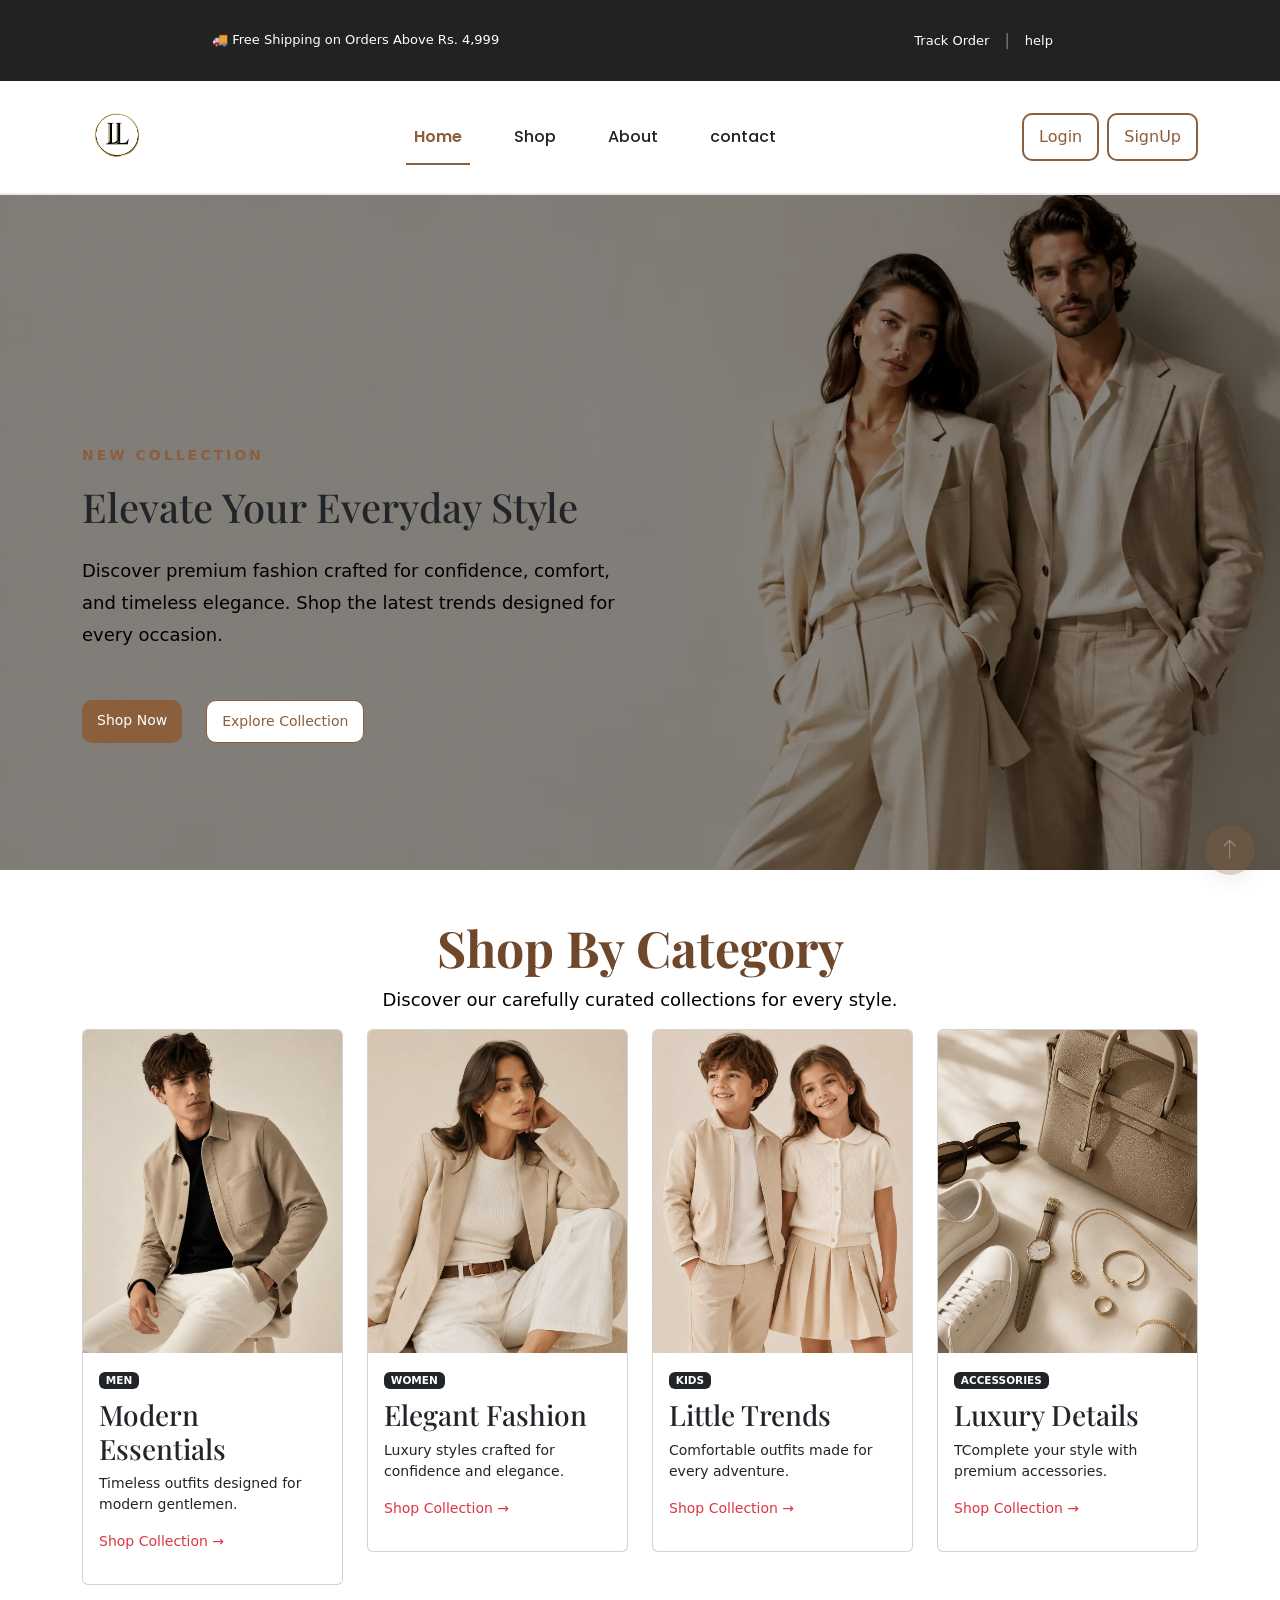
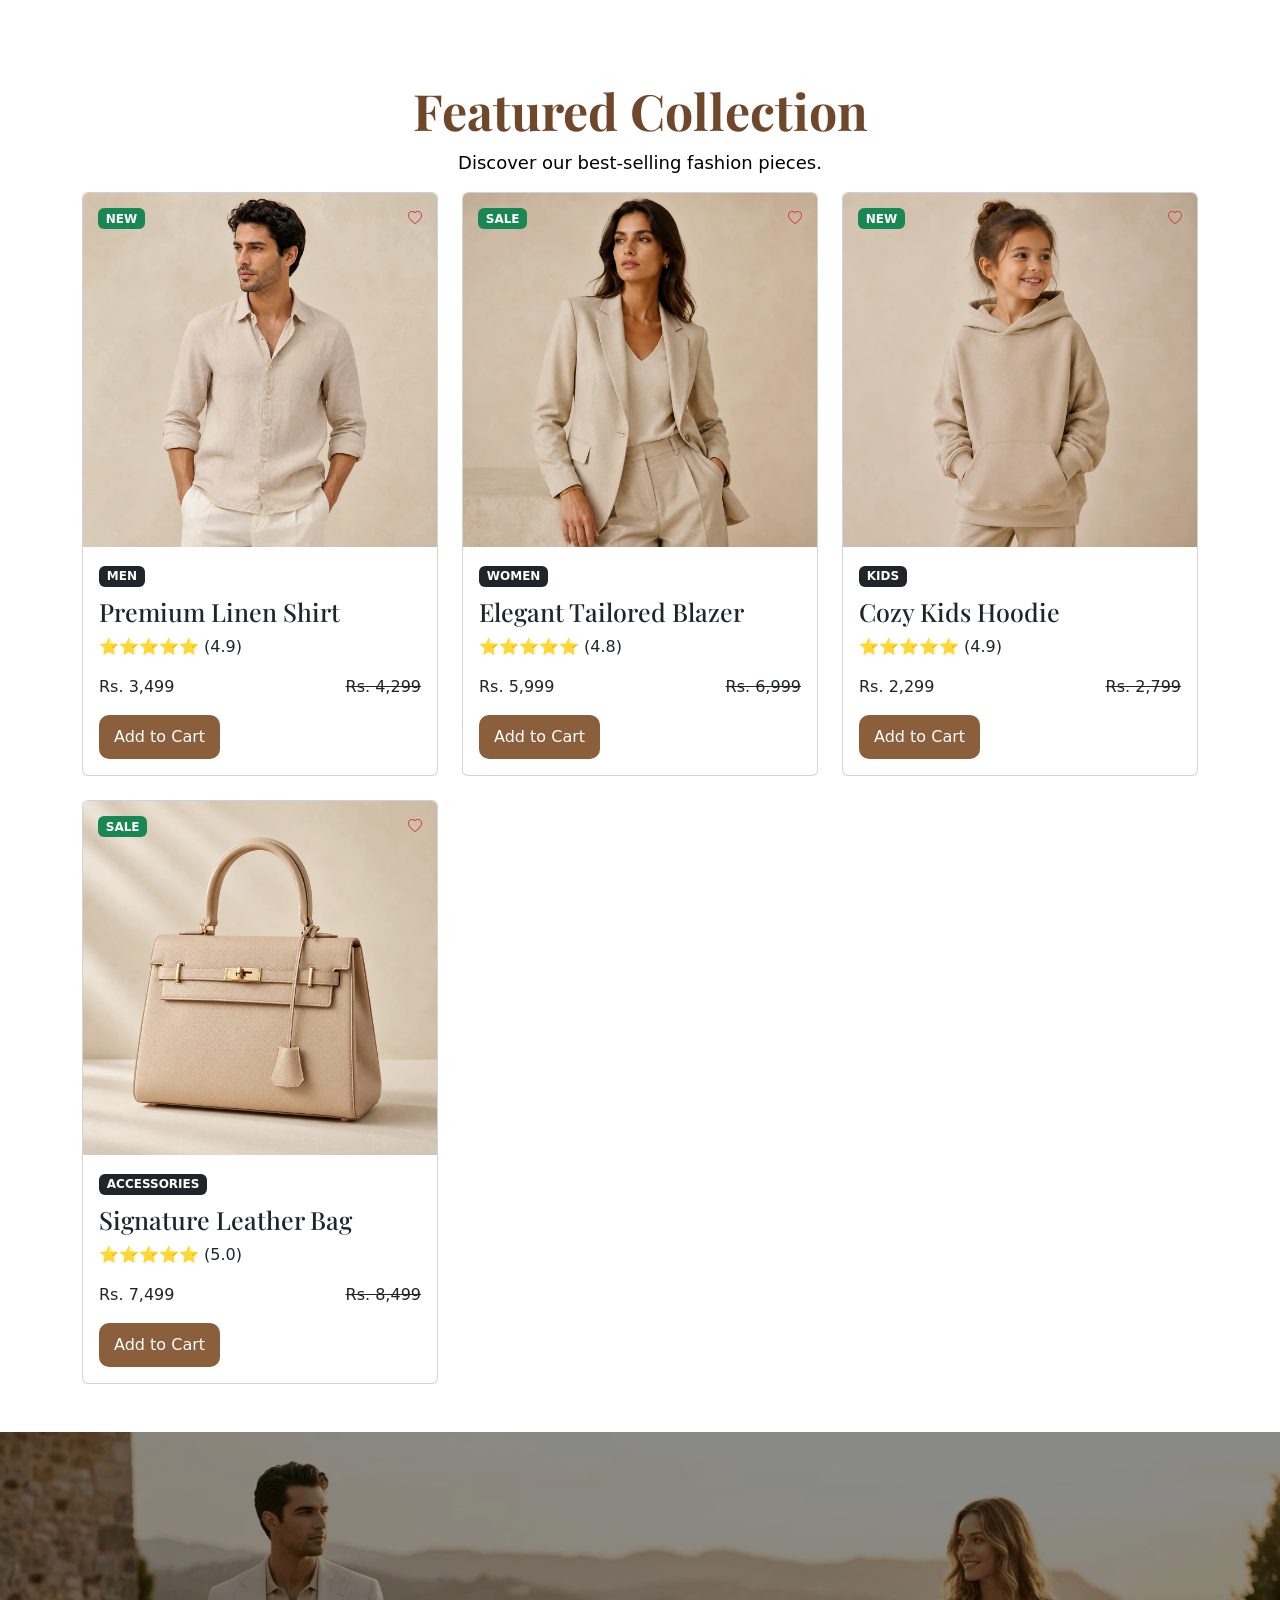
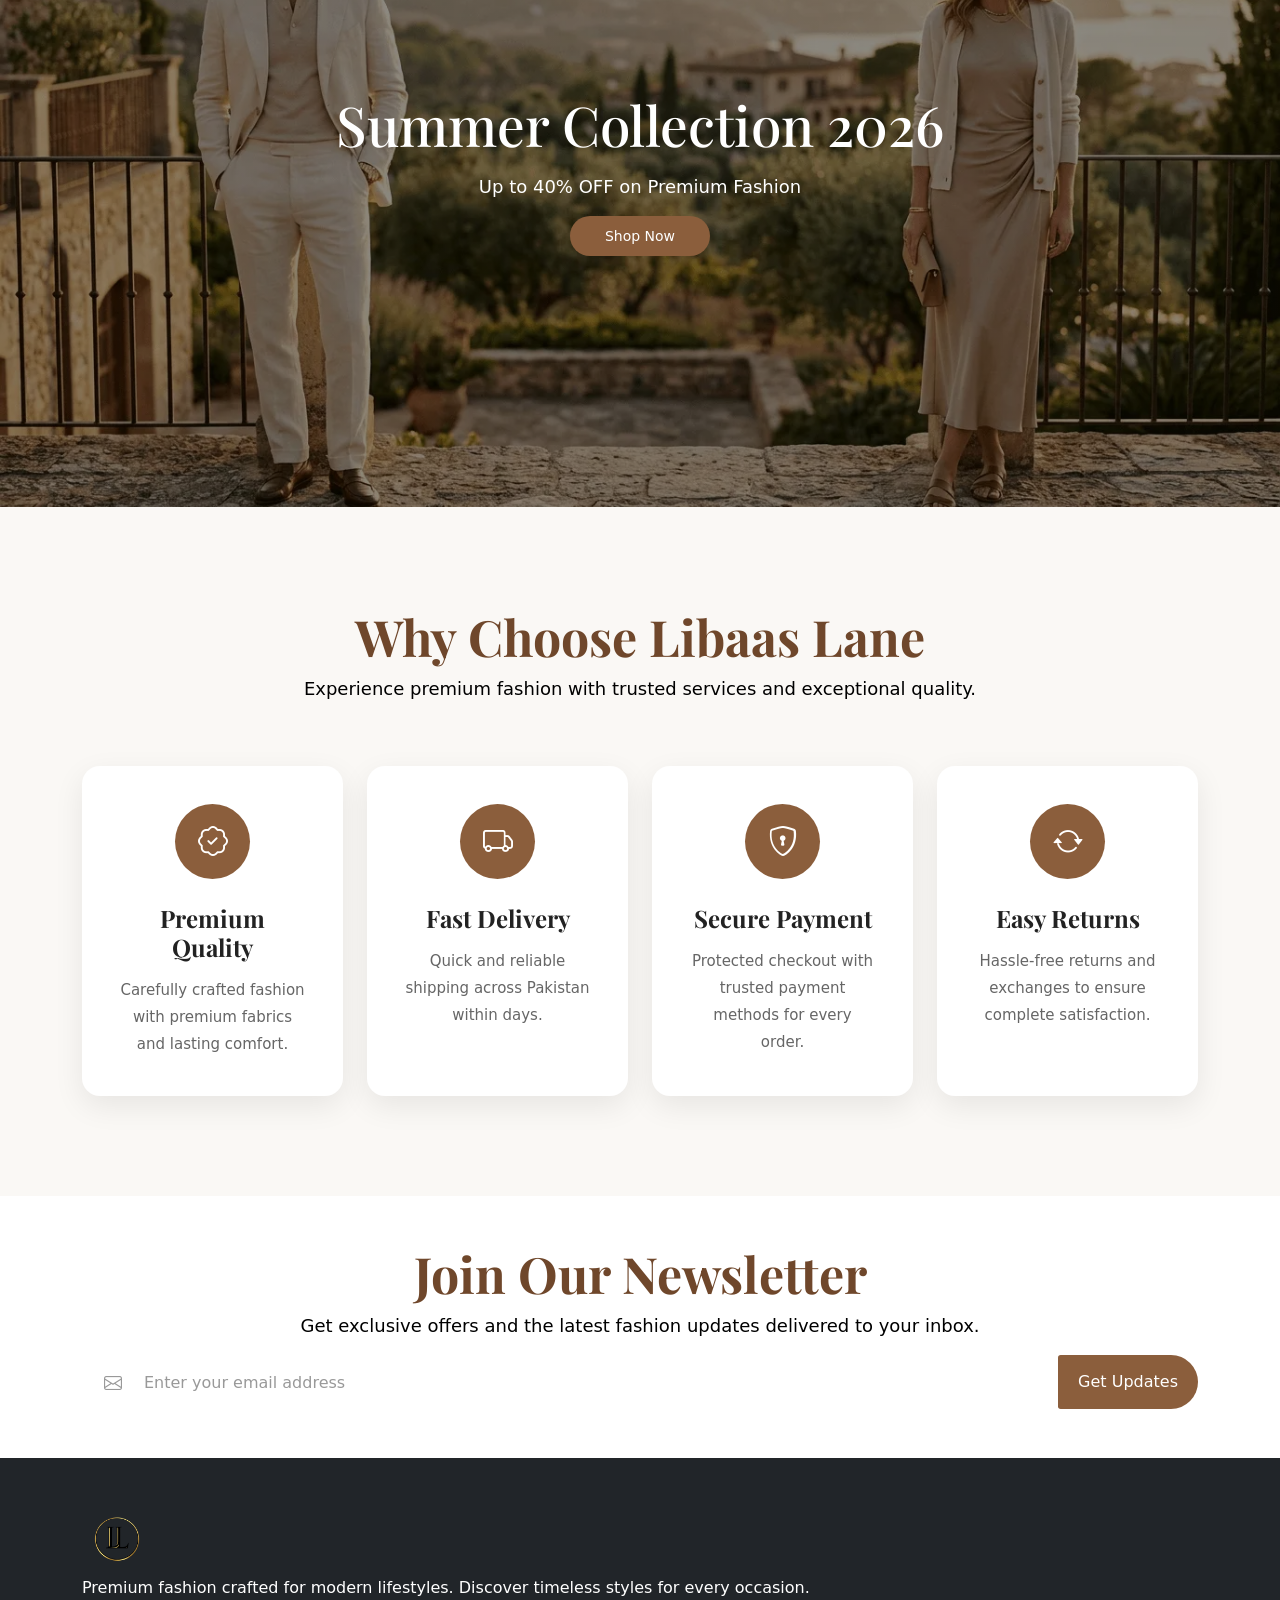
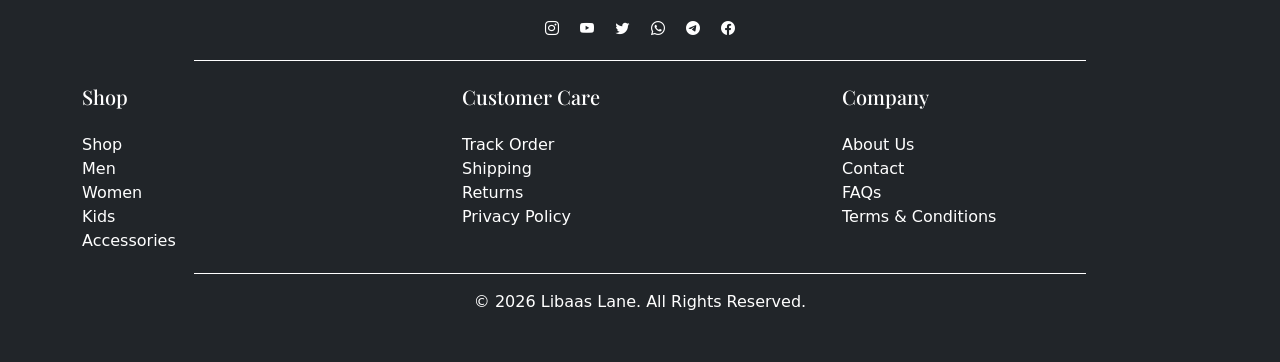
<file: index.html>
<!DOCTYPE html>
<html lang="en">

<head>
    <meta charset="UTF-8">
    <meta name="viewport" content="width=device-width, initial-scale=1.0">
    <title>Libaas Lane | Premium Fashion for Men, Women &amp; Kids</title>
    <meta name="description"
        content="Shop premium fashion at Libaas Lane - timeless clothing and accessories for men, women, and kids. Free shipping on orders above Rs. 4,999.">
    <meta name="robots" content="index, follow">
    <link rel="canonical" href="https://sufyangammerking-art.github.io/Libaas-Lane/index.html">

    <!-- Open Graph -->
    <meta property="og:type" content="website">
    <meta property="og:site_name" content="Libaas Lane">
    <meta property="og:title" content="Libaas Lane | Premium Fashion for Men, Women &amp; Kids">
    <meta property="og:description"
        content="Shop premium fashion at Libaas Lane - timeless clothing and accessories for men, women, and kids. Free shipping on orders above Rs. 4,999.">
    <meta property="og:url" content="https://sufyangammerking-art.github.io/Libaas-Lane/index.html">
    <meta property="og:image" content="https://sufyangammerking-art.github.io/Libaas-Lane/images/logo.webp">
    <meta name="google-site-verification" content="El_pROEWQezRngmyEXrCKxePM0loVDtFFIt8WUud4bw" />

    <!-- Twitter Card -->
    <meta name="twitter:card" content="summary_large_image">
    <meta name="twitter:title" content="Libaas Lane | Premium Fashion for Men, Women &amp; Kids">
    <meta name="twitter:description"
        content="Shop premium fashion at Libaas Lane - timeless clothing and accessories for men, women, and kids.">
    <meta name="twitter:image" content="https://sufyangammerking-art.github.io/Libaas-Lane/images/logo.webp">

    <meta name="theme-color" content="#8B5E3C">

    <link rel="preconnect" href="https://fonts.googleapis.com">
    <link rel="preconnect" href="https://fonts.gstatic.com" crossorigin>
    <link rel="preconnect" href="https://cdn.jsdelivr.net">
    <link rel="preconnect" href="https://code.jquery.com">
    <link rel="shortcut icon" href="images/favicon.webp" type="image/webp">

    <link rel="shortcut icon" href="images/favicon.webp" type="image/webp">


    <link rel="preload" href="css/style.css" as="style" onload="this.onload=null;this.rel='stylesheet'">

    <noscript>
        <link rel="stylesheet" href="css/style.css">
    </noscript>
    <link rel="stylesheet" href="css/media.css">
    <link rel="stylesheet" href="bootstrap/bootstrap.min.css">
    <link
        href="https://fonts.googleapis.com/css2?family=Playfair+Display:wght@600;700;800&family=Poppins:wght@300;400;500;600;700&display=swap"
        rel="stylesheet">
    <link rel="stylesheet" href="https://cdn.jsdelivr.net/npm/bootstrap-icons@1.13.1/font/bootstrap-icons.min.css">

    <script type="application/ld+json">
    {
      "@context": "https://schema.org",
      "@type": "Organization",
      "name": "Libaas Lane",
      "url": "https://sufyangammerking-art.github.io/Libaas-Lane/",
      "logo": "https://sufyangammerking-art.github.io/Libaas-Lane/images/logo.webp"
    }
    </script>
    <script type="application/ld+json">
    {
      "@context": "https://schema.org",
      "@type": "WebSite",
      "name": "Libaas Lane",
      "url": "https://sufyangammerking-art.github.io/Libaas-Lane/"
    }
    </script>
</head>

<body>
    <header class="position-sticky top-0">
        <div class="container-fluid topbar">
            <div class="row">
                <div class="col-12">
                    <div class="d-flex justify-content-around align-items-center">
                        <div>
                            <p>🚚 Free Shipping on Orders Above Rs. 4,999</p>
                        </div>
                        <div>
                            <a href="#">Track Order</a><span>|</span><a href="#">help</a>
                        </div>
                    </div>
                </div>
            </div>
        </div>
        <nav class="navbar navbar-expand-lg py-3 navbar-light">
            <div class="container">
                <a class="navbar-brand" href="#hero">
                    <img width="600" height="600" loading="eager" fetchpriority="high" decoding="async"
                        src="images/logo.webp" alt="Libaas Lane logo" class="logo">
                </a>
                <button class="navbar-toggler" type="button" data-bs-target="#menu" data-bs-toggle="collapse"
                    aria-controls="menu" aria-expanded="false" aria-label="Toggle navigation">
                    <span class="navbar-toggler-icon"></span>
                </button>
                <div class="collapse navbar-collapse" id="menu">
                    <ul class="navbar-nav mx-auto">
                        <li class="nav-item"><a class="nav-link nav-a active" href="index.html">Home</a></li>
                        <li class="nav-item"><a class="nav-link nav-a" href="Shop.html">Shop</a></li>
                        <li class="nav-item"><a class="nav-link nav-a" href="about.html">About</a></li>
                        <li class="nav-item"><a class="nav-link nav-a" href="contact.html">contact</a></li>
                    </ul>
                    <div class="d-flex gap-2 mt-lg-0 mt-3">
                        <button data-bs-target="#login" data-bs-toggle="modal" type="button"
                            class="btn-outline">Login</button>
                        <button data-bs-target="#signup" data-bs-toggle="modal" type="button"
                            class="btn-outline">SignUp</button>
                    </div>
                </div>
            </div>
        </nav>
    </header>
    <main>
        <section class="hero-sec" id="hero">
            <div class="hero-bg  container-fluid">
                <div class="container">
                    <div class="row">
                        <div class="col-lg-6 mt-md-5">
                            <span>NEW COLLECTION</span>
                            <h1 class="mt-md-3">Elevate Your
                                Everyday Style</h1>
                            <p class="mt-md-4 text-black">
                                Discover premium fashion crafted for confidence,
                                comfort, and timeless elegance. Shop the latest
                                trends designed for every occasion.
                            </p>
                            <div class="d-flex gap-4 mt-md-5 mb-lg-4">
                                <a href="Shop.html" class="shopnowindex">Shop Now</a>
                                <a href="Shop.html#products" class="excoll">Explore Collection </a>
                            </div>
                        </div>
                    </div>
                </div>
            </div>
        </section>
        <section class="s-b-c container-fluid py-5">
            <div class="container">
                <div class="row">
                    <div class="col-12">
                        <h2 class="sec-h">Shop By Category</h2>
                        <p class="sec-sbt">Discover our carefully curated collections for every style.</p>
                    </div>
                </div>
                <div class="row g-4">
                    <div class="col-lg-3 col-md-4 col-6">
                        <a href="Shop.html#men" class="text-decoration-none s-b-c-main">
                            <div class="card overflow-hidden">
                                <img width="600" height="600" loading="lazy" decoding="async" src="images/men.webp"
                                    alt="Men's fashion collection">
                                <div class="card-body">
                                    <label class="badge bg-dark">MEN</label>
                                    <h3 class="card-title mt-2">Modern Essentials</h3>
                                    <p class="card-text">Timeless outfits designed for modern gentlemen.</p>
                                    <p class="text-danger">Shop Collection →</p>
                                </div>
                            </div>
                        </a>
                    </div>
                    <div class="col-lg-3 col-md-4 col-6">
                        <a href="Shop.html#women" class="text-decoration-none s-b-c-main">
                            <div class="card overflow-hidden">
                                <img width="600" height="600" loading="lazy" decoding="async" src="images/women.webp"
                                    alt="Women's fashion collection">
                                <div class="card-body">
                                    <label class="badge bg-dark">WOMEN</label>
                                    <h3 class="card-title mt-2">Elegant Fashion</h3>
                                    <p class="card-text">Luxury styles crafted for confidence and elegance.</p>
                                    <p class="text-danger">Shop Collection →</p>
                                </div>
                            </div>
                        </a>
                    </div>
                    <div class="col-lg-3 col-md-4 col-6">
                        <a href="Shop.html#kids" class="text-decoration-none s-b-c-main">
                            <div class="card overflow-hidden">
                                <img width="600" height="600" loading="lazy" decoding="async" src="images/kids.webp"
                                    alt="Kids' fashion collection">
                                <div class="card-body">
                                    <label class="badge bg-dark">KIDS</label>
                                    <h3 class="card-title mt-2">Little Trends</h3>
                                    <p class="card-text">Comfortable outfits made for every adventure.</p>
                                    <p class="text-danger">Shop Collection →</p>
                                </div>
                            </div>
                        </a>
                    </div>
                    <div class="col-lg-3 col-md-4 col-6">
                        <a href="Shop.html#accessories" class="text-decoration-none s-b-c-main">
                            <div class="card overflow-hidden">
                                <img width="600" height="600" loading="lazy" decoding="async"
                                    src="images/accessories.webp" alt="Fashion accessories collection">
                                <div class="card-body">
                                    <label class="badge bg-dark">ACCESSORIES</label>
                                    <h3 class="card-title mt-2">Luxury Details</h3>
                                    <p class="card-text">TComplete your style with premium accessories.</p>
                                    <p class="text-danger">Shop Collection →</p>
                                </div>
                            </div>
                        </a>
                    </div>
                </div>
            </div>
        </section>
        <section class="f-p container-fluid py-5">
            <div class="container">
                <div class="row">
                    <div class="col-12">
                        <h2 class="sec-h">Featured Collection</h2>
                        <p class="sec-sbt">Discover our best-selling fashion pieces.</p>
                    </div>
                </div>
                <div class="row gy-4">
                    <div class="col-lg-4 col-6">
                        <div class="card fp-card">
                            <div class="fp-main">
                                <span class="badge bg-success fp-b">NEW</span>
                                <a href="#" class="whislist" aria-label="Add to wishlist">
                                    <i class="bi bi-heart text-danger" aria-hidden="true"></i>
                                </a>
                                <img width="600" height="600" loading="lazy" decoding="async" src="images/fp-1.webp"
                                    class="card-img-top" alt="Premium Linen Shirt - Men | Libaas Lane">
                            </div>
                            <div class="card-body">
                                <span class="badge bg-dark ctg">MEN</span>
                                <h3 class="card-title">Premium Linen Shirt</h3>
                                <p>⭐⭐⭐⭐⭐ (4.9)</p>
                                <div class="d-flex justify-content-between fp-price">
                                    <p>Rs. 3,499</p>
                                    <p><del>Rs. 4,299</del></p>
                                </div>
                                <button class="adtocart" data-bs-target="#login" data-bs-toggle="modal"
                                    type="button">Add to
                                    Cart</button>
                            </div>
                        </div>
                    </div>
                    <div class="col-lg-4 col-6">
                        <div class="card fp-card">
                            <div class="fp-main">
                                <span class="badge bg-success fp-b">SALE</span>
                                <a href="#" class="whislist" aria-label="Add to wishlist">
                                    <i class="bi bi-heart text-danger" aria-hidden="true"></i>
                                </a>
                                <img width="600" height="600" loading="lazy" decoding="async" src="images/fp-2.webp"
                                    class="card-img-top" alt="Elegant Tailored Blazer - Women | Libaas Lane">
                            </div>
                            <div class="card-body">
                                <span class="badge bg-dark ctg">WOMEN</span>
                                <h3 class="card-title">Elegant Tailored Blazer</h3>
                                <p>⭐⭐⭐⭐⭐ (4.8)</p>
                                <div class="d-flex justify-content-between fp-price">
                                    <p>Rs. 5,999</p>
                                    <p><del>Rs. 6,999</del></p>
                                </div>
                                <button class="adtocart" data-bs-target="#login" data-bs-toggle="modal"
                                    type="button">Add to
                                    Cart</button>
                            </div>
                        </div>
                    </div>
                    <div class="col-lg-4 col-6">
                        <div class="card fp-card">
                            <div class="fp-main">
                                <span class="badge bg-success fp-b">NEW</span>
                                <a href="#" class="whislist" aria-label="Add to wishlist">
                                    <i class="bi bi-heart text-danger" aria-hidden="true"></i>
                                </a>
                                <img width="600" height="600" loading="lazy" decoding="async" src="images/fp-3.webp"
                                    class="card-img-top" alt="Cozy Kids Hoodie - Kids | Libaas Lane">
                            </div>
                            <div class="card-body">
                                <span class="badge bg-dark pctg">KIDS</span>
                                <h3 class="card-title">Cozy Kids Hoodie</h3>
                                <p>⭐⭐⭐⭐⭐ (4.9)</p>
                                <div class="d-flex justify-content-between fp-price">
                                    <p>Rs. 2,299</p>
                                    <p><del>Rs. 2,799</del></p>
                                </div>
                                <button class="adtocart" data-bs-target="#login" data-bs-toggle="modal"
                                    type="button">Add to
                                    Cart</button>
                            </div>
                        </div>
                    </div>
                    <div class="col-lg-4 col-6">
                        <div class="card fp-card">
                            <div class="fp-main">
                                <span class="badge bg-success fp-b">SALE</span>
                                <a href="#" class="whislist" aria-label="Add to wishlist">
                                    <i class="bi bi-heart text-danger" aria-hidden="true"></i>
                                </a>
                                <img width="600" height="600" loading="lazy" decoding="async" src="images/fp-4.webp"
                                    class="card-img-top" alt="Signature Leather Bag - Accessories | Libaas Lane">
                            </div>
                            <div class="card-body">
                                <span class="badge bg-dark ctg">ACCESSORIES</span>
                                <h3 class="card-title">Signature Leather Bag</h3>
                                <p>⭐⭐⭐⭐⭐ (5.0)</p>
                                <div class="d-flex justify-content-between fp-price">
                                    <p>Rs. 7,499</p>
                                    <p><del>Rs. 8,499</del></p>
                                </div>
                                <button class="adtocart" data-bs-target="#login" data-bs-toggle="modal"
                                    type="button">Add to
                                    Cart</button>
                            </div>
                        </div>
                    </div>
                </div>
            </div>
            </div>
        </section>
        <div class="container-fluid promo-banner">
            <div class="container">
                <div class="row">
                    <div class="col-12 promo-content">
                        <h2 class="mb-md-3 mb-2">Summer Collection 2026</h2>
                        <p class="mb-md-4 mb-3">Up to 40% OFF on Premium Fashion</p>
                        <a href="Shop.html" class="promo-btn mb-3">Shop Now</a>
                    </div>
                </div>
            </div>
        </div>
        <section class="container-fluid w-c-us">
            <div class="container">

                <div class="row">
                    <div class="col-12 text-center mb-5">
                        <h2 class="sec-h">Why Choose Libaas Lane</h2>
                        <p class="sec-sbt">
                            Experience premium fashion with trusted services and exceptional quality.
                        </p>
                    </div>
                </div>

                <div class="row gx-4">

                    <div class="col-lg-3 col-md-6 col-12">
                        <div class="card why-card h-100">
                            <div class="card-body">
                                <div class="icon-box">
                                    <i class="bi bi-patch-check"></i>
                                </div>
                                <h3 class="card-title">Premium Quality</h3>
                                <p class="card-text">
                                    Carefully crafted fashion with premium fabrics and lasting comfort.
                                </p>
                            </div>
                        </div>
                    </div>

                    <div class="col-lg-3 col-md-6 col-12">
                        <div class="card why-card h-100">
                            <div class="card-body">
                                <div class="icon-box">
                                    <i class="bi bi-truck"></i>
                                </div>
                                <h3 class="card-title">Fast Delivery</h3>
                                <p class="card-text">
                                    Quick and reliable shipping across Pakistan within days.
                                </p>
                            </div>
                        </div>
                    </div>

                    <div class="col-lg-3 col-md-6 col-12">
                        <div class="card why-card h-100">
                            <div class="card-body">
                                <div class="icon-box">
                                    <i class="bi bi-shield-lock"></i>
                                </div>
                                <h3 class="card-title">Secure Payment</h3>
                                <p class="card-text">
                                    Protected checkout with trusted payment methods for every order.
                                </p>
                            </div>
                        </div>
                    </div>

                    <div class="col-lg-3 col-md-6 col-12">
                        <div class="card why-card h-100">
                            <div class="card-body">
                                <div class="icon-box">
                                    <i class="bi bi-arrow-repeat"></i>
                                </div>
                                <h3 class="card-title">Easy Returns</h3>
                                <p class="card-text">
                                    Hassle-free returns and exchanges to ensure complete satisfaction.
                                </p>
                            </div>
                        </div>
                    </div>

                </div>

            </div>
        </section>
        <section class="container-fluid newsletter py-5">
            <div class="container">
                <div class="row">
                    <div class="col-12">
                        <h2 class="sec-h">Join Our Newsletter</h2>
                        <p class="sec-sbt">Get exclusive offers and the latest
                            fashion updates delivered to your inbox.</p>
                    </div>
                </div>
                <div class="row">
                    <div class="col-12 text-center">
                        <div class="newsletter-input">
                            <form action="#">
                                <i class="bi bi-envelope" aria-hidden="true"></i>
                                <input type="email" name="email" id="newsletteremail"
                                    placeholder="Enter your email address">
                                <button type="submit">Get Updates</button>
                            </form>
                        </div>
                    </div>
                </div>
            </div>
        </section>
        <div class="modal" id="login">
            <div class="modal-dialog">
                <div class="modal-content">
                    <div class="modal-header">
                        <h4 class="text-center modal-head">Login to Your Account </h4>
                        <button class="btn-close btn-login-close" data-bs-dismiss="modal" aria-label="Close"></button>
                    </div>
                    <div class="modal-body">
                        <div class="d-flex flex-column justify-content-center align-items-center">
                            <div>
                                <img width="600" height="600" src="images/logo.webp" loading="lazy" decoding="async"
                                    alt="Libaas Lane logo" class="logo">
                            </div>
                            <h3 class="heading"> Welcome Back 👋</h3>
                            <p class="sbt">Sign in to continue shopping</p>
                        </div>
                        <form action="#">
                            <div class="mb-4">
                                <label for="email" class="form-label">Email Address</label>
                                <div class="input-group">
                                    <span class="input-group-text"><i class="input-icon bi bi-envelope-fill"></i></span>
                                    <input type="email" name="email" id="email" class="form-control"
                                        placeholder="your@email.com" required>
                                </div>
                            </div>
                            <div class="mb-4">
                                <label for="password" class="form-label">Password</label>
                                <div class="input-group">
                                    <span class="input-group-text"><i class="input-icon bi bi-lock-fill"></i></span>
                                    <input type="password" name="password" id="password" class="form-control"
                                        placeholder="***************" required>
                                    <a href="#" class="input-group-text"><i class="input-icon bi bi-eye"></i></a>
                                </div>
                            </div>
                            <div class="loginline d-flex justify-content-between">
                                <div class="form-check mb-4 d-flex align-items-center gap-2">
                                    <input type="checkbox" name="remember" id="remember" class="form-check-input">
                                    <label for="remember" class="form-check-label">Remember me</label>
                                </div>
                                <a href="#" class="text-decoration-none">Forgot Password?</a>
                            </div>
                            <button class="w-100 mb-4 loginbtn" type="submit">Login</button>
                            <div class="d-flex justify-content-center"><span class="orline">────────────────</span>
                                <p class="or">OR</p> <span class="orline">────────────────</span>
                            </div>
                            <div class="">
                                <button class="w-100 mb-2 googlebtn position-relative"><i
                                        class="bi bi-google me-2 position-absolute google-icon"></i>Continue with <span
                                        class="google-1">G</span><span class="google-2">o</span><span
                                        class="google-3">o</span><span class="google-4">g</span><span
                                        class="google-5">l</span><span class="google-6">e</span></button>
                            </div>
                            <button class="w-100 mb-4 facebookbtn position-relative  btn btn-primary"><i
                                    class="bi bi-facebook me-2 position-absolute facebook-icon"></i>Continue with
                                Facebook</button>
                            <div class="d-flex gap-2">
                                <p>Don't have an account?</p> <a class="text-decoration-none" href="#"
                                    data-bs-toggle="modal" data-bs-target="#signup">Register</a>
                            </div>
                        </form>
                    </div>
                </div>
            </div>
        </div>
        <div class="modal" id="signup">
            <div class="modal-dialog">
                <div class="modal-content">
                    <div class="modal-header">
                        <h4 class="text-center modal-head">Register Your Account </h4>
                        <button class="btn-close btn-login-close" data-bs-dismiss="modal" aria-label="Close"></button>
                    </div>
                    <div class="modal-body">
                        <div class="d-flex flex-column justify-content-center align-items-center">
                            <div>
                                <img width="600" height="600" src="images/logo.webp" loading="lazy" decoding="async"
                                    alt="Libaas Lane logo" class="logo">
                            </div>
                            <h3 class="heading">👤 Welcome to Libaas Lane</h3>
                            <p class="sbt">Create your account to start shopping.</p>
                        </div>
                        <form action="#">
                            <div class="mb-4">
                                <label for="name" class="form-label">Full Name</label>
                                <input type="text" name="name" id="name" class="form-control"
                                    placeholder="Enter Your Full Name" required>
                            </div>
                            <div class="mb-4">
                                <label for="email1" class="form-label">Email Address</label>
                                <div class="input-group">
                                    <span class="input-group-text"><i class="input-icon bi bi-envelope-fill"></i></span>
                                    <input type="email" name="email" id="email1" class="form-control"
                                        placeholder="your@email.com" required>
                                </div>
                            </div>
                            <div class="mb-4">

                                <label for="password-signup" class="form-label">Password</label>

                                <div class="input-group">

                                    <input type="password" name="password" id="password-signup" class="form-control"
                                        placeholder="Enter Your Password" required>

                                    <a href="#" class="input-group-text"><i class="input-icon bi bi-eye"></i></a>

                                </div>

                                <label for="passwordconfirm" class="form-label">Password</label>

                                <div class="input-group">

                                    <input type="password" name="password" id="passwordconfirm" class="form-control"
                                        placeholder="Re-enter Your Password" required>

                                    <a href="#" class="input-group-text"><i class="input-icon bi bi-eye"></i></a>

                                </div>

                            </div>
                            <div class="loginline d-flex justify-content-between">
                                <div class="form-check mb-4 d-flex gap-2">
                                    <input type="checkbox" name="remember" id="agree" class="form-check-input">
                                    <label for="agree" class="form-check-label">I agree to the Terms & Conditions
                                    </label>
                                </div>
                                <a href="#" class="text-decoration-none">Forgot Password?</a>
                            </div>
                            <button class="w-100 mb-4 signupbtn" type="submit">Create Account</button>
                            <div class="d-flex justify-content-center"><span class="orline">──────</span>
                                <p class="or">OR Continue With</p> <span class="orline">──────</span>
                            </div>
                            <div>
                                <button class="w-100 mb-2 googlebtn position-relative"><i
                                        class="bi bi-google me-2 position-absolute google-icon"></i> Create Account
                                    <span class="google-1">G</span><span class="google-2">o</span><span
                                        class="google-3">o</span><span class="google-4">g</span><span
                                        class="google-5">l</span><span class="google-6">e</span></button>
                            </div>
                            <button class="w-100 mb-4 facebookbtn position-relative  btn btn-primary"><i
                                    class="bi bi-facebook me-2 position-absolute facebook-icon"></i>Continue with
                                Facebook</button>
                            <div class="d-flex gap-2">
                                <p> Already have an account?</p> <a class="text-decoration-none" href="#"
                                    data-bs-toggle="modal" data-bs-target="#login">Sign in</a>
                            </div>
                        </form>
                    </div>
                </div>
            </div>
        </div>
        <button id="backToTop" type="button" aria-label="Back to top">
            <i class="bi bi-arrow-up" aria-hidden="true"></i>
        </button>
    </main>
    <footer class="container-fluid foot py-5 bg-dark">
        <div class="container">
            <div class="row align-items-center">
                <div class="col-12">
                    <img width="600" height="600" loading="lazy" decoding="async" src="images/logo.webp" class="logo"
                        alt="Libaas Lane logo">
                </div>
                <div class="col-12">
                    <p class="text-white">Premium fashion crafted for modern lifestyles.
                        Discover timeless styles for every occasion.</p>
                </div>
                <div class="col-12 text-center">
   <a href=""><i class="bi bi-instagram text-white mx-2" aria-hidden="true"></i></a>
                    <a href=""><i class="bi bi-youtube text-white mx-2" aria-hidden="true"></i></a>
                    <a href=""><i class="bi bi-twitter text-white mx-2" aria-hidden="true"></i></a>
                    <a href="https://wa.me/923114143566"><i class="bi bi-whatsapp text-white mx-2" aria-hidden="true"></i></a>
                    <a href=""><i class="bi bi-telegram text-white mx-2" aria-hidden="true"></i></a>
                    <a href=""><i class="bi bi-facebook text-white mx-2" aria-hidden="true"></i></a>
                </div>

            </div>
            <div class="hr"></div>
            <div class="row">
                <div class="col-lg-4 col-md-6 col-12 text-md-start text-center">
                    <div class="foot-main text-white mt-4">
                        <h5 class="mb-4">Shop</h5>
                        <a href="Shop.html" class="nav-link">Shop</a>
                        <a href="Shop.html#men" class="nav-link">Men </a>
                        <a href="Shop.html#women" class="nav-link">Women </a>
                        <a href="Shop.html#kids" class="nav-link">Kids </a>
                        <a href="Shop.html#accessories" class="nav-link">Accessories </a>
                    </div>
                </div>
                <div class="col-lg-4 col-md-6 col-12 text-md-start text-center">
                    <div class="foot-main text-white mt-4">
                        <h5 class="mb-4">Customer Care</h5>
                        <a href="#" class="nav-link">Track Order </a>
                        <a href="#" class="nav-link">Shipping </a>
                        <a href="#" class="nav-link">Returns </a>
                        <a href="#" class="nav-link">Privacy Policy </a>
                    </div>
                </div>
                <div class="col-lg-4 col-md-6 col-12 text-md-start text-center">
                    <div class="foot-main text-white mt-4">
                        <h5 class="mb-4">Company</h5>
                        <a href="about.html" class="nav-link">About Us</a>
                        <a href="contact.html" class="nav-link">Contact</a>
                        <a href="#" class="nav-link">FAQs</a>
                        <a href="#" class="nav-link">Terms & Conditions</a>
                    </div>
                </div>
            </div>
            <div class="hr"></div>
            <div class="row">
                <div class="col-12 text-white text-center mt-3">© 2026 Libaas Lane. All Rights Reserved.</div>
            </div>
        </div>
    </footer>
    <script src="https://code.jquery.com/jquery-3.7.1.min.js"></script>
    <script defer src="bootstrap/bootstrap.bundle.min.js"></script>
    <script defer src="jquery.js"></script>
</body>

</html>
</file>
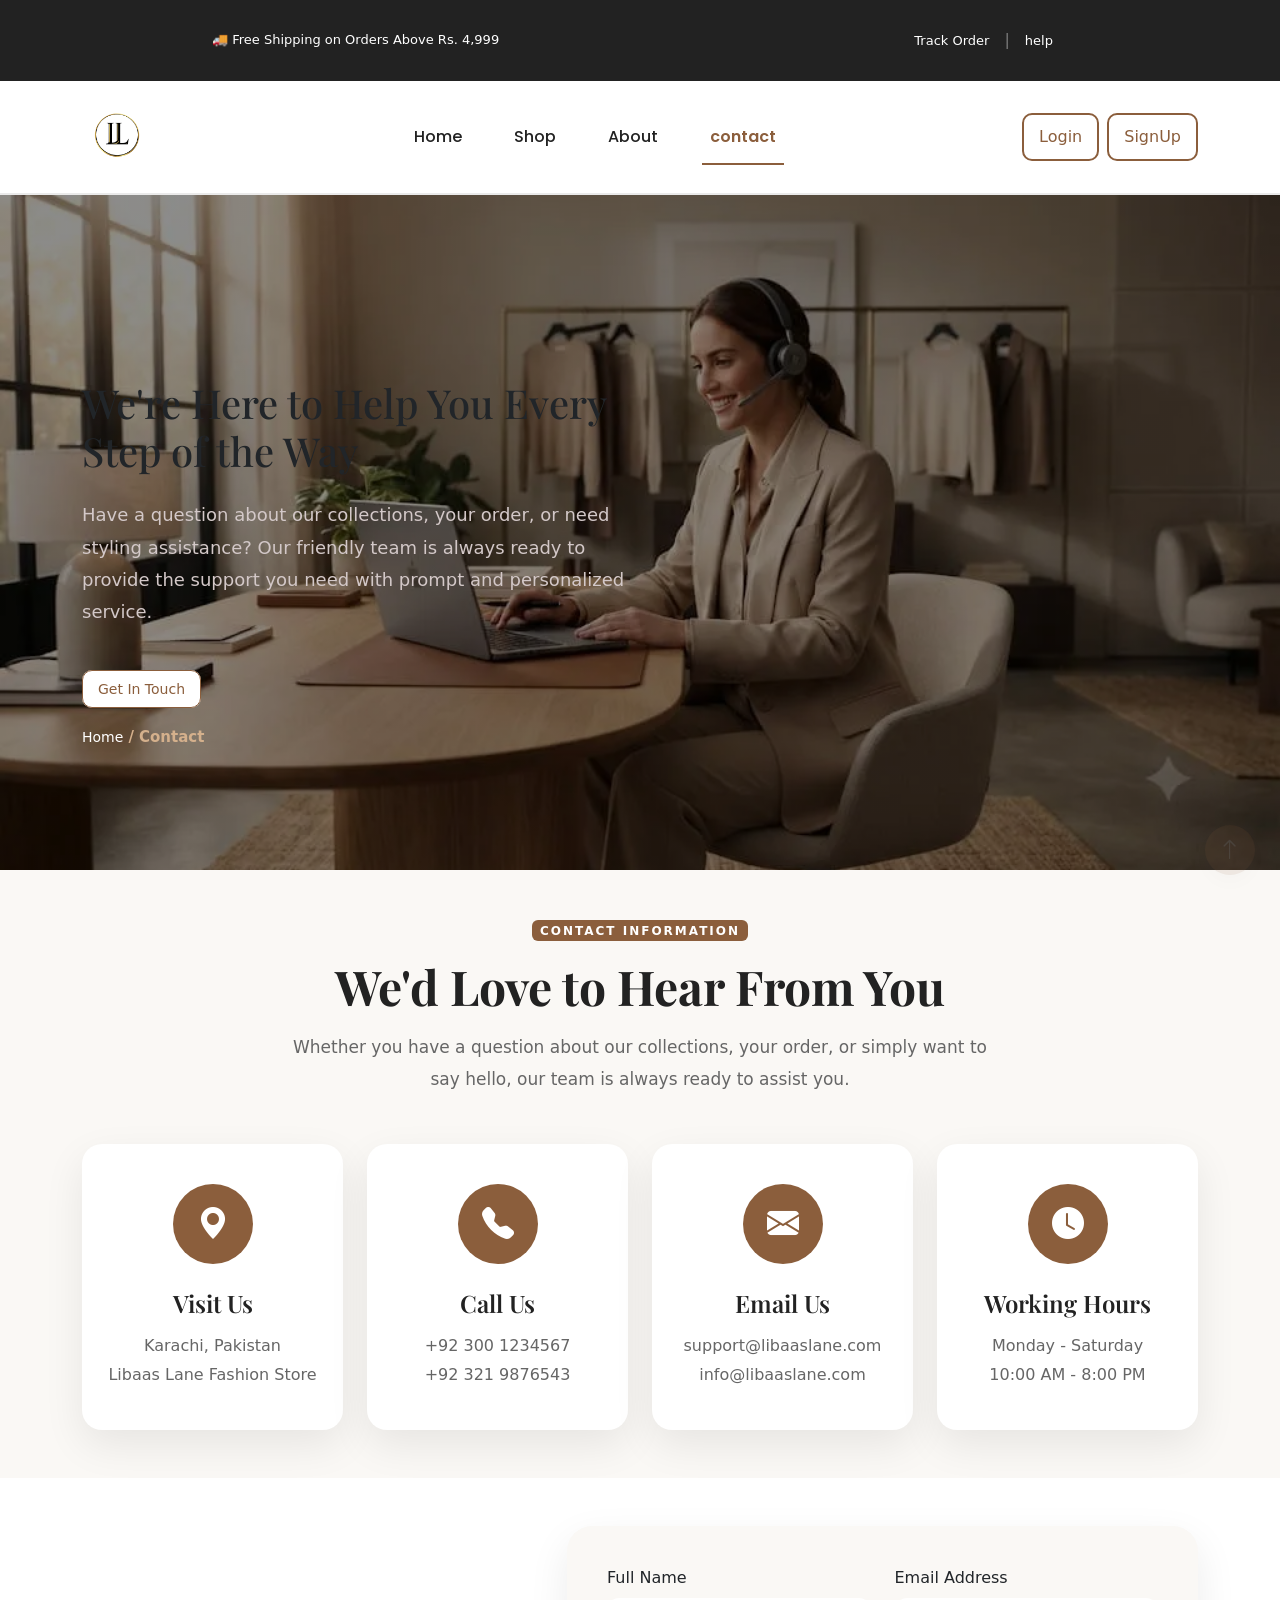
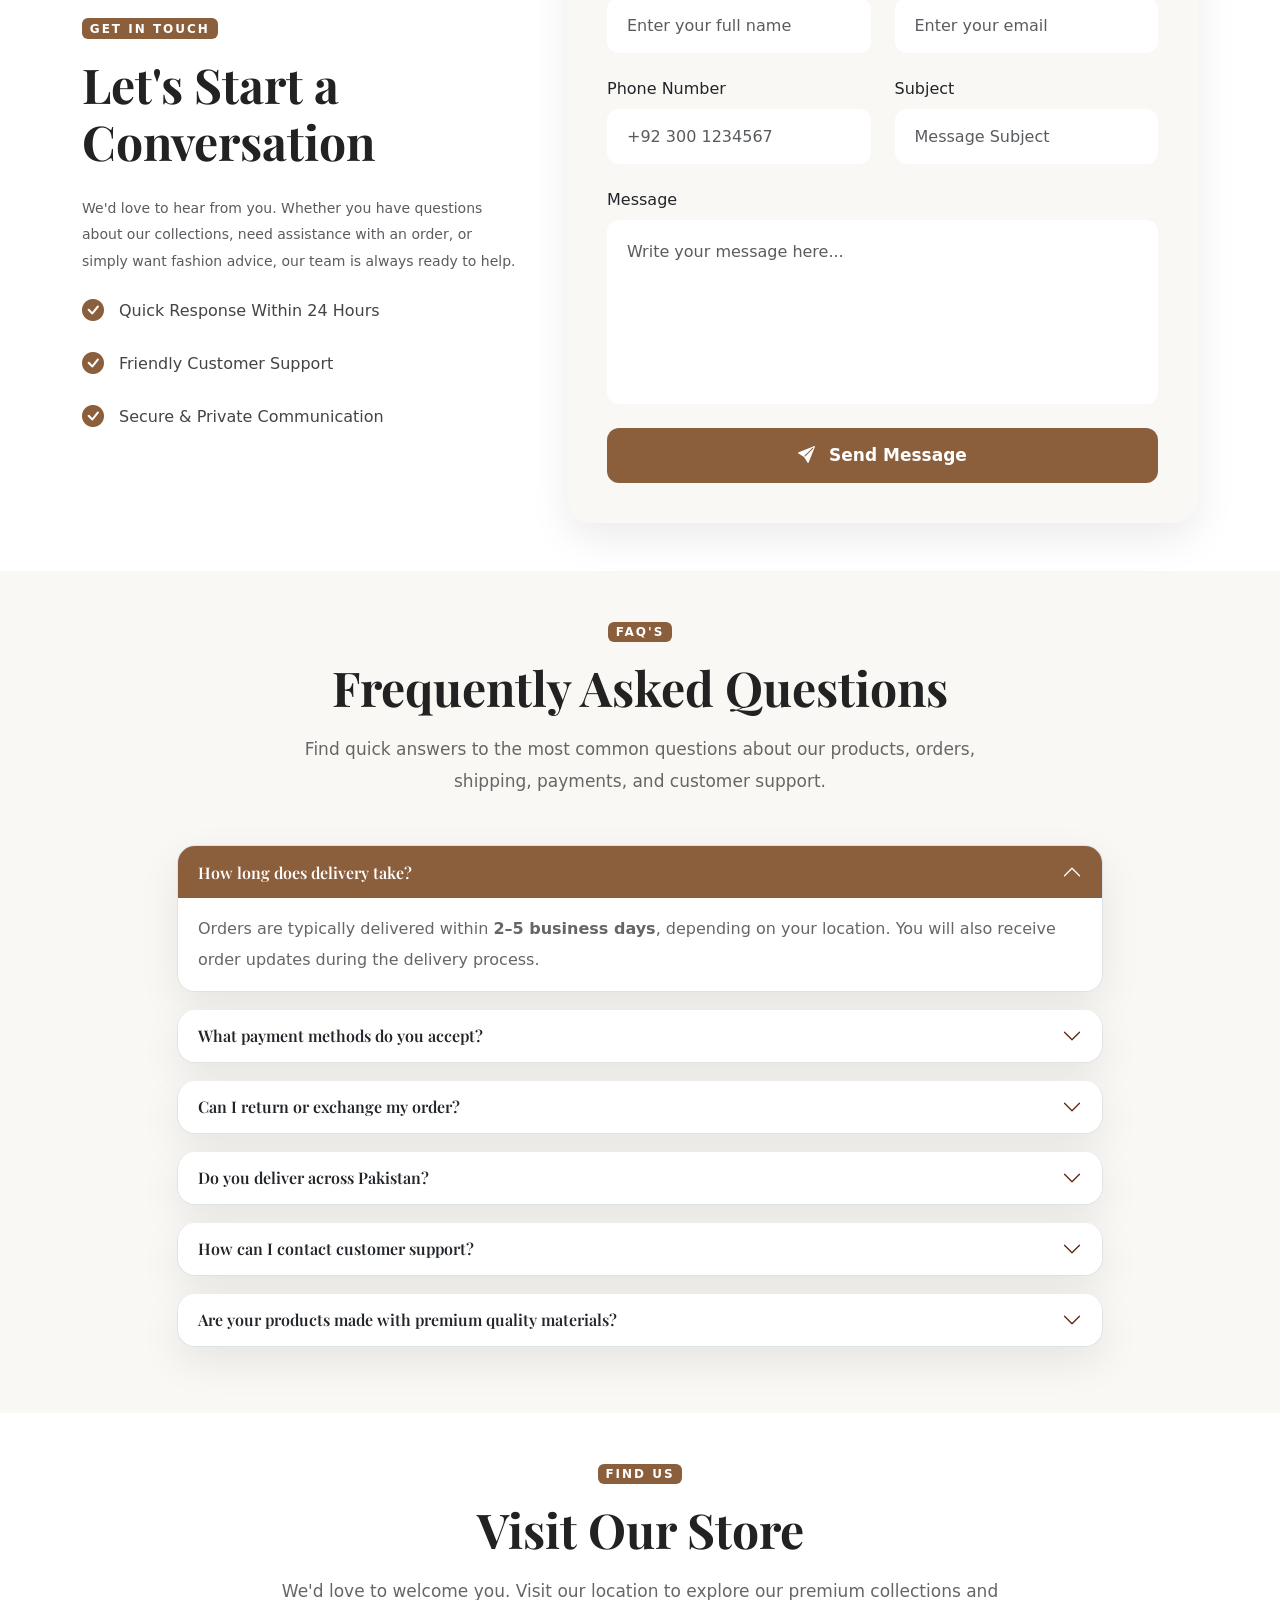
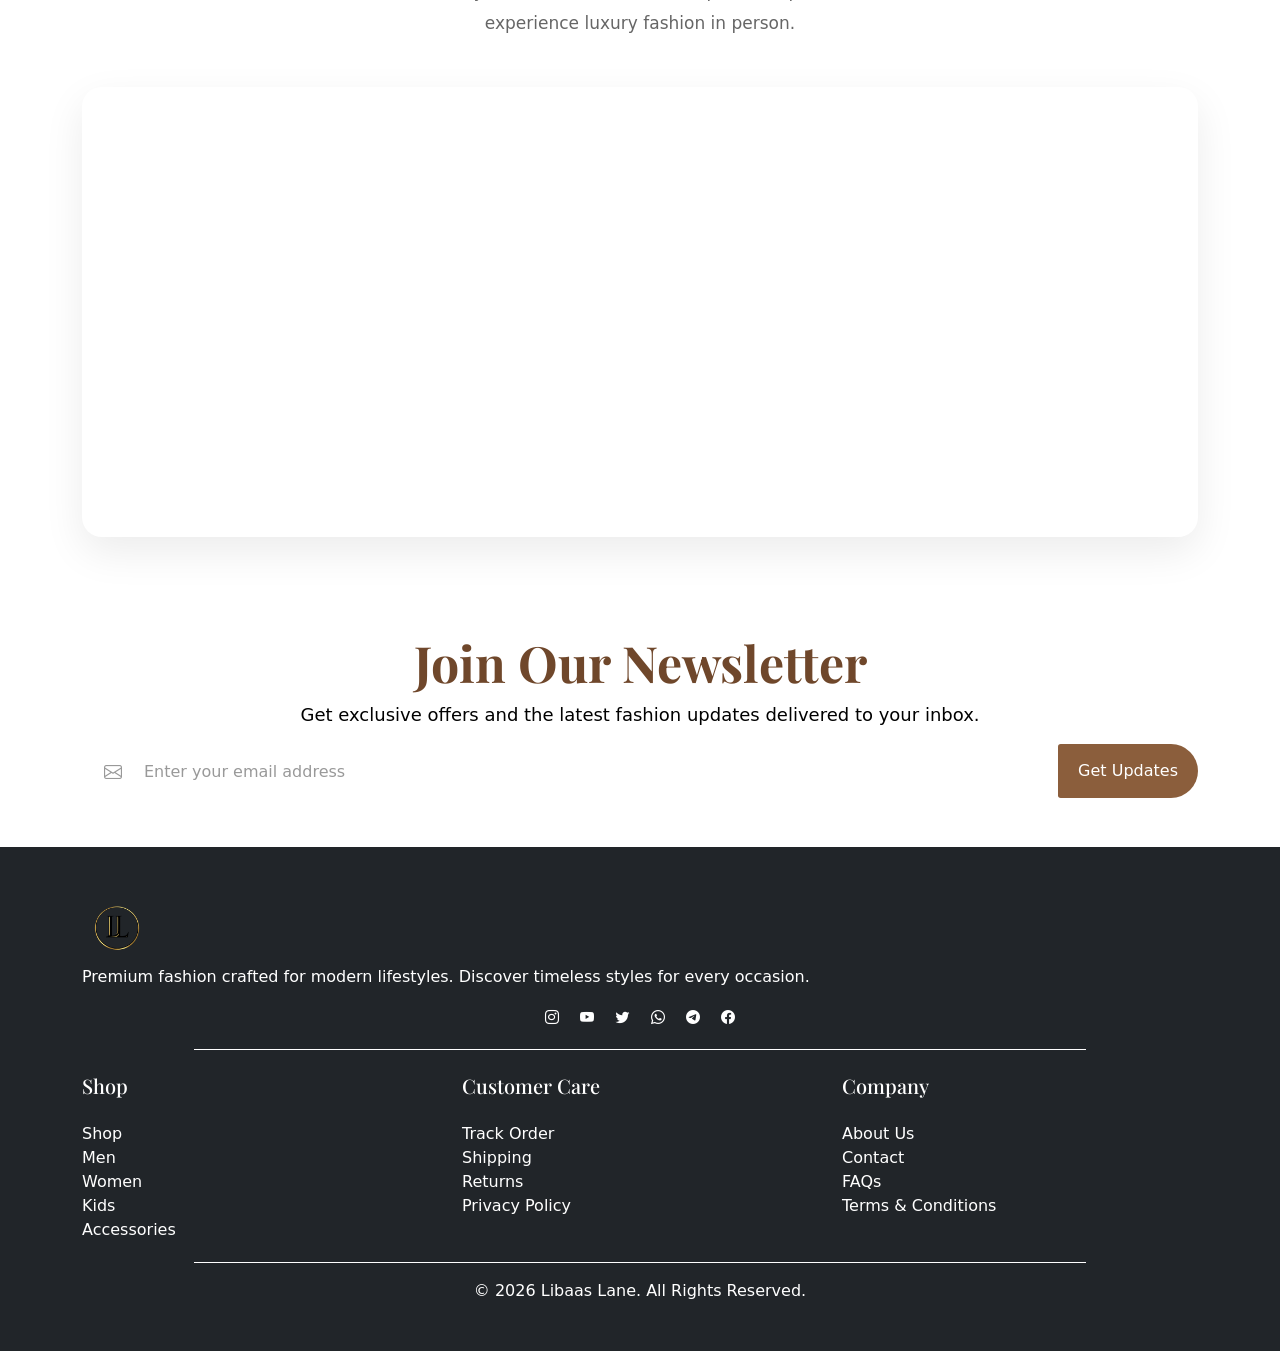
<file: contact.html>
<!DOCTYPE html>
<html lang="en">

<head>
    <meta charset="UTF-8">
    <meta name="viewport" content="width=device-width, initial-scale=1.0">
    <title>Contact Us | Libaas Lane - Get In Touch</title>
    <meta name="description"
        content="Contact Libaas Lane for questions about orders, shipping, or styling advice. Visit our Karachi store, call, email, or use our online contact form.">
    <meta name="robots" content="index, follow">
    <link rel="canonical" href="https://sufyangammerking-art.github.io/Libaas-Lane/contact.html">

    <!-- Open Graph -->
    <meta property="og:type" content="website">
    <meta property="og:site_name" content="Libaas Lane">
    <meta property="og:title" content="Contact Us | Libaas Lane - Get In Touch">
    <meta property="og:description"
        content="Contact Libaas Lane for questions about orders, shipping, or styling advice. Visit our Karachi store, call, email, or use our online contact form.">
    <meta property="og:url" content="https://sufyangammerking-art.github.io/Libaas-Lane/contact.html">
    <meta property="og:image" content="https://sufyangammerking-art.github.io/Libaas-Lane/images/logo.webp">

    <!-- Twitter Card -->
    <meta name="twitter:card" content="summary_large_image">
    <meta name="twitter:title" content="Contact Us | Libaas Lane - Get In Touch">
    <meta name="twitter:description"
        content="Contact Libaas Lane for questions about orders, shipping, or styling advice.">
    <meta name="twitter:image" content="https://sufyangammerking-art.github.io/Libaas-Lane/images/logo.webp">

    <meta name="theme-color" content="#8B5E3C">

    <link rel="preconnect" href="https://fonts.googleapis.com">
    <link rel="preconnect" href="https://fonts.gstatic.com" crossorigin>
    <link rel="preconnect" href="https://cdn.jsdelivr.net">
    <link rel="preconnect" href="https://code.jquery.com">
    <link rel="shortcut icon" href="images/favicon.webp" type="image/webp">


    <link rel="stylesheet" href="css/style.css">
    <link rel="stylesheet" href="css/media.css">
    <link rel="stylesheet" href="bootstrap/bootstrap.min.css">
    <link
        href="https://fonts.googleapis.com/css2?family=Playfair+Display:wght@600;700;800&family=Poppins:wght@300;400;500;600;700&display=swap"
        rel="stylesheet">
    <link rel="stylesheet" href="https://cdn.jsdelivr.net/npm/bootstrap-icons@1.13.1/font/bootstrap-icons.min.css">

    <script type="application/ld+json">
    {
      "@context": "https://schema.org",
      "@type": "BreadcrumbList",
      "itemListElement": [
        { "@type": "ListItem", "position": 1, "name": "Home", "item": "https://sufyangammerking-art.github.io/Libaas-Lane/index.html" },
        { "@type": "ListItem", "position": 2, "name": "Contact", "item": "https://sufyangammerking-art.github.io/Libaas-Lane/contact.html" }
      ]
    }
    </script>
    <script type="application/ld+json">
    {
      "@context": "https://schema.org",
      "@type": "ClothingStore",
      "name": "Libaas Lane",
      "address": {
        "@type": "PostalAddress",
        "addressLocality": "Karachi",
        "addressCountry": "PK"
      },
      "telephone": "+92-300-1234567",
      "email": "support@libaaslane.com",
      "url": "https://sufyangammerking-art.github.io/Libaas-Lane/"
    }
    </script>
</head>

<body>
    <header class="position-sticky top-0">
        <div class="container-fluid topbar">
            <div class="row">
                <div class="col-12">
                    <div class="d-flex justify-content-around align-items-center">
                        <div>
                            <p>🚚 Free Shipping on Orders Above Rs. 4,999</p>
                        </div>
                        <div>
                            <a href="#">Track Order</a><span>|</span><a href="#">help</a>
                        </div>
                    </div>
                </div>
            </div>
        </div>
        <nav class="navbar navbar-expand-lg py-3 navbar-light">
            <div class="container">
                <a class="navbar-brand" href="#hero">
                    <img width="600"
height="600"src="images/logo.webp" loading="eager" fetchpriority="high" decoding="async" alt="Libaas Lane logo" class="logo">
                </a>
                <button class="navbar-toggler" type="button" data-bs-target="#menu" data-bs-toggle="collapse" aria-controls="menu" aria-expanded="false" aria-label="Toggle navigation">
                    <span class="navbar-toggler-icon"></span>
                </button>
                <div class="collapse navbar-collapse" id="menu">
                    <ul class="navbar-nav mx-auto">
                        <li class="nav-item"><a class="nav-link nav-a" href="index.html">Home</a></li>
                        <li class="nav-item"><a class="nav-link nav-a" href="Shop.html">Shop</a></li>
                        <li class="nav-item"><a class="nav-link nav-a" href="about.html">About</a></li>
                        <li class="nav-item"><a class="nav-link nav-a active" href="contact.html">contact</a></li>
                    </ul>
                                        <div class="d-flex gap-2 mt-lg-0 mt-3">
                        <button data-bs-target="#login" data-bs-toggle="modal" type="button"
                            class="btn-outline">Login</button>
                        <button data-bs-target="#signup" data-bs-toggle="modal" type="button"
                            class="btn-outline">SignUp</button>
                    </div>
                </div>
            </div>
        </nav>
    </header>
    <section class="about-hero-sec" id="hero">
        <div class="about-hero-bg contact-hero-bg  container-fluid">
            <div class="container">
                <div class="row">
                    <div class="col-lg-6 col-12 mt-md-5 text-lg-start text-center">
                        <h1 class="mt-md-3"> We're Here to Help You Every Step of the Way</h1>
                        <p class="mt-md-4 text-black">
                            Have a question about our collections, your order,
                        or need styling assistance? Our friendly team is
                        always ready to provide the support you need with
                        prompt and personalized service.</p>
                        <div class="gap-4 mt-md-5 mb-lg-4">
                            <a href="#contact-form" class="excoll">Get In Touch</a>
                        </div>
                        <div class="mt-3">
                                                    <a href="index.html" class="text-white">Home</a>
                        <span class="bshop">/</span>
                        <span class="active bshop">Contact</span>
                        </div>
                    </div>
                </div>
            </div>
        </div>
    </section>
    <!-- =========================
      CONTACT INFORMATION
========================= -->

<section class="contact-info py-5" id="contact-info">

    <div class="container">

        <!-- Heading -->

        <div class="row mb-5 text-center">

            <div class="col-lg-8 mx-auto">

                <span class="badge contact-badge">
                    CONTACT INFORMATION
                </span>

                <h2 class="contact-heading mt-3">
                    We'd Love to Hear From You
                </h2>

                <p class="contact-subtitle mt-3">
                    Whether you have a question about our collections, your order,
                    or simply want to say hello, our team is always ready to assist you.
                </p>

            </div>

        </div>

        <!-- Cards -->

        <div class="row g-4">

            <!-- Address -->

            <div class="col-lg-3 col-md-6">

                <div class="contact-card text-center h-100">

                    <div class="contact-icon">
                        <i class="bi bi-geo-alt-fill"></i>
                    </div>

                    <h4>Visit Us</h4>

                    <p>
                        Karachi, Pakistan<br>
                        Libaas Lane Fashion Store
                    </p>

                </div>

            </div>

            <!-- Phone -->

            <div class="col-lg-3 col-md-6">

                <div class="contact-card text-center h-100">

                    <div class="contact-icon">
                        <i class="bi bi-telephone-fill"></i>
                    </div>

                    <h4>Call Us</h4>

                    <p>
                        +92 300 1234567<br>
                        +92 321 9876543
                    </p>

                </div>

            </div>

            <!-- Email -->

            <div class="col-lg-3 col-md-6">

                <div class="contact-card text-center h-100">

                    <div class="contact-icon">
                        <i class="bi bi-envelope-fill"></i>
                    </div>

                    <h4>Email Us</h4>

                    <p>
                        support@libaaslane.com<br>
                        info@libaaslane.com
                    </p>

                </div>

            </div>

            <!-- Working Hours -->

            <div class="col-lg-3 col-md-6">

                <div class="contact-card text-center h-100">

                    <div class="contact-icon">
                        <i class="bi bi-clock-fill"></i>
                    </div>

                    <h4>Working Hours</h4>

                    <p>
                        Monday - Saturday<br>
                        10:00 AM - 8:00 PM
                    </p>

                </div>

            </div>

        </div>

    </div>

</section>
<!-- =========================
        CONTACT FORM
========================= -->

<section class="contact-form-sec container-fluid py-5" id="contact-form">

    <div class="container">

        <div class="row g-5 align-items-center">

            <!-- Left Side -->

            <div class="col-lg-5 col-12">

                <span class="badge form-badge">
                    GET IN TOUCH
                </span>

                <h2 class="form-heading mt-3">
                    Let's Start a Conversation
                </h2>

                <p class="form-text mt-4">
                    We'd love to hear from you. Whether you have questions about
                    our collections, need assistance with an order, or simply want
                    fashion advice, our team is always ready to help.
                </p>

                <div class="contact-feature">

                    <i class="bi bi-check-circle-fill"></i>

                    <span>Quick Response Within 24 Hours</span>

                </div>

                <div class="contact-feature">

                    <i class="bi bi-check-circle-fill"></i>

                    <span>Friendly Customer Support</span>

                </div>

                <div class="contact-feature">

                    <i class="bi bi-check-circle-fill"></i>

                    <span>Secure & Private Communication</span>

                </div>

            </div>

            <!-- Right Side -->

            <div class="col-lg-7 col-12">

                <div class="contact-form-card">

                    <form autocomplete="off">

                        <div class="row g-4">

                            <div class="col-md-6">

                                <label class="form-label">
                                    Full Name
                                </label>

                                <input required type="text"
                                    class="form-control contact-input"
                                    placeholder="Enter your full name">

                            </div>

                            <div class="col-md-6">

                                <label class="form-label">
                                    Email Address
                                </label>

                                <input required type="email"
                                    class="form-control contact-input"
                                    placeholder="Enter your email">

                            </div>

                            <div class="col-md-6">

                                <label class="form-label">
                                    Phone Number
                                </label>

                                <input required type="number"
                                    class="form-control contact-input"
                                    placeholder="+92 300 1234567">

                            </div>

                            <div class="col-md-6">

                                <label class="form-label">
                                    Subject
                                </label>

                                <input required type="text"
                                    class="form-control contact-input"
                                    placeholder="Message Subject">

                            </div>

                            <div class="col-12">

                                <label class="form-label">
                                    Message
                                </label>

                                <textarea
                                    class="form-control contact-input"
                                    rows="6"
                                    required
                                    placeholder="Write your message here..."></textarea>

                            </div>

                            <div class="col-12">

                                <button type="submit" class="send-btn">

                                    <i class="bi bi-send-fill me-2"></i>

                                    Send Message

                                </button>

                            </div>

                        </div>

                    </form>

                </div>

            </div>

        </div>

    </div>

</section>
<!-- =========================
            FAQ
========================= -->

<section class="faq-sec py-5">

    <div class="container">

        <!-- Heading -->

        <div class="row mb-5 text-center">

            <div class="col-lg-8 mx-auto">

                <span class="badge faq-badge">
                    FAQ'S
                </span>

                <h2 class="faq-heading mt-3">
                    Frequently Asked Questions
                </h2>

                <p class="faq-text mt-3">
                    Find quick answers to the most common questions about our
                    products, orders, shipping, payments, and customer support.
                </p>

            </div>

        </div>

        <!-- Accordion -->

        <div class="row justify-content-center">

            <div class="col-lg-10">

                <div class="accordion" id="faqAccordion">

                    <!-- 1 -->

                    <div class="accordion-item faq-item">

                        <h3 class="accordion-header">

                            <button class="accordion-button"
                                type="button"
                                data-bs-toggle="collapse"
                                data-bs-target="#faq1">

                                How long does delivery take?

                            </button>

                        </h3>

                        <div id="faq1"
                            class="accordion-collapse collapse show"
                            data-bs-parent="#faqAccordion">

                            <div class="accordion-body">

                                Orders are typically delivered within
                                <strong>2–5 business days</strong>,
                                depending on your location. You will also
                                receive order updates during the delivery process.

                            </div>

                        </div>

                    </div>

                    <!-- 2 -->

                    <div class="accordion-item faq-item">

                        <h3 class="accordion-header">

                            <button class="accordion-button collapsed"
                                type="button"
                                data-bs-toggle="collapse"
                                data-bs-target="#faq2">

                                What payment methods do you accept?

                            </button>

                        </h3>

                        <div id="faq2"
                            class="accordion-collapse collapse"
                            data-bs-parent="#faqAccordion">

                            <div class="accordion-body">

                                We accept Cash on Delivery (COD), Bank
                                Transfer, Debit/Credit Cards, and other
                                secure online payment methods.

                            </div>

                        </div>

                    </div>

                    <!-- 3 -->

                    <div class="accordion-item faq-item">

                        <h3 class="accordion-header">

                            <button class="accordion-button collapsed"
                                type="button"
                                data-bs-toggle="collapse"
                                data-bs-target="#faq3">

                                Can I return or exchange my order?

                            </button>

                        </h3>

                        <div id="faq3"
                            class="accordion-collapse collapse"
                            data-bs-parent="#faqAccordion">

                            <div class="accordion-body">

                                Yes. We offer a simple return and exchange
                                policy within 7 days of receiving your
                                order, provided the product is unused and
                                in its original condition.

                            </div>

                        </div>

                    </div>

                    <!-- 4 -->

                    <div class="accordion-item faq-item">

                        <h3 class="accordion-header">

                            <button class="accordion-button collapsed"
                                type="button"
                                data-bs-toggle="collapse"
                                data-bs-target="#faq4">

                                Do you deliver across Pakistan?

                            </button>

                        </h3>

                        <div id="faq4"
                            class="accordion-collapse collapse"
                            data-bs-parent="#faqAccordion">

                            <div class="accordion-body">

                                Yes. We proudly deliver our premium
                                collections to customers across Pakistan
                                through trusted courier partners.

                            </div>

                        </div>

                    </div>

                    <!-- 5 -->

                    <div class="accordion-item faq-item">

                        <h3 class="accordion-header">

                            <button class="accordion-button collapsed"
                                type="button"
                                data-bs-toggle="collapse"
                                data-bs-target="#faq5">

                                How can I contact customer support?

                            </button>

                        </h3>

                        <div id="faq5"
                            class="accordion-collapse collapse"
                            data-bs-parent="#faqAccordion">

                            <div class="accordion-body">

                                You can contact us through our Contact
                                Form, Email, or Phone during our business
                                hours. Our support team is always happy to
                                assist you.

                            </div>

                        </div>

                    </div>

                    <!-- 6 -->

                    <div class="accordion-item faq-item">

                        <h3 class="accordion-header">

                            <button class="accordion-button collapsed"
                                type="button"
                                data-bs-toggle="collapse"
                                data-bs-target="#faq6">

                                Are your products made with premium quality materials?

                            </button>

                        </h3>

                        <div id="faq6"
                            class="accordion-collapse collapse"
                            data-bs-parent="#faqAccordion">

                            <div class="accordion-body">

                                Absolutely. Every Libaas Lane product is
                                carefully selected and crafted using
                                premium-quality materials to ensure
                                comfort, durability, and timeless style.

                            </div>

                        </div>

                    </div>

                </div>

            </div>

        </div>

    </div>

</section>
<!-- =========================
        GOOGLE MAP
========================= -->

<section class="map-sec py-5">

    <div class="container">

        <div class="row mb-5 text-center">

            <div class="col-lg-8 mx-auto">

                <span class="badge map-badge">
                    FIND US
                </span>

                <h2 class="map-heading mt-3">
                    Visit Our Store
                </h2>

                <p class="map-text mt-3">
                    We'd love to welcome you. Visit our location to explore
                    our premium collections and experience luxury fashion
                    in person.
                </p>

            </div>

        </div>

        <div class="row">

            <div class="col-12">

                <div class="map-wrapper">

                   <iframe
src="https://www.google.com/maps?q=Dolmen+Mall+Clifton,+Karachi&output=embed"
width="100%"
height="450"
style="border:0;"
allowfullscreen=""
loading="lazy"
decoding="async"
title="Libaas Lane store location - Dolmen Mall Clifton, Karachi"
referrerpolicy="no-referrer-when-downgrade">
</iframe>

                </div>

            </div>

        </div>

    </div>

</section>
    <section class="container-fluid newsletter py-5">
        <div class="container">
            <div class="row">
                <div class="col-12">
                    <h2 class="sec-h">Join Our Newsletter</h2>
                    <p class="sec-sbt">Get exclusive offers and the latest
                        fashion updates delivered to your inbox.</p>
                </div>
            </div>
            <div class="row">
                <div class="col-12 text-center">
                    <div class="newsletter-input">
                        <form action="#">
                            <i class="bi bi-envelope" aria-hidden="true"></i>
                            <input type="email" name="email" id="newsletteremail"
                                placeholder="Enter your email address">
                            <button type="submit">Get Updates</button>
                        </form>
                    </div>
                </div>
            </div>
        </div>
    </section>
    <!-- Back To Top Button -->

    <button id="backToTop" type="button" aria-label="Back to top">
        <i class="bi bi-arrow-up" aria-hidden="true"></i>
    </button>
    <footer class="container-fluid foot py-5 bg-dark">
        <div class="container">
            <div class="row align-items-center">
                <div class="col-12">
                    <img width="600"
height="600"loading="lazy" decoding="async" src="images/logo.webp" class="logo" alt="Libaas Lane logo">
                </div>
                <div class="col-12">
                    <p class="text-white">Premium fashion crafted for modern lifestyles.
                        Discover timeless styles for every occasion.</p>
                </div>
                <div class="col-12 text-center">
   <a href=""><i class="bi bi-instagram text-white mx-2" aria-hidden="true"></i></a>
                    <a href=""><i class="bi bi-youtube text-white mx-2" aria-hidden="true"></i></a>
                    <a href=""><i class="bi bi-twitter text-white mx-2" aria-hidden="true"></i></a>
                    <a href="https://wa.me/923114143566"><i class="bi bi-whatsapp text-white mx-2" aria-hidden="true"></i></a>
                    <a href=""><i class="bi bi-telegram text-white mx-2" aria-hidden="true"></i></a>
                    <a href=""><i class="bi bi-facebook text-white mx-2" aria-hidden="true"></i></a>
                </div>

            </div>
            <div class="hr"></div>
            <div class="row">
                <div class="col-lg-4 col-md-6 col-12 text-md-start text-center">
                    <div class="foot-main text-white mt-4">
                        <h5 class="mb-4">Shop</h5>
                        <a href="Shop.html" class="nav-link">Shop</a>
                        <a href="Shop.html#men" class="nav-link">Men </a>
                        <a href="Shop.html#women" class="nav-link">Women </a>
                        <a href="Shop.html#kids" class="nav-link">Kids </a>
                        <a href="Shop.html#accessories" class="nav-link">Accessories </a>
                    </div>
                </div>
                <div class="col-lg-4 col-md-6 col-12 text-md-start text-center">
                    <div class="foot-main text-white mt-4">
                        <h5 class="mb-4">Customer Care</h5>
                        <a href="#" class="nav-link">Track Order </a>
                        <a href="#" class="nav-link">Shipping </a>
                        <a href="#" class="nav-link">Returns </a>
                        <a href="#" class="nav-link">Privacy Policy </a>
                    </div>
                </div>
                <div class="col-lg-4 col-md-6 col-12 text-md-start text-center">
                    <div class="foot-main text-white mt-4">
                        <h5 class="mb-4">Company</h5>
                        <a href="about.html" class="nav-link">About Us</a>
                        <a href="contact.html" class="nav-link">Contact</a>
                        <a href="#" class="nav-link">FAQs</a>
                        <a href="#" class="nav-link">Terms & Conditions</a>
                    </div>
                </div>
            </div>
            <div class="hr"></div>
            <div class="row">
                <div class="col-12 text-white text-center mt-3">© 2026 Libaas Lane. All Rights Reserved.</div>
            </div>
        </div>
    </footer>
    <div class="modal" id="login">
        <div class="modal-dialog">
            <div class="modal-content">
                <div class="modal-header">
                    <h4 class="text-center modal-head">Login to Your Account </h4>
                    <button class="btn-close btn-login-close" data-bs-dismiss="modal" aria-label="Close"></button>
                </div>
                <div class="modal-body">
                    <div class="d-flex flex-column justify-content-center align-items-center">
                        <div>
                            <img width="600"
height="600"src="images/logo.webp" loading="lazy" decoding="async" alt="Libaas Lane logo" class="logo">
                        </div>
                        <h3 class="heading"> Welcome Back 👋</h3>
                        <p class="sbt">Sign in to continue shopping</p>
                    </div>
                    <form action="#">
                        <div class="mb-4">
                            <label for="email" class="form-label">Email Address</label>
                            <div class="input-group">
                                <span class="input-group-text"><i class="input-icon bi bi-envelope-fill"></i></span>
                                <input type="email" name="email" id="email" class="form-control"
                                    placeholder="your@email.com" required>
                            </div>
                        </div>
                        <div class="mb-4">
                            <label for="password" class="form-label">Password</label>
                            <div class="input-group">
                                <span class="input-group-text"><i class="input-icon bi bi-lock-fill"></i></span>
                                <input type="password" name="password" id="password" class="form-control"
                                    placeholder="***************" required>
                                <a href="#" class="input-group-text"><i class="input-icon bi bi-eye"></i></a>
                            </div>
                        </div>
                        <div class="loginline d-flex justify-content-between">
                            <div class="form-check mb-4 d-flex align-items-center gap-2">
                                <input type="checkbox" name="remember" id="remember" class="form-check-input">
                                <label for="remember" class="form-check-label">Remember me</label>
                            </div>
                            <a href="#" class="text-decoration-none">Forgot Password?</a>
                        </div>
                        <button class="w-100 mb-4 loginbtn" type="submit">Login</button>
                        <div class="d-flex justify-content-center"><span class="orline">────────────────</span>
                            <p class="or">OR</p> <span class="orline">────────────────</span>
                        </div>
                        <div class="">
                            <button class="w-100 mb-2 googlebtn position-relative"><i
                                    class="bi bi-google me-2 position-absolute google-icon"></i>Continue with <span
                                    class="google-1">G</span><span class="google-2">o</span><span
                                    class="google-3">o</span><span class="google-4">g</span><span
                                    class="google-5">l</span><span class="google-6">e</span></button>
                        </div>
                        <button class="w-100 mb-4 facebookbtn position-relative  btn btn-primary"><i
                                class="bi bi-facebook me-2 position-absolute facebook-icon"></i>Continue with
                            Facebook</button>
                        <div class="d-flex gap-2">
                            <p>Don't have an account?</p> <a class="text-decoration-none" href="#"
                                data-bs-toggle="modal" data-bs-target="#signup">Register</a>
                        </div>
                    </form>
                </div>
            </div>
        </div>
    </div>
    <div class="modal" id="signup">
        <div class="modal-dialog">
            <div class="modal-content">
                <div class="modal-header">
                    <h4 class="text-center modal-head">Register Your Account </h4>
                    <button class="btn-close btn-login-close" data-bs-dismiss="modal" aria-label="Close"></button>
                </div>
                <div class="modal-body">
                    <div class="d-flex flex-column justify-content-center align-items-center">
                        <div>
                            <img width="600"
height="600"src="images/logo.webp" loading="lazy" decoding="async" alt="Libaas Lane logo" class="logo">
                        </div>
                        <h3 class="heading">👤 Welcome to Libaas Lane</h3>
                        <p class="sbt">Create your account to start shopping.</p>
                    </div>
                    <form action="#">
                        <div class="mb-4">
                            <label for="name" class="form-label">Full Name</label>
                            <input type="text" name="name" id="name" class="form-control"
                                placeholder="Enter Your Full Name" required>
                        </div>
                        <div class="mb-4">
                            <label for="email1" class="form-label">Email Address</label>
                            <div class="input-group">
                                <span class="input-group-text"><i class="input-icon bi bi-envelope-fill"></i></span>
                                <input type="email" name="email" id="email1" class="form-control"
                                    placeholder="your@email.com" required>
                            </div>
                        </div>
                        <div class="mb-4">

                            <label for="password-signup" class="form-label">Password</label>

                            <div class="input-group">

                                <input type="password" name="password" id="password-signup" class="form-control"
                                    placeholder="Enter Your Password" required>

                                <a href="#" class="input-group-text"><i class="input-icon bi bi-eye"></i></a>

                            </div>

                            <label for="passwordconfirm" class="form-label">Password</label>

                            <div class="input-group">

                                <input type="password" name="password" id="passwordconfirm" class="form-control"
                                    placeholder="Re-enter Your Password" required>

                                <a href="#" class="input-group-text"><i class="input-icon bi bi-eye"></i></a>

                            </div>

                        </div>
                        <div class="loginline d-flex justify-content-between">
                            <div class="form-check mb-4 d-flex gap-2">
                                <input type="checkbox" name="remember" id="agree" class="form-check-input">
                                <label for="agree" class="form-check-label">I agree to the Terms & Conditions </label>
                            </div>
                            <a href="#" class="text-decoration-none">Forgot Password?</a>
                        </div>
                        <button class="w-100 mb-4 signupbtn" type="submit">Create Account</button>
                        <div class="d-flex justify-content-center"><span class="orline">──────</span>
                            <p class="or">OR Continue With</p> <span class="orline">──────</span>
                        </div>
                        <div>
                            <button class="w-100 mb-2 googlebtn position-relative"><i
                                    class="bi bi-google me-2 position-absolute google-icon"></i> Create Account <span
                                    class="google-1">G</span><span class="google-2">o</span><span
                                    class="google-3">o</span><span class="google-4">g</span><span
                                    class="google-5">l</span><span class="google-6">e</span></button>
                        </div>
                        <button class="w-100 mb-4 facebookbtn position-relative  btn btn-primary"><i
                                class="bi bi-facebook me-2 position-absolute facebook-icon"></i>Continue with
                            Facebook</button>
                        <div class="d-flex gap-2">
                            <p> Already have an account?</p> <a class="text-decoration-none" href="#"
                                data-bs-toggle="modal" data-bs-target="#login">Sign in</a>
                        </div>
                    </form>
                </div>
            </div>
        </div>
    </div>
    <script src="https://code.jquery.com/jquery-3.7.1.min.js"></script>
    <script defer src="bootstrap/bootstrap.bundle.min.js"></script>
    <script defer src="jquery.js"></script>
</body>

</html>
</file>
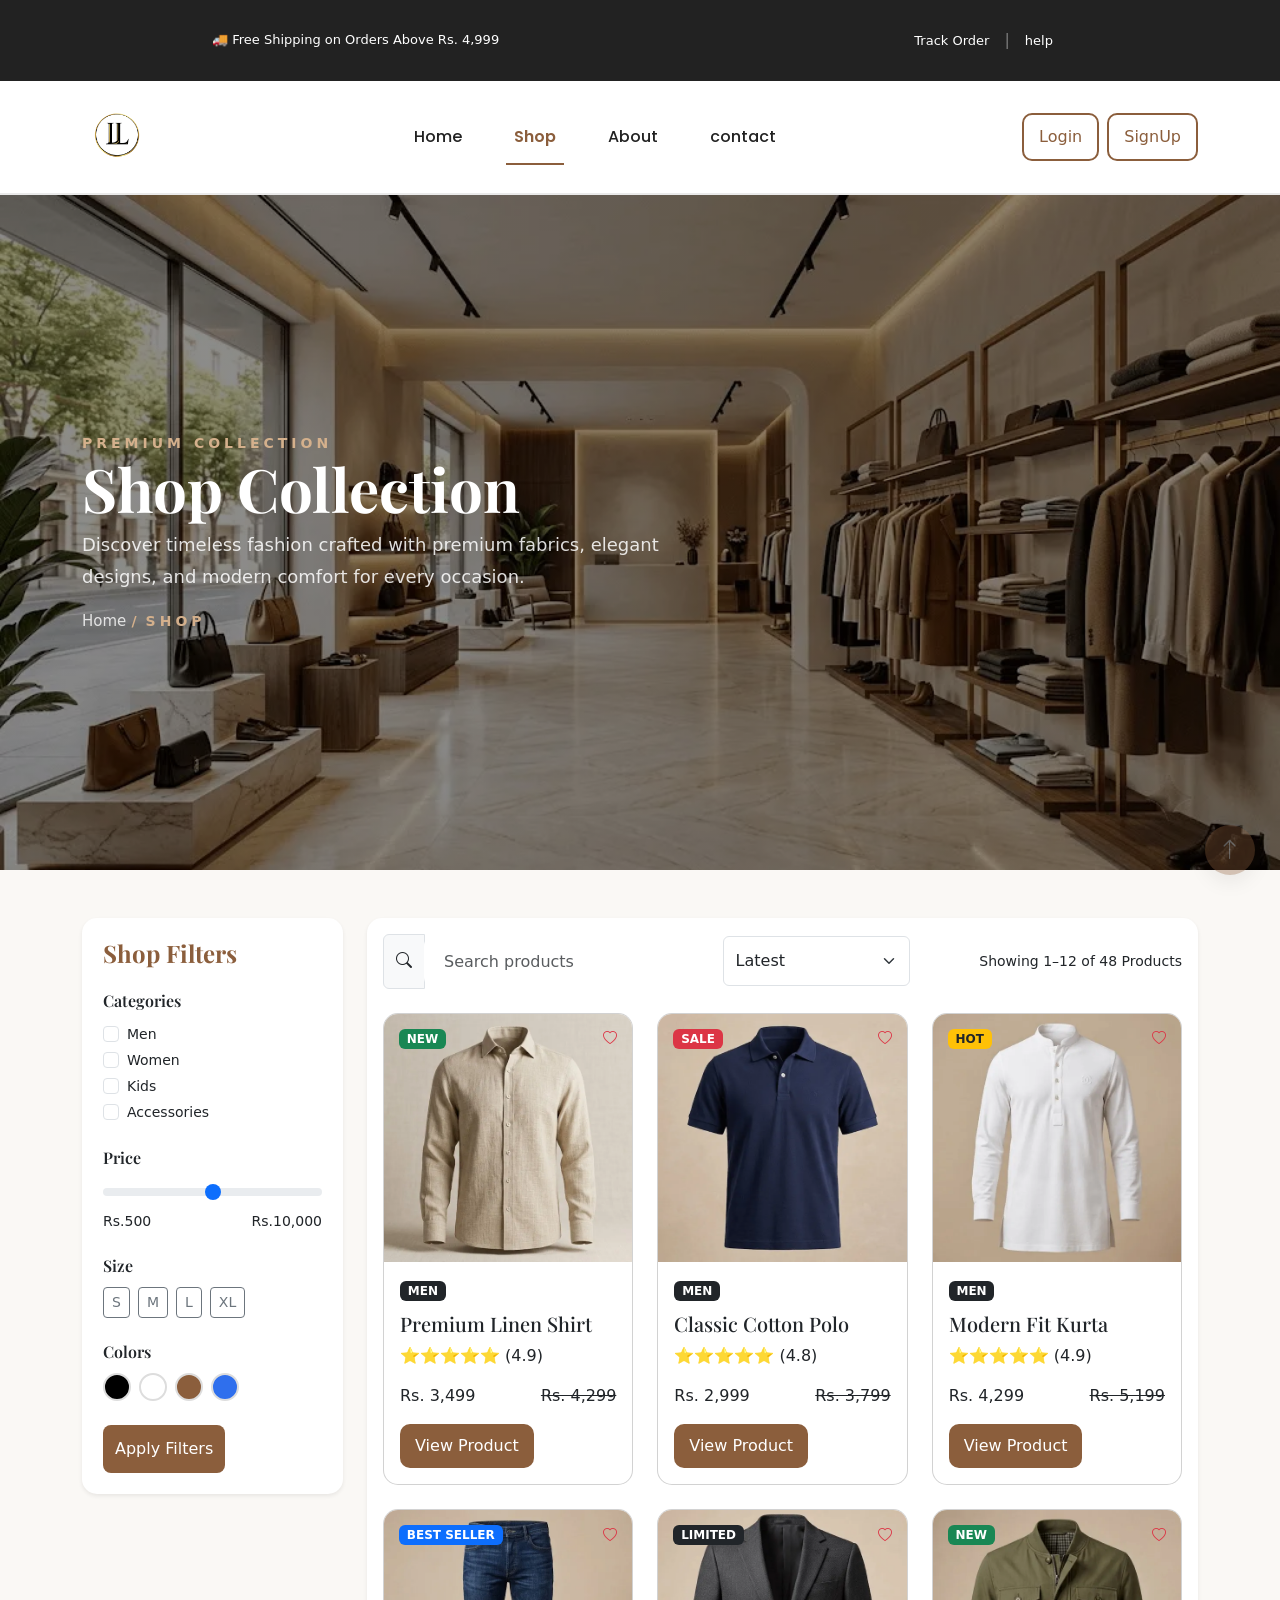
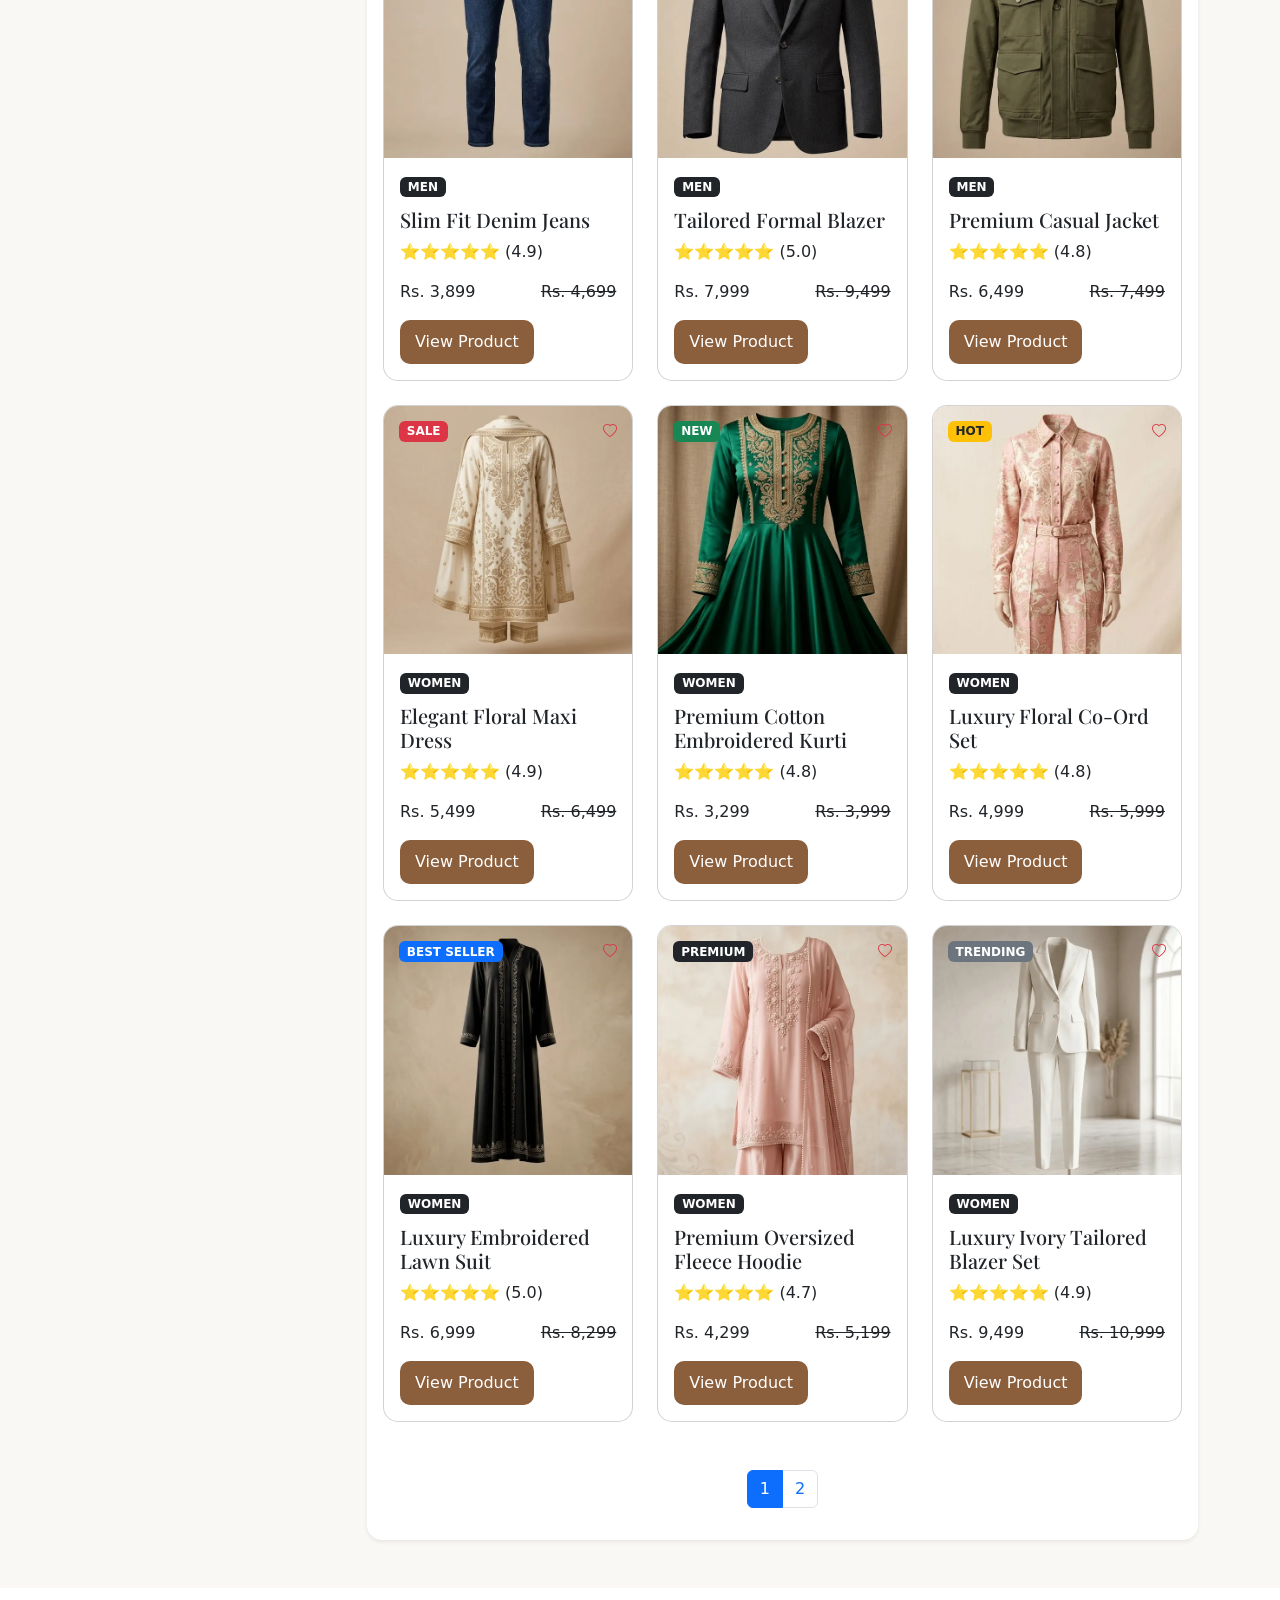
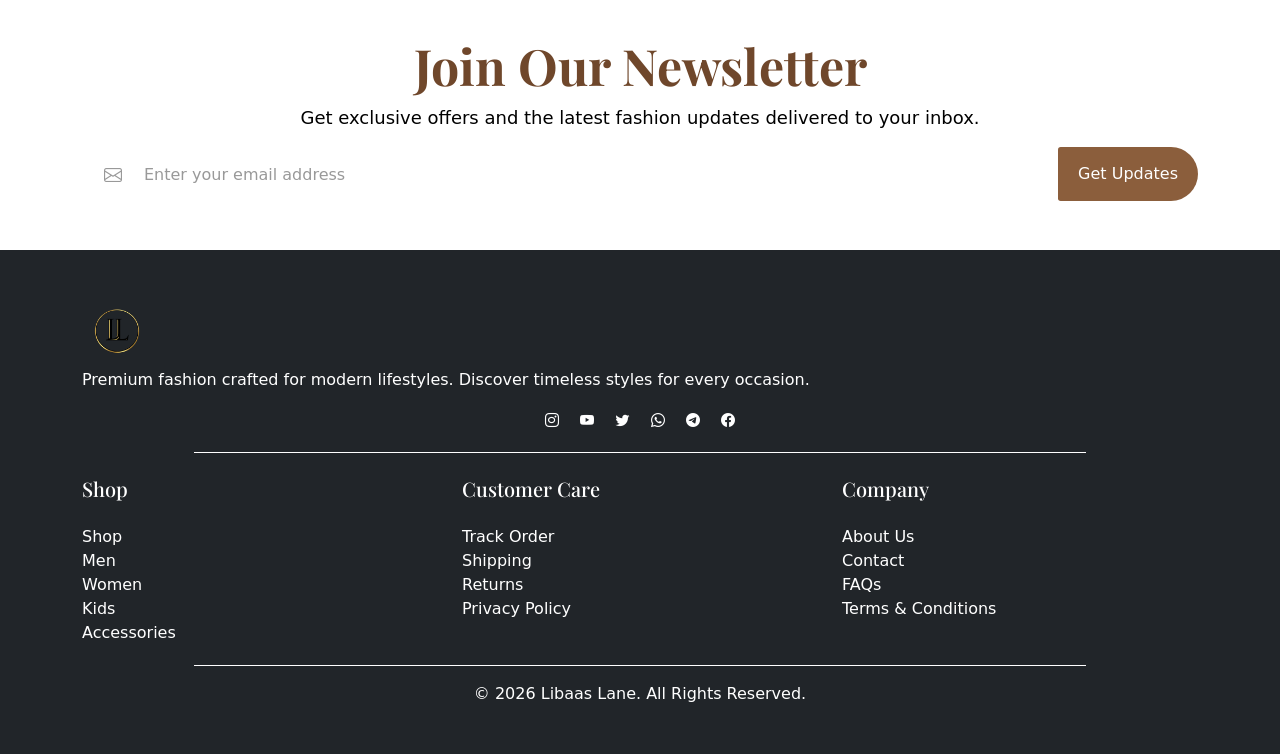
<file: Shop.html>
<!DOCTYPE html>
<html lang="en">

<head>
    <meta charset="UTF-8">
    <meta name="viewport" content="width=device-width, initial-scale=1.0">
    <title>Shop | Libaas Lane - Men, Women &amp; Kids Fashion Collection</title>
    <meta name="description"
        content="Browse Libaas Lane's shop collection - premium clothing and accessories for men, women, and kids. Filter by category, price, and size. Free shipping on orders above Rs. 4,999.">
    <meta name="robots" content="index, follow">
    <link rel="canonical" href="https://sufyangammerking-art.github.io/Libaas-Lane/Shop.html">

    <!-- Open Graph -->
    <meta property="og:type" content="website">
    <meta property="og:site_name" content="Libaas Lane">
    <meta property="og:title" content="Shop | Libaas Lane - Men, Women &amp; Kids Fashion Collection">
    <meta property="og:description"
        content="Browse Libaas Lane's shop collection - premium clothing and accessories for men, women, and kids. Free shipping on orders above Rs. 4,999.">
    <meta property="og:url" content="https://sufyangammerking-art.github.io/Libaas-Lane/Shop.html">
    <meta property="og:image" content="https://sufyangammerking-art.github.io/Libaas-Lane/images/fp-1.webp">

    <!-- Twitter Card -->
    <meta name="twitter:card" content="summary_large_image">
    <meta name="twitter:title" content="Shop | Libaas Lane - Men, Women &amp; Kids Fashion Collection">
    <meta name="twitter:description"
        content="Browse Libaas Lane's shop collection - premium clothing and accessories for men, women, and kids.">
    <meta name="twitter:image" content="https://sufyangammerking-art.github.io/Libaas-Lane/images/fp-1.webp">

    <meta name="theme-color" content="#8B5E3C">

    <link rel="preconnect" href="https://fonts.googleapis.com">
    <link rel="preconnect" href="https://fonts.gstatic.com" crossorigin>
    <link rel="preconnect" href="https://cdn.jsdelivr.net">
    <link rel="preconnect" href="https://code.jquery.com">
    <link rel="shortcut icon" href="images/favicon.webp" type="image/webp">


       <link rel="preload" href="css/style.css" as="style" onload="this.onload=null;this.rel='stylesheet'">

    <noscript>
        <link rel="stylesheet" href="css/style.css">
    </noscript>
    <link rel="stylesheet" href="css/media.css">
    <link rel="stylesheet" href="bootstrap/bootstrap.min.css">
    <link
        href="https://fonts.googleapis.com/css2?family=Playfair+Display:wght@600;700;800&family=Poppins:wght@300;400;500;600;700&display=swap"
        rel="stylesheet">
    <link rel="stylesheet" href="https://cdn.jsdelivr.net/npm/bootstrap-icons@1.13.1/font/bootstrap-icons.min.css">

    <script type="application/ld+json">
    {
      "@context": "https://schema.org",
      "@type": "BreadcrumbList",
      "itemListElement": [
        { "@type": "ListItem", "position": 1, "name": "Home", "item": "https://sufyangammerking-art.github.io/Libaas-Lane/index.html" },
        { "@type": "ListItem", "position": 2, "name": "Shop", "item": "https://sufyangammerking-art.github.io/Libaas-Lane/Shop.html" }
      ]
    }
    </script>
    <script type="application/ld+json">
    {
      "@context": "https://schema.org",
      "@type": "ItemList",
      "name": "Libaas Lane Shop Collection",
      "itemListElement": [
        {
          "@type": "ListItem",
          "position": 1,
          "item": {
            "@type": "Product",
            "name": "Premium Linen Shirt",
            "category": "Men",
            "image": "https://sufyangammerking-art.github.io/Libaas-Lane/images/p-1-1.webp",
            "offers": {
              "@type": "Offer",
              "priceCurrency": "PKR",
              "price": "3499",
              "availability": "https://schema.org/InStock"
            }
          }
        },
        {
          "@type": "ListItem",
          "position": 2,
          "item": {
            "@type": "Product",
            "name": "Classic Cotton Polo",
            "category": "Men",
            "image": "https://sufyangammerking-art.github.io/Libaas-Lane/images/p-2-1.webp",
            "offers": {
              "@type": "Offer",
              "priceCurrency": "PKR",
              "price": "2999",
              "availability": "https://schema.org/InStock"
            }
          }
        },
        {
          "@type": "ListItem",
          "position": 3,
          "item": {
            "@type": "Product",
            "name": "Modern Fit Kurta",
            "category": "Men",
            "image": "https://sufyangammerking-art.github.io/Libaas-Lane/images/p-3-1.webp",
            "offers": {
              "@type": "Offer",
              "priceCurrency": "PKR",
              "price": "4299",
              "availability": "https://schema.org/InStock"
            }
          }
        },
        {
          "@type": "ListItem",
          "position": 4,
          "item": {
            "@type": "Product",
            "name": "Slim Fit Denim Jeans",
            "category": "Men",
            "image": "https://sufyangammerking-art.github.io/Libaas-Lane/images/p-4-1.webp",
            "offers": {
              "@type": "Offer",
              "priceCurrency": "PKR",
              "price": "3899",
              "availability": "https://schema.org/InStock"
            }
          }
        },
        {
          "@type": "ListItem",
          "position": 5,
          "item": {
            "@type": "Product",
            "name": "Tailored Formal Blazer",
            "category": "Men",
            "image": "https://sufyangammerking-art.github.io/Libaas-Lane/images/p-5-1.webp",
            "offers": {
              "@type": "Offer",
              "priceCurrency": "PKR",
              "price": "7999",
              "availability": "https://schema.org/InStock"
            }
          }
        },
        {
          "@type": "ListItem",
          "position": 6,
          "item": {
            "@type": "Product",
            "name": "Premium Casual Jacket",
            "category": "Men",
            "image": "https://sufyangammerking-art.github.io/Libaas-Lane/images/p-6-1.webp",
            "offers": {
              "@type": "Offer",
              "priceCurrency": "PKR",
              "price": "6499",
              "availability": "https://schema.org/InStock"
            }
          }
        },
        {
          "@type": "ListItem",
          "position": 7,
          "item": {
            "@type": "Product",
            "name": "Elegant Floral Maxi Dress",
            "category": "Women",
            "image": "https://sufyangammerking-art.github.io/Libaas-Lane/images/p-7-1.webp",
            "offers": {
              "@type": "Offer",
              "priceCurrency": "PKR",
              "price": "5499",
              "availability": "https://schema.org/InStock"
            }
          }
        },
        {
          "@type": "ListItem",
          "position": 8,
          "item": {
            "@type": "Product",
            "name": "Premium Cotton Embroidered Kurti",
            "category": "Women",
            "image": "https://sufyangammerking-art.github.io/Libaas-Lane/images/p-8-1.webp",
            "offers": {
              "@type": "Offer",
              "priceCurrency": "PKR",
              "price": "3299",
              "availability": "https://schema.org/InStock"
            }
          }
        },
        {
          "@type": "ListItem",
          "position": 9,
          "item": {
            "@type": "Product",
            "name": "Luxury Floral Co-Ord Set",
            "category": "Women",
            "image": "https://sufyangammerking-art.github.io/Libaas-Lane/images/p-9-1.webp",
            "offers": {
              "@type": "Offer",
              "priceCurrency": "PKR",
              "price": "4999",
              "availability": "https://schema.org/InStock"
            }
          }
        },
        {
          "@type": "ListItem",
          "position": 10,
          "item": {
            "@type": "Product",
            "name": "Luxury Embroidered Lawn Suit",
            "category": "Women",
            "image": "https://sufyangammerking-art.github.io/Libaas-Lane/images/p-10-1.webp",
            "offers": {
              "@type": "Offer",
              "priceCurrency": "PKR",
              "price": "6999",
              "availability": "https://schema.org/InStock"
            }
          }
        },
        {
          "@type": "ListItem",
          "position": 11,
          "item": {
            "@type": "Product",
            "name": "Premium Oversized Fleece Hoodie",
            "category": "Women",
            "image": "https://sufyangammerking-art.github.io/Libaas-Lane/images/p-11-1.webp",
            "offers": {
              "@type": "Offer",
              "priceCurrency": "PKR",
              "price": "4299",
              "availability": "https://schema.org/InStock"
            }
          }
        },
        {
          "@type": "ListItem",
          "position": 12,
          "item": {
            "@type": "Product",
            "name": "Luxury Ivory Tailored Blazer Set",
            "category": "Women",
            "image": "https://sufyangammerking-art.github.io/Libaas-Lane/images/p-12-1.webp",
            "offers": {
              "@type": "Offer",
              "priceCurrency": "PKR",
              "price": "9499",
              "availability": "https://schema.org/InStock"
            }
          }
        },
        {
          "@type": "ListItem",
          "position": 13,
          "item": {
            "@type": "Product",
            "name": "Cute Cartoon Hoodie",
            "category": "Kids",
            "image": "https://sufyangammerking-art.github.io/Libaas-Lane/images/p-13-1.webp",
            "offers": {
              "@type": "Offer",
              "priceCurrency": "PKR",
              "price": "2499",
              "availability": "https://schema.org/InStock"
            }
          }
        },
        {
          "@type": "ListItem",
          "position": 14,
          "item": {
            "@type": "Product",
            "name": "Comfort Cotton T-Shirt Set",
            "category": "Kids",
            "image": "https://sufyangammerking-art.github.io/Libaas-Lane/images/p-14-1.webp",
            "offers": {
              "@type": "Offer",
              "priceCurrency": "PKR",
              "price": "1999",
              "availability": "https://schema.org/InStock"
            }
          }
        },
        {
          "@type": "ListItem",
          "position": 15,
          "item": {
            "@type": "Product",
            "name": "Denim Dungaree Outfit",
            "category": "Kids",
            "image": "https://sufyangammerking-art.github.io/Libaas-Lane/images/p-15-1.webp",
            "offers": {
              "@type": "Offer",
              "priceCurrency": "PKR",
              "price": "3299",
              "availability": "https://schema.org/InStock"
            }
          }
        },
        {
          "@type": "ListItem",
          "position": 16,
          "item": {
            "@type": "Product",
            "name": "Printed Winter Sweatshirt",
            "category": "Kids",
            "image": "https://sufyangammerking-art.github.io/Libaas-Lane/images/p-16-1.webp",
            "offers": {
              "@type": "Offer",
              "priceCurrency": "PKR",
              "price": "2799",
              "availability": "https://schema.org/InStock"
            }
          }
        },
        {
          "@type": "ListItem",
          "position": 17,
          "item": {
            "@type": "Product",
            "name": "Kids Traditional Kurta Set",
            "category": "Kids",
            "image": "https://sufyangammerking-art.github.io/Libaas-Lane/images/p-17-1.webp",
            "offers": {
              "@type": "Offer",
              "priceCurrency": "PKR",
              "price": "3899",
              "availability": "https://schema.org/InStock"
            }
          }
        },
        {
          "@type": "ListItem",
          "position": 18,
          "item": {
            "@type": "Product",
            "name": "Stylish Puffer Jacket",
            "category": "Kids",
            "image": "https://sufyangammerking-art.github.io/Libaas-Lane/images/p-18-1.webp",
            "offers": {
              "@type": "Offer",
              "priceCurrency": "PKR",
              "price": "4499",
              "availability": "https://schema.org/InStock"
            }
          }
        },
        {
          "@type": "ListItem",
          "position": 19,
          "item": {
            "@type": "Product",
            "name": "Luxury Genuine Leather Handbag",
            "category": "Accessories",
            "image": "https://sufyangammerking-art.github.io/Libaas-Lane/images/p-19-1.webp",
            "offers": {
              "@type": "Offer",
              "priceCurrency": "PKR",
              "price": "6999",
              "availability": "https://schema.org/InStock"
            }
          }
        },
        {
          "@type": "ListItem",
          "position": 20,
          "item": {
            "@type": "Product",
            "name": "Premium Black Leather Walleti",
            "category": "Accessories",
            "image": "https://sufyangammerking-art.github.io/Libaas-Lane/images/p-20-1.webp",
            "offers": {
              "@type": "Offer",
              "priceCurrency": "PKR",
              "price": "2499",
              "availability": "https://schema.org/InStock"
            }
          }
        },
        {
          "@type": "ListItem",
          "position": 21,
          "item": {
            "@type": "Product",
            "name": "Gold Aviator Sunglasses",
            "category": "Accessories",
            "image": "https://sufyangammerking-art.github.io/Libaas-Lane/images/p-21-1.webp",
            "offers": {
              "@type": "Offer",
              "priceCurrency": "PKR",
              "price": "3299",
              "availability": "https://schema.org/InStock"
            }
          }
        },
        {
          "@type": "ListItem",
          "position": 22,
          "item": {
            "@type": "Product",
            "name": "Luxury Analog Wrist Watch",
            "category": "Accessories",
            "image": "https://sufyangammerking-art.github.io/Libaas-Lane/images/p-22-1.webp",
            "offers": {
              "@type": "Offer",
              "priceCurrency": "PKR",
              "price": "8999",
              "availability": "https://schema.org/InStock"
            }
          }
        },
        {
          "@type": "ListItem",
          "position": 23,
          "item": {
            "@type": "Product",
            "name": "Elegant Floral Silk Scarf",
            "category": "Accessories",
            "image": "https://sufyangammerking-art.github.io/Libaas-Lane/images/p-23-1.webp",
            "offers": {
              "@type": "Offer",
              "priceCurrency": "PKR",
              "price": "2999",
              "availability": "https://schema.org/InStock"
            }
          }
        },
        {
          "@type": "ListItem",
          "position": 24,
          "item": {
            "@type": "Product",
            "name": "Genuine Leather Belt",
            "category": "Accessories",
            "image": "https://sufyangammerking-art.github.io/Libaas-Lane/images/p-24-1.webp",
            "offers": {
              "@type": "Offer",
              "priceCurrency": "PKR",
              "price": "3499",
              "availability": "https://schema.org/InStock"
            }
          }
        }
      ]
    }
    </script>
</head>

<body>
    <header class="position-sticky top-0">
        <div class="container-fluid topbar">
            <div class="row">
                <div class="col-12">
                    <div class="d-flex justify-content-around align-items-center">
                        <div>
                            <p>🚚 Free Shipping on Orders Above Rs. 4,999</p>
                        </div>
                        <div>
                            <a href="#">Track Order</a><span>|</span><a href="#">help</a>
                        </div>
                    </div>
                </div>
            </div>
        </div>
        <nav class="navbar navbar-expand-lg py-3 navbar-light">
            <div class="container">
                <a class="navbar-brand" href="#hero">
                    <img width="600"
height="600"src="images/logo.webp" loading="eager" fetchpriority="high" decoding="async" alt="Libaas Lane logo" class="logo">
                </a>
                <button class="navbar-toggler" type="button" data-bs-target="#menu" data-bs-toggle="collapse" aria-controls="menu" aria-expanded="false" aria-label="Toggle navigation">
                    <span class="navbar-toggler-icon"></span>
                </button>
                <div class="collapse navbar-collapse" id="menu">
                    <ul class="navbar-nav mx-auto">
                        <li class="nav-item"><a class="nav-link nav-a" href="index.html">Home</a></li>
                        <li class="nav-item"><a class="nav-link nav-a active" href="Shop.html">Shop</a></li>
                        <li class="nav-item"><a class="nav-link nav-a" href="about.html">About</a></li>
                                       <li class="nav-item"><a class="nav-link nav-a" href="contact.html">contact</a></li>

                    </ul>
                                        <div class="d-flex gap-2 mt-lg-0 mt-3">
                        <button data-bs-target="#login" data-bs-toggle="modal" type="button"
                            class="btn-outline">Login</button>
                        <button data-bs-target="#signup" data-bs-toggle="modal" type="button"
                            class="btn-outline">SignUp</button>
                    </div>
                </div>
            </div>
        </nav>
    </header>
    <main>
            <div id="hero" class="container-fluid shop-banner d-flex justify-content-center align-items-center">
        <div class="container shop-main">
            <span>PREMIUM COLLECTION</span>
            <h1>Shop Collection</h1>
            <p>Discover timeless fashion crafted with premium fabrics, elegant designs, and modern comfort for every
                occasion.</p>
            <a href="index.html">Home</a>
            <span class="bshop">/</span>
            <span class="active bshop">Shop</span>
        </div>
    </div>
    <section class="shop-section container-fluid py-5">
        <div class="container">
            <div class="row g-4">

                <!-- Sidebar -->
                <div class="col-12 col-md-4 col-lg-3">
                    <div class="card filter-card border-0 shadow-sm">
                        <div class="card-body">

                            <h4 class="filter-title mb-4">Shop Filters</h4>

                            <!-- Categories -->
                            <div class="mb-4">
                                <h6 class="filter-heading">Categories</h6>

                                <div class="form-check">
                                    <input class="form-check-input" type="checkbox" id="men-ctg">
                                    <label class="form-check-label" for="men-ctg">Men</label>
                                </div>

                                <div class="form-check">
                                    <input class="form-check-input" type="checkbox" id="women-ctg">
                                    <label class="form-check-label" for="women-ctg">Women</label>
                                </div>

                                <div class="form-check">
                                    <input class="form-check-input" type="checkbox" id="kids-ctg">
                                    <label class="form-check-label" for="kids-ctg">Kids</label>
                                </div>

                                <div class="form-check">
                                    <input class="form-check-input" type="checkbox" id="accessories-ctg">
                                    <label class="form-check-label" for="accessories-ctg">Accessories</label>
                                </div>
                            </div>

                            <!-- Price -->
                            <div class="mb-4">
                                <h6 class="filter-heading">Price</h6>

                                <input type="range" class="form-range">

                                <div class="d-flex justify-content-between">
                                    <small>Rs.500</small>
                                    <small>Rs.10,000</small>
                                </div>
                            </div>

                            <!-- Size -->
                            <div class="mb-4">
                                <h6 class="filter-heading">Size</h6>

                                <div class="d-flex flex-wrap gap-2">
                                    <button class="btn btn-outline-secondary btn-sm">S</button>
                                    <button class="btn btn-outline-secondary btn-sm">M</button>
                                    <button class="btn btn-outline-secondary btn-sm">L</button>
                                    <button class="btn btn-outline-secondary btn-sm">XL</button>
                                </div>
                            </div>

                            <!-- Colors -->
                            <div class="mb-4">
                                <h6 class="filter-heading">Colors</h6>

                                <div class="d-flex flex-wrap gap-2">
                                    <span class="color black"></span>
                                    <span class="color white"></span>
                                    <span class="color brown"></span>
                                    <span class="color blue"></span>
                                </div>
                            </div>

                            <button class="shopnow">
                                Apply Filters
                            </button>

                        </div>
                    </div>
                </div>

                <!-- Products -->
                <div class="col-12 col-md-8 col-lg-9" id="products">

                    <div class="card border-0 shadow-sm">

                        <div class="card-body">

                            <div class="row g-3 align-items-center mb-4">

                                <div class="col-12 col-lg-5">
                                    <div class="input-group">
                                        <span class="input-group-text">
                                            <i class="bi bi-search"></i>
                                        </span>

                                        <input type="text" class="form-control" placeholder="Search products">
                                    </div>
                                </div>

                                <div class="col-12 col-sm-6 col-lg-3">
                                    <select class="form-select">
                                        <option>Latest</option>
                                        <option>Popular</option>
                                        <option>Price Low to High</option>
                                        <option>Price High to Low</option>
                                    </select>
                                </div>

                                <div class="col-12 col-sm-6 col-lg-4 text-lg-end text-center">
                                    <small>Showing 1–12 of 48 Products</small>
                                </div>

                            </div>
                            <!-- Product Grid -->


                            <!-- Page 1 -->
                            <div id="page1">

                                <div class="row g-lg-4 g-3 mb-lg-4 mb-3" id="men">
                                    <div class="col-lg-4 col-6">
                                        <div class="card product-card">
                                            <div class="product-main">
                                                <span class="badge bg-success product-b">NEW</span>
                                                <a href="#" class="whislist" aria-label="Add to wishlist">
                                                    <i class="bi bi-heart text-danger" aria-hidden="true"></i>
                                                </a>
                                                <img width="600"
height="600"src="images/p-1-1.webp" loading="lazy" decoding="async" class="card-img-top" alt="Premium Linen Shirt - Men | Libaas Lane">
                                            </div>
                                            <div class="card-body">
                                                <span class="badge bg-dark ctg">MEN</span>
                                                <h3 class="card-title">Premium Linen Shirt</h3>
                                                <p>⭐⭐⭐⭐⭐ (4.9)</p>
                                                <div class="d-flex justify-content-between product-price">
                                                    <p>Rs. 3,499</p>
                                                    <p><del>Rs. 4,299</del></p>
                                                </div>
                                                <button class="padtocart" data-bs-target="#p1" data-bs-toggle="modal"
                                                    type="button">View Product</button>
                                            </div>
                                        </div>
                                    </div>
                                    <div class="col-lg-4 col-6">
                                        <div class="card product-card">
                                            <div class="product-main">
                                                <span class="badge bg-danger product-b">SALE</span>
                                                <a href="#" class="whislist" aria-label="Add to wishlist">
                                                    <i class="bi bi-heart text-danger" aria-hidden="true"></i>
                                                </a>
                                                <img width="600"
height="600"src="images/p-2-1.webp" loading="lazy" decoding="async" class="card-img-top" alt="Classic Cotton Polo - Men | Libaas Lane">
                                            </div>
                                            <div class="card-body">
                                                <span class="badge bg-dark ctg">MEN</span>
                                                <h3 class="card-title">Classic Cotton Polo</h3>
                                                <p>⭐⭐⭐⭐⭐ (4.8)</p>
                                                <div class="d-flex justify-content-between product-price">
                                                    <p>Rs. 2,999</p>
                                                    <p><del>Rs. 3,799</del></p>
                                                </div>
                                                <button class="padtocart" data-bs-target="#p2" data-bs-toggle="modal"
                                                    type="button">View Product</button>
                                            </div>
                                        </div>
                                    </div>
                                    <div class="col-lg-4 col-6">
                                        <div class="card product-card">
                                            <div class="product-main">
                                                <span class="badge bg-warning text-dark product-b">HOT</span>
                                                <a href="#" class="whislist" aria-label="Add to wishlist">
                                                    <i class="bi bi-heart text-danger" aria-hidden="true"></i>
                                                </a>
                                                <img width="600"
height="600"src="images/p-3-1.webp" loading="lazy" decoding="async" class="card-img-top" alt="Modern Fit Kurta - Men | Libaas Lane">
                                            </div>
                                            <div class="card-body">
                                                <span class="badge bg-dark ctg">MEN</span>
                                                <h3 class="card-title"> Modern Fit Kurta</h3>
                                                <p>⭐⭐⭐⭐⭐ (4.9)</p>
                                                <div class="d-flex justify-content-between product-price">
                                                    <p>Rs. 4,299</p>
                                                    <p><del>Rs. 5,199</del></p>
                                                </div>
                                                <button class="padtocart" data-bs-target="#p3" data-bs-toggle="modal"
                                                    type="button">View Product</button>
                                            </div>
                                        </div>
                                    </div>
                                    <div class="col-lg-4 col-6">
                                        <div class="card product-card">
                                            <div class="product-main">
                                                <span class="badge bg-primary product-b">BEST SELLER</span>
                                                <a href="#" class="whislist" aria-label="Add to wishlist">
                                                    <i class="bi bi-heart text-danger" aria-hidden="true"></i>
                                                </a>
                                                <img width="600"
height="600"src="images/p-4-1.webp" loading="lazy" decoding="async" class="card-img-top" alt="Slim Fit Denim Jeans - Men | Libaas Lane">
                                            </div>
                                            <div class="card-body">
                                                <span class="badge bg-dark ctg">MEN</span>
                                                <h3 class="card-title">Slim Fit Denim Jeans</h3>
                                                <p>⭐⭐⭐⭐⭐ (4.9)</p>
                                                <div class="d-flex justify-content-between product-price">
                                                    <p>Rs. 3,899</p>
                                                    <p><del>Rs. 4,699</del></p>
                                                </div>
                                                <button class="padtocart" data-bs-target="#p4" data-bs-toggle="modal"
                                                    type="button">View Product</button>
                                            </div>
                                        </div>
                                    </div>
                                    <div class="col-lg-4 col-6">
                                        <div class="card product-card">
                                            <div class="product-main">
                                                <span class="badge bg-dark product-b">LIMITED</span>
                                                <a href="#" class="whislist" aria-label="Add to wishlist">
                                                    <i class="bi bi-heart text-danger" aria-hidden="true"></i>
                                                </a>
                                                <img width="600"
height="600"src="images/p-5-1.webp" loading="lazy" decoding="async" class="card-img-top" alt="Tailored Formal Blazer - Men | Libaas Lane">
                                            </div>
                                            <div class="card-body">
                                                <span class="badge bg-dark ctg">MEN</span>
                                                <h3 class="card-title">Tailored Formal Blazer</h3>
                                                <p> ⭐⭐⭐⭐⭐ (5.0)</p>
                                                <div class="d-flex justify-content-between product-price">
                                                    <p>Rs. 7,999</p>
                                                    <p><del>Rs. 9,499</del></p>
                                                </div>
                                                <button class="padtocart" data-bs-target="#p5" data-bs-toggle="modal"
                                                    type="button">View Product</button>
                                            </div>
                                        </div>
                                    </div>
                                    <div class="col-lg-4 col-6">
                                        <div class="card product-card">
                                            <div class="product-main">
                                                <span class="badge bg-success product-b">NEW</span>
                                                <a href="#" class="whislist" aria-label="Add to wishlist">
                                                    <i class="bi bi-heart text-danger" aria-hidden="true"></i>
                                                </a>
                                                <img width="600"
height="600"src="images/p-6-1.webp" loading="lazy" decoding="async" class="card-img-top" alt="Premium Casual Jacket - Men | Libaas Lane">
                                            </div>
                                            <div class="card-body">
                                                <span class="badge bg-dark ctg">MEN</span>
                                                <h3 class="card-title">Premium Casual Jacket</h3>
                                                <p> ⭐⭐⭐⭐⭐ (4.8)</p>
                                                <div class="d-flex justify-content-between product-price">
                                                    <p>Rs. 6,499</p>
                                                    <p><del> Rs. 7,499</del></p>
                                                </div>
                                                <button class="padtocart" data-bs-target="#p6" data-bs-toggle="modal"
                                                    type="button">View Product</button>
                                            </div>
                                        </div>
                                    </div>
                                </div>
                                <div class="row g-lg-4 g-3 mb-lg-4 mb-3" id="women">
                                    <div class="col-lg-4 col-6">
                                        <div class="card product-card">
                                            <div class="product-main">
                                                <span class="badge bg-danger product-b">SALE</span>
                                                <a href="#" class="whislist" aria-label="Add to wishlist">
                                                    <i class="bi bi-heart text-danger" aria-hidden="true"></i>
                                                </a>
                                                <img width="600"
height="600"src="images/p-7-1.webp" loading="lazy" decoding="async" class="card-img-top" alt="Elegant Floral Maxi Dress - Women | Libaas Lane">
                                            </div>
                                            <div class="card-body">
                                                <span class="badge bg-dark ctg">WOMEN</span>
                                                <h3 class="card-title">Elegant Floral Maxi Dress</h3>
                                                <p>⭐⭐⭐⭐⭐ (4.9)</p>
                                                <div class="d-flex justify-content-between product-price">
                                                    <p>Rs. 5,499</p>
                                                    <p><del>Rs. 6,499</del></p>
                                                </div>
                                                <button class="padtocart" data-bs-target="#p7" data-bs-toggle="modal"
                                                    type="button">View Product</button>
                                            </div>
                                        </div>
                                    </div>
                                    <div class="col-lg-4 col-6">
                                        <div class="card product-card">
                                            <div class="product-main">
                                                <span class="badge bg-success product-b">NEW</span>
                                                <a href="#" class="whislist" aria-label="Add to wishlist">
                                                    <i class="bi bi-heart text-danger" aria-hidden="true"></i>
                                                </a>
                                                <img width="600"
height="600"src="images/p-8-1.webp" loading="lazy" decoding="async" class="card-img-top" alt="Premium Cotton Embroidered Kurti - Women | Libaas Lane">
                                            </div>
                                            <div class="card-body">
                                                <span class="badge bg-dark ctg">WOMEN</span>
                                                <h3 class="card-title">Premium Cotton Embroidered Kurti</h3>
                                                <p>⭐⭐⭐⭐⭐ (4.8)</p>
                                                <div class="d-flex justify-content-between product-price">
                                                    <p>Rs. 3,299</p>
                                                    <p><del>Rs. 3,999</del></p>
                                                </div>
                                                <button class="padtocart" data-bs-target="#p8" data-bs-toggle="modal"
                                                    type="button">View Product</button>
                                            </div>
                                        </div>
                                    </div>
                                    <div class="col-lg-4 col-6">
                                        <div class="card product-card">
                                            <div class="product-main">
                                                <span class="badge bg-warning text-dark product-b">HOT</span>
                                                <a href="#" class="whislist" aria-label="Add to wishlist">
                                                    <i class="bi bi-heart text-danger" aria-hidden="true"></i>
                                                </a>
                                                <img width="600"
height="600"src="images/p-9-1.webp" loading="lazy" decoding="async" class="card-img-top" alt="Luxury Floral Co-Ord Set - Women | Libaas Lane">
                                            </div>
                                            <div class="card-body">
                                                <span class="badge bg-dark ctg">WOMEN</span>
                                                <h3 class="card-title">Luxury Floral Co-Ord Set</h3>
                                                <p>⭐⭐⭐⭐⭐ (4.8)</p>
                                                <div class="d-flex justify-content-between product-price">
                                                    <p>Rs. 4,999</p>
                                                    <p><del>Rs. 5,999</del>
                                                </div>
                                                <button class="padtocart" data-bs-target="#p9" data-bs-toggle="modal"
                                                    type="button">View Product</button>
                                            </div>
                                        </div>
                                    </div>
                                    <div class="col-lg-4 col-6">
                                        <div class="card product-card">
                                            <div class="product-main">
                                                <span class="badge bg-primary product-b">BEST SELLER</span>
                                                <a href="#" class="whislist" aria-label="Add to wishlist">
                                                    <i class="bi bi-heart text-danger" aria-hidden="true"></i>
                                                </a>
                                                <img width="600"
height="600"src="images/p-10-1.webp" loading="lazy" decoding="async" class="card-img-top" alt="Luxury Embroidered Lawn Suit - Women | Libaas Lane">
                                            </div>
                                            <div class="card-body">
                                                <span class="badge bg-dark ctg">WOMEN</span>
                                                <h3 class="card-title">Luxury Embroidered Lawn Suit</h3>
                                                <p>⭐⭐⭐⭐⭐ (5.0)</p>
                                                <div class="d-flex justify-content-between product-price">
                                                    <p>Rs. 6,999</p>
                                                    <p><del>Rs. 8,299</del></p>
                                                </div>
                                                <button class="padtocart" data-bs-target="#p10" data-bs-toggle="modal"
                                                    type="button">View Product</button>
                                            </div>
                                        </div>
                                    </div>
                                    <div class="col-lg-4 col-6">
                                        <div class="card product-card">
                                            <div class="product-main">
                                                <span class="badge bg-dark product-b">PREMIUM</span>
                                                <a href="#" class="whislist" aria-label="Add to wishlist">
                                                    <i class="bi bi-heart text-danger" aria-hidden="true"></i>
                                                </a>
                                                <img width="600"
height="600"src="images/p-11-1.webp" loading="lazy" decoding="async" class="card-img-top" alt="Premium Oversized Fleece Hoodie - Women | Libaas Lane">
                                            </div>
                                            <div class="card-body">
                                                <span class="badge bg-dark ctg">WOMEN</span>
                                                <h3 class="card-title">Premium Oversized Fleece Hoodie</h3>
                                                <p> ⭐⭐⭐⭐⭐ (4.7)</p>
                                                <div class="d-flex justify-content-between product-price">
                                                    <p>Rs. 4,299</p>
                                                    <p><del>Rs. 5,199</del></p>
                                                </div>
                                                <button class="padtocart" data-bs-target="#p11" data-bs-toggle="modal"
                                                    type="button">View Product</button>
                                            </div>
                                        </div>
                                    </div>
                                    <div class="col-lg-4 col-6">
                                        <div class="card product-card">
                                            <div class="product-main">
                                                <span class="badge bg-secondary product-b">TRENDING</span>
                                                <a href="#" class="whislist" aria-label="Add to wishlist">
                                                    <i class="bi bi-heart text-danger" aria-hidden="true"></i>
                                                </a>
                                                <img width="600"
height="600"src="images/p-12-1.webp" loading="lazy" decoding="async" class="card-img-top" alt="Luxury Ivory Tailored Blazer Set - Women | Libaas Lane">
                                            </div>
                                            <div class="card-body">
                                                <span class="badge bg-dark ctg">WOMEN</span>
                                                <h3 class="card-title">Luxury Ivory Tailored Blazer Set</h3>
                                                <p> ⭐⭐⭐⭐⭐ (4.9)</p>
                                                <div class="d-flex justify-content-between product-price">
                                                    <p>Rs. 9,499</p>
                                                    <p><del>Rs. 10,999</del></p>
                                                </div>
                                                <button class="padtocart" data-bs-target="#p12" data-bs-toggle="modal"
                                                    type="button">View Product</button>
                                            </div>
                                        </div>
                                    </div>
                                </div>

                            </div>

                            <!-- Page 2 -->
                            <div id="page2" style="display:none;">

                                <div class="row g-lg-4 g-3 mb-lg-4 mb-3" id="kids">
                                    <div class="col-lg-4 col-6">
                                        <div class="card product-card">
                                            <div class="product-main">
                                                <span class="badge bg-success product-b">NEW</span>
                                                <a href="#" class="whislist" aria-label="Add to wishlist">
                                                    <i class="bi bi-heart text-danger" aria-hidden="true"></i>
                                                </a>
                                                <img width="600"
height="600"src="images/p-13-1.webp" loading="lazy" decoding="async" class="card-img-top" alt="Cute Cartoon Hoodie - Kids | Libaas Lane">
                                            </div>
                                            <div class="card-body">
                                                <span class="badge bg-dark ctg">KIDS</span>
                                                <h3 class="card-title">Cute Cartoon Hoodie</h3>
                                                <p>⭐⭐⭐⭐⭐ (4.9)</p>
                                                <div class="d-flex justify-content-between product-price">
                                                    <p>Rs. 2,499</p>
                                                    <p><del>Rs. 2,999</del></p>
                                                </div>
                                                <button class="padtocart" data-bs-target="#p13" data-bs-toggle="modal"
                                                    type="button">View Product</button>
                                            </div>
                                        </div>
                                    </div>
                                    <div class="col-lg-4 col-6">
                                        <div class="card product-card">
                                            <div class="product-main">
                                                <span class="badge bg-danger product-b">SALE</span>
                                                <a href="#" class="whislist" aria-label="Add to wishlist">
                                                    <i class="bi bi-heart text-danger" aria-hidden="true"></i>
                                                </a>
                                                <img width="600"
height="600"src="images/p-15-1.webp" loading="lazy" decoding="async" class="card-img-top" alt="Denim Dungaree Outfit - Kids | Libaas Lane">
                                            </div>
                                            <div class="card-body">
                                                <span class="badge bg-dark ctg">KIDS</span>
                                                <h3 class="card-title">Comfort Cotton T-Shirt Set</h3>
                                                <p>⭐⭐⭐⭐⭐ (4.8)</p>
                                                <div class="d-flex justify-content-between product-price">
                                                    <p> Rs. 1,999</p>
                                                    <p><del>Rs. 2,499</del></p>
                                                </div>
                                                <button class="padtocart" data-bs-target="#p14" data-bs-toggle="modal"
                                                    type="button">View Product</button>
                                            </div>
                                        </div>
                                    </div>
                                    <div class="col-lg-4 col-6">
                                        <div class="card product-card">
                                            <div class="product-main">
                                                <span class="badge bg-warning text-dark product-b">HOT</span>
                                                <a href="#" class="whislist" aria-label="Add to wishlist">
                                                    <i class="bi bi-heart text-danger" aria-hidden="true"></i>
                                                </a>
                                                <img width="600"
height="600"src="images/p-14-1.webp" loading="lazy" decoding="async" class="card-img-top" alt="Comfort Cotton T-Shirt Set - Kids | Libaas Lane">
                                            </div>
                                            <div class="card-body">
                                                <span class="badge bg-dark ctg">KIDS</span>
                                                <h3 class="card-title">Denim Dungaree Outfit</h3>
                                                <p>⭐⭐⭐⭐⭐ (4.9)</p>
                                                <div class="d-flex justify-content-between product-price">
                                                    <p> Rs. 3,299</p>
                                                    <p><del> Rs. 3,999</del>
                                                </div>
                                                <button class="padtocart" data-bs-target="#p15" data-bs-toggle="modal"
                                                    type="button">View Product</button>
                                            </div>
                                        </div>
                                    </div>
                                    <div class="col-lg-4 col-6">
                                        <div class="card product-card">
                                            <div class="product-main">
                                                <span class="badge bg-primary product-b">BEST SELLER</span>
                                                <a href="#" class="whislist" aria-label="Add to wishlist">
                                                    <i class="bi bi-heart text-danger" aria-hidden="true"></i>
                                                </a>
                                                <img width="600"
height="600"src="images/p-16-1.webp" loading="lazy" decoding="async" class="card-img-top" alt="Printed Winter Sweatshirt - Kids | Libaas Lane">
                                            </div>
                                            <div class="card-body">
                                                <span class="badge bg-dark ctg">KIDS</span>
                                                <h3 class="card-title">Printed Winter Sweatshirt</h3>
                                                <p>⭐⭐⭐⭐⭐ (5.0)</p>
                                                <div class="d-flex justify-content-between product-price">
                                                    <p> Rs. 2,799</p>
                                                    <p><del>Rs. 3,499</del></p>
                                                </div>
                                                <button class="padtocart" data-bs-target="#p16" data-bs-toggle="modal"
                                                    type="button">View Product</button>
                                            </div>
                                        </div>
                                    </div>
                                    <div class="col-lg-4 col-6">
                                        <div class="card product-card">
                                            <div class="product-main">
                                                <span class="badge bg-dark product-b">PREMIUM</span>
                                                <a href="#" class="whislist" aria-label="Add to wishlist">
                                                    <i class="bi bi-heart text-danger" aria-hidden="true"></i>
                                                </a>
                                                <img width="600"
height="600"src="images/p-18-1.webp" loading="lazy" decoding="async" class="card-img-top" alt="Stylish Puffer Jacket - Kids | Libaas Lane">
                                            </div>
                                            <div class="card-body">
                                                <span class="badge bg-dark ctg">KIDS</span>
                                                <h3 class="card-title">Kids Traditional Kurta Set</h3>
                                                <p> ⭐⭐⭐⭐⭐ (4.8)</p>
                                                <div class="d-flex justify-content-between product-price">
                                                    <p>Rs. 3,899</p>
                                                    <p><del>Rs. 4,699</del></p>
                                                </div>
                                                <button class="padtocart" data-bs-target="#p17" data-bs-toggle="modal"
                                                    type="button">View Product</button>
                                            </div>
                                        </div>
                                    </div>
                                    <div class="col-lg-4 col-6">
                                        <div class="card product-card">
                                            <div class="product-main">
                                                <span class="badge bg-secondary product-b">TRENDING</span>
                                                <a href="#" class="whislist" aria-label="Add to wishlist">
                                                    <i class="bi bi-heart text-danger" aria-hidden="true"></i>
                                                </a>
                                                <img width="600"
height="600"src="images/p-17-1.webp" loading="lazy" decoding="async" class="card-img-top" alt="Kids Traditional Kurta Set - Kids | Libaas Lane">
                                            </div>
                                            <div class="card-body">
                                                <span class="badge bg-dark ctg">KIDS</span>
                                                <h3 class="card-title">Stylish Puffer Jacket</h3>
                                                <p> ⭐⭐⭐⭐⭐ (4.9)</p>
                                                <div class="d-flex justify-content-between product-price">
                                                    <p>Rs. 4,499</p>
                                                    <p><del>Rs. 5,299</del></p>
                                                </div>
                                                <button class="padtocart" data-bs-target="#p18" data-bs-toggle="modal"
                                                    type="button">View Product</button>
                                            </div>
                                        </div>
                                    </div>
                                </div>
                                <div class="row g-lg-4 g-3 mb-lg-4 mb-3" id="accessories">
                                    <div class="col-lg-4 col-6">
                                        <div class="card product-card">
                                            <div class="product-main">
                                                <span class="badge bg-success product-b">NEW</span>
                                                <a href="#" class="whislist" aria-label="Add to wishlist">
                                                    <i class="bi bi-heart text-danger" aria-hidden="true"></i>
                                                </a>
                                                <img width="600"
height="600"src="images/p-19-1.webp" loading="lazy" decoding="async" class="card-img-top" alt="Luxury Genuine Leather Handbag - Accessories | Libaas Lane">
                                            </div>
                                            <div class="card-body">
                                                <span class="badge bg-dark ctg">ACCESSORIES</span>
                                                <h3 class="card-title">Luxury Genuine Leather Handbag</h3>
                                                <p>⭐⭐⭐⭐⭐ (4.9)</p>
                                                <div class="d-flex justify-content-between product-price">
                                                    <p>Rs. 6,999</p>
                                                    <p><del>Rs. 8,299</del></p>
                                                </div>
                                                <button class="padtocart" data-bs-target="#p19" data-bs-toggle="modal"
                                                    type="button">View Product</button>
                                            </div>
                                        </div>
                                    </div>
                                    <div class="col-lg-4 col-6">
                                        <div class="card product-card">
                                            <div class="product-main">
                                                <span class="badge bg-danger product-b">SALE</span>
                                                <a href="#" class="whislist" aria-label="Add to wishlist">
                                                    <i class="bi bi-heart text-danger" aria-hidden="true"></i>
                                                </a>
                                                <img width="600"
height="600"src="images/p-20-1.webp" loading="lazy" decoding="async" class="card-img-top" alt="Premium Black Leather Walleti - Accessories | Libaas Lane">
                                            </div>
                                            <div class="card-body">
                                                <span class="badge bg-dark ctg">ACCESSORIES</span>
                                                <h3 class="card-title">Premium Black Leather Walleti</h3>
                                                <p>⭐⭐⭐⭐⭐ (4.8)</p>
                                                <div class="d-flex justify-content-between product-price">
                                                    <p>Rs. 2,499</p>
                                                    <p><del>Rs. 2,999</del></p>
                                                </div>
                                                <button class="padtocart" data-bs-target="#p20" data-bs-toggle="modal"
                                                    type="button">View Product</button>
                                            </div>
                                        </div>
                                    </div>
                                    <div class="col-lg-4 col-6">
                                        <div class="card product-card">
                                            <div class="product-main">
                                                <span class="badge bg-warning text-dark product-b">HOT</span>
                                                <a href="#" class="whislist" aria-label="Add to wishlist">
                                                    <i class="bi bi-heart text-danger" aria-hidden="true"></i>
                                                </a>
                                                <img width="600"
height="600"src="images/p-21-1.webp" loading="lazy" decoding="async" class="card-img-top" alt="Gold Aviator Sunglasses - Accessories | Libaas Lane">
                                            </div>
                                            <div class="card-body">
                                                <span class="badge bg-dark ctg">ACCESSORIES</span>
                                                <h3 class="card-title">Gold Aviator Sunglasses</h3>
                                                <p>⭐⭐⭐⭐⭐ (4.9)</p>
                                                <div class="d-flex justify-content-between product-price">
                                                    <p>Rs. 3,299</p>
                                                    <p><del>Rs. 3,999</del>
                                                </div>
                                                <button class="padtocart" data-bs-target="#p21" data-bs-toggle="modal"
                                                    type="button">View Product</button>
                                            </div>
                                        </div>
                                    </div>
                                    <div class="col-lg-4 col-6">
                                        <div class="card product-card">
                                            <div class="product-main">
                                                <span class="badge bg-primary product-b">BEST SELLER</span>
                                                <a href="#" class="whislist" aria-label="Add to wishlist">
                                                    <i class="bi bi-heart text-danger" aria-hidden="true"></i>
                                                </a>
                                                <img width="600"
height="600"src="images/p-22-1.webp" loading="lazy" decoding="async" class="card-img-top" alt="Luxury Analog Wrist Watch - Accessories | Libaas Lane">
                                            </div>
                                            <div class="card-body">
                                                <span class="badge bg-dark ctg">ACCESSORIES</span>
                                                <h3 class="card-title">Luxury Analog Wrist Watch</h3>
                                                <p>⭐⭐⭐⭐⭐ (5.0)</p>
                                                <div class="d-flex justify-content-between product-price">
                                                    <p>Rs. 8,999</p>
                                                    <p><del>Rs. 10,499</del></p>
                                                </div>
                                                <button class="padtocart" data-bs-target="#p22" data-bs-toggle="modal"
                                                    type="button">View Product</button>
                                            </div>
                                        </div>
                                    </div>
                                    <div class="col-lg-4 col-6">
                                        <div class="card product-card">
                                            <div class="product-main">
                                                <span class="badge bg-dark product-b">PREMIUM</span>
                                                <a href="#" class="whislist" aria-label="Add to wishlist">
                                                    <i class="bi bi-heart text-danger" aria-hidden="true"></i>
                                                </a>
                                                <img width="600"
height="600"src="images/p-23-1.webp" loading="lazy" decoding="async" class="card-img-top" alt="Elegant Floral Silk Scarf - Accessories | Libaas Lane">
                                            </div>
                                            <div class="card-body">
                                                <span class="badge bg-dark ctg">ACCESSORIES</span>
                                                <h3 class="card-title">Elegant Floral Silk Scarf</h3>
                                                <p> ⭐⭐⭐⭐⭐ (4.8)</p>
                                                <div class="d-flex justify-content-between product-price">
                                                    <p>Rs. 2,999</p>
                                                    <p><del>Rs. 3,699</del></p>
                                                </div>
                                                <button class="padtocart" data-bs-target="#p23" data-bs-toggle="modal"
                                                    type="button">View Product</button>
                                            </div>
                                        </div>
                                    </div>
                                    <div class="col-lg-4 col-6">
                                        <div class="card product-card">
                                            <div class="product-main">
                                                <span class="badge bg-secondary product-b">TRENDING</span>
                                                <a href="#" class="whislist" aria-label="Add to wishlist">
                                                    <i class="bi bi-heart text-danger" aria-hidden="true"></i>
                                                </a>
                                                <img width="600"
height="600"src="images/p-24-1.webp" loading="lazy" decoding="async" class="card-img-top" alt="Genuine Leather Belt - Accessories | Libaas Lane">
                                            </div>
                                            <div class="card-body">
                                                <span class="badge bg-dark ctg">ACCESSORIES</span>
                                                <h3 class="card-title">Genuine Leather Belt</h3>
                                                <p> ⭐⭐⭐⭐⭐ (4.9)</p>
                                                <div class="d-flex justify-content-between product-price">
                                                    <p>Rs. 3,499</p>
                                                    <p><del>Rs. 4,199</del></p>
                                                </div>
                                                <button class="padtocart" data-bs-target="#p24" data-bs-toggle="modal"
                                                    type="button">View Product</button>
                                            </div>
                                        </div>
                                    </div>
                                </div>

                            </div>
                            <!-- Pagination -->
                            <nav class="mt-5">

                                <ul class="pagination justify-content-center">

                                    <li class="page-item active">
                                        <button class="page-link" id="btnPage1">1</button>
                                    </li>

                                    <li class="page-item">
                                        <button class="page-link" id="btnPage2">2</button>
                                    </li>

                                </ul>

                            </nav>

                        </div>

                    </div>

                </div>

            </div>
        </div>
    </section>
    <section class="container-fluid newsletter py-5">
        <div class="container">
            <div class="row">
                <div class="col-12">
                    <h2 class="sec-h">Join Our Newsletter</h2>
                    <p class="sec-sbt">Get exclusive offers and the latest
                        fashion updates delivered to your inbox.</p>
                </div>
            </div>
            <div class="row">
                <div class="col-12 text-center">
                    <div class="newsletter-input">
                        <form action="#">
                            <i class="bi bi-envelope" aria-hidden="true"></i>
                            <input type="email" name="email" id="newsletteremail"
                                placeholder="Enter your email address">
                            <button type="submit">Get Updates</button>
                        </form>
                    </div>
                </div>
            </div>
        </div>
    </section>
    <!-- Back To Top Button -->

    <button id="backToTop" type="button" aria-label="Back to top">
        <i class="bi bi-arrow-up" aria-hidden="true"></i>
    </button>
    </main>
    <footer class="container-fluid foot py-5 bg-dark">
        <div class="container">
            <div class="row align-items-center">
                <div class="col-12">
                    <img width="600"
height="600"loading="lazy" decoding="async" src="images/logo.webp" class="logo" alt="Libaas Lane logo">
                </div>
                <div class="col-12">
                    <p class="text-white">Premium fashion crafted for modern lifestyles.
                        Discover timeless styles for every occasion.</p>
                </div>
                <div class="col-12 text-center">
   <a href=""><i class="bi bi-instagram text-white mx-2" aria-hidden="true"></i></a>
                    <a href=""><i class="bi bi-youtube text-white mx-2" aria-hidden="true"></i></a>
                    <a href=""><i class="bi bi-twitter text-white mx-2" aria-hidden="true"></i></a>
                    <a href="https://wa.me/923114143566"><i class="bi bi-whatsapp text-white mx-2" aria-hidden="true"></i></a>
                    <a href=""><i class="bi bi-telegram text-white mx-2" aria-hidden="true"></i></a>
                    <a href=""><i class="bi bi-facebook text-white mx-2" aria-hidden="true"></i></a>
                </div>

            </div>
            <div class="hr"></div>
            <div class="row">
                <div class="col-lg-4 col-md-6 col-12 text-md-start text-center">
                    <div class="foot-main text-white mt-4">
                        <h5 class="mb-4">Shop</h5>
                        <a href="Shop.html" class="nav-link">Shop</a>
                        <a href="Shop.html#men" class="nav-link">Men </a>
                        <a href="Shop.html#women" class="nav-link">Women </a>
                        <a href="Shop.html#kids" class="nav-link">Kids </a>
                        <a href="Shop.html#accessories" class="nav-link">Accessories </a>
                    </div>
                </div>
                <div class="col-lg-4 col-md-6 col-12 text-md-start text-center">
                    <div class="foot-main text-white mt-4">
                        <h5 class="mb-4">Customer Care</h5>
                        <a href="#" class="nav-link">Track Order </a>
                        <a href="#" class="nav-link">Shipping </a>
                        <a href="#" class="nav-link">Returns </a>
                        <a href="#" class="nav-link">Privacy Policy </a>
                    </div>
                </div>
                <div class="col-lg-4 col-md-6 col-12 text-md-start text-center">
                    <div class="foot-main text-white mt-4">
                        <h5 class="mb-4">Company</h5>
                        <a href="about.html" class="nav-link">About Us</a>
                        <a href="contact.html" class="nav-link">Contact</a>
                        <a href="#" class="nav-link">FAQs</a>
                        <a href="#" class="nav-link">Terms & Conditions</a>
                    </div>
                </div>
            </div>
            <div class="hr"></div>
            <div class="row">
                <div class="col-12 text-white text-center mt-3">© 2026 Libaas Lane. All Rights Reserved.</div>
            </div>
        </div>
    </footer>
    <!-- ===========================
PRODUCT MODAL
=========================== -->

    <div class="modal fade" id="p1" tabindex="-1" aria-hidden="true">
        <div class="modal-dialog modal-fullscreen modal-xl modal-dialog-centered modal-dialog-scrollable">
            <div class="modal-content product-modal">

                <div class="modal-header border-0 pb-0">
                    <button type="button" class="btn-close shadow-none" data-bs-dismiss="modal" aria-label="Close"></button>
                </div>

                <div class="modal-body">

                    <div class="row g-5 align-items-center">

                        <!-- Product Images -->
                        <div class="col-lg-6">

                            <div id="p1c" class="carousel slide" data-bs-ride="carousel">

                                <div class="carousel-inner rounded-4 overflow-hidden">

                                    <div class="carousel-item active">
                                        <img width="600"
height="600"src="images/p-1-1.webp" loading="lazy" decoding="async" class="d-block w-100" alt="Premium Linen Shirt - photo 1 of 4">
                                    </div>

                                    <div class="carousel-item">
                                        <img width="600"
height="600"src="images/p-1-2.webp" loading="lazy" decoding="async" class="d-block w-100" alt="Premium Linen Shirt - photo 2 of 4">
                                    </div>

                                    <div class="carousel-item">
                                        <img width="600"
height="600"src="images/p-1-3.webp" loading="lazy" decoding="async" class="d-block w-100" alt="Premium Linen Shirt - photo 3 of 4">
                                    </div>

                                    <div class="carousel-item">
                                        <img width="600"
height="600"src="images/p-1-4.webp" loading="lazy" decoding="async" class="d-block w-100" alt="Premium Linen Shirt - photo 4 of 4">
                                    </div>

                                </div>

                                <button class="carousel-control-prev" type="button" data-bs-target="#p1c"
                                    data-bs-slide="prev">

                                    <span class="carousel-control-prev-icon"></span>

                                </button>

                                <button class="carousel-control-next" type="button" data-bs-target="#p1c"
                                    data-bs-slide="next">

                                    <span class="carousel-control-next-icon"></span>

                                </button>
                                <!-- Product Thumbnails -->

                                <div class="row mt-3 g-2">

                                    <div class="col-3">
                                        <img width="600"
height="600"src="images/p-1-1.webp" loading="lazy" decoding="async"
                                            class="img-fluid product-thumb active" data-bs-target="#p1c"
                                            data-bs-slide-to="0" alt="Premium Linen Shirt thumbnail 1">
                                    </div>

                                    <div class="col-3">
                                        <img width="600"
height="600"src="images/p-1-2.webp" loading="lazy" decoding="async" class="img-fluid product-thumb"
                                            data-bs-target="#p1c" data-bs-slide-to="1" alt="Premium Linen Shirt thumbnail 2">
                                    </div>

                                    <div class="col-3">
                                        <img width="600"
height="600"src="images/p-1-3.webp" loading="lazy" decoding="async" class="img-fluid product-thumb"
                                            data-bs-target="#p1c" data-bs-slide-to="2" alt="Premium Linen Shirt thumbnail 3">
                                    </div>

                                    <div class="col-3">
                                        <img width="600"
height="600"src="images/p-1-4.webp" loading="lazy" decoding="async" class="img-fluid product-thumb"
                                            data-bs-target="#p1c" data-bs-slide-to="3" alt="Premium Linen Shirt thumbnail 4">
                                    </div>

                                </div>

                            </div>

                        </div>

                        <!-- Product Details -->
                        <div class="col-lg-6">

                            <span class="badge bg-dark px-3 py-2">
                                MEN
                            </span>

                            <h2 class="mt-3 fw-bold">
                                Premium Linen Shirt
                            </h2>

                            <p class="text-warning fs-5 mb-2">
                                ★★★★★
                                <span class="text-dark fs-6">
                                    (4.9 Reviews)
                                </span>
                            </p>

                            <h3 class="text-success mb-3">
                                Rs. 3,499

                                <del class="text-muted fs-5 ms-2">
                                    Rs. 4,299
                                </del>
                            </h3>

                            <p class="text-success fw-semibold">
                                <i class="bi bi-check-circle-fill"></i>
                                In Stock
                            </p>

                            <p class="text-muted">
                                Crafted from premium breathable linen, this shirt offers the perfect combination of
                                comfort, elegance, and durability. Designed with a modern tailored fit, it provides a
                                refined look suitable for both casual outings and semi-formal occasions. The lightweight
                                linen fabric keeps you cool throughout the day while maintaining a sophisticated
                                appearance. Premium stitching, wrinkle-resistant construction, soft-touch finishing, and
                                timeless styling ensure long-lasting quality. Whether paired with denim, chinos, or
                                tailored trousers, this shirt delivers effortless elegance and exceptional comfort for
                                every season.
                            </p>

                            <hr>

                            <!-- Sizes -->

                            <h6 class="fw-bold">
                                Select Size
                            </h6>

                            <div class="d-flex flex-wrap gap-2 mb-4">

                                <button class="btn btn-outline-dark">S</button>
                                <button class="btn btn-outline-dark active">M</button>
                                <button class="btn btn-outline-dark">L</button>
                                <button class="btn btn-outline-dark">XL</button>
                                <button class="btn btn-outline-dark">XXL</button>

                            </div>

                            <!-- Colors -->

                            <h6 class="fw-bold">
                                Colors
                            </h6>

                            <div class="d-flex gap-3 mb-4">

                                <span class="color bg-dark"></span>
                                <span class="color bg-light border"></span>
                                <span class="color bg-secondary"></span>
                                <span class="color bg-primary"></span>

                            </div>

                            <!-- Quantity -->

                            <h6 class="fw-bold">
                                Quantity
                            </h6>

                            <div class="input-group quantity-box mb-4">

                                <button class="btn btn-outline-secondary">
                                    -
                                </button>

                                <input type="number" class="form-control text-center" value="1" min="1">

                                <button class="btn btn-outline-secondary">
                                    +
                                </button>

                            </div>

                            <!-- Buttons -->

                            <div class="d-grid gap-3">

                                <button class="shopnow">
                                    <i class="bi bi-cart-plus"></i>
                                    Add To Cart
                                </button>

                                <button class="btn btn-dark py-3 buynow">
                                    <i class="bi bi-bag-check"></i>
                                    Buy Now
                                </button>

                            </div>

                            <hr class="my-4">

                            <div class="row text-center g-3">

                                <div class="col-4">

                                    <i class="bi bi-truck fs-3 text-success"></i>

                                    <p class="small mt-2 mb-0">
                                        Free Shipping
                                    </p>

                                </div>

                                <div class="col-4">

                                    <i class="bi bi-arrow-repeat fs-3 text-primary"></i>

                                    <p class="small mt-2 mb-0">
                                        Easy Returns
                                    </p>

                                </div>

                                <div class="col-4">

                                    <i class="bi bi-shield-check fs-3 text-warning"></i>

                                    <p class="small mt-2 mb-0">
                                        Secure Payment
                                    </p>

                                </div>

                            </div>

                        </div>

                    </div>

                </div>

            </div>
        </div>
    </div>
    <div class="modal fade" id="p2" tabindex="-1" aria-hidden="true">
        <div class="modal-dialog modal-fullscreen modal-xl modal-dialog-centered modal-dialog-scrollable">
            <div class="modal-content product-modal">

                <div class="modal-header border-0 pb-0">
                    <button type="button" class="btn-close shadow-none" data-bs-dismiss="modal" aria-label="Close"></button>
                </div>

                <div class="modal-body">

                    <div class="row g-5 align-items-center">

                        <!-- Product Images -->
                        <div class="col-lg-6">

                            <div id="p2c" class="carousel slide" data-bs-ride="carousel">

                                <div class="carousel-inner rounded-4 overflow-hidden">

                                    <div class="carousel-item active">
                                        <img width="600"
height="600"src="images/p-2-1.webp" loading="lazy" decoding="async" class="d-block w-100" alt="Classic Cotton Polo - photo 1 of 4">
                                    </div>

                                    <div class="carousel-item">
                                        <img width="600"
height="600"src="images/p-2-2.webp" loading="lazy" decoding="async" class="d-block w-100" alt="Classic Cotton Polo - photo 2 of 4">
                                    </div>

                                    <div class="carousel-item">
                                        <img width="600"
height="600"src="images/p-2-3.webp" loading="lazy" decoding="async" class="d-block w-100" alt="Classic Cotton Polo - photo 3 of 4">
                                    </div>

                                    <div class="carousel-item">
                                        <img width="600"
height="600"src="images/p-2-4.webp" loading="lazy" decoding="async" class="d-block w-100" alt="Classic Cotton Polo - photo 4 of 4">
                                    </div>

                                </div>

                                <button class="carousel-control-prev" type="button" data-bs-target="#p2c"
                                    data-bs-slide="prev">

                                    <span class="carousel-control-prev-icon"></span>

                                </button>

                                <button class="carousel-control-next" type="button" data-bs-target="#p2c"
                                    data-bs-slide="next">

                                    <span class="carousel-control-next-icon"></span>

                                </button>
                                <!-- Product Thumbnails -->

                                <div class="row mt-3 g-2">

                                    <div class="col-3">
                                        <img width="600"
height="600"src="images/p-2-1.webp" loading="lazy" decoding="async"
                                            class="img-fluid product-thumb active" data-bs-target="#p2c"
                                            data-bs-slide-to="0" alt="Classic Cotton Polo thumbnail 1">
                                    </div>

                                    <div class="col-3">
                                        <img width="600"
height="600"src="images/p-2-2.webp" loading="lazy" decoding="async" class="img-fluid product-thumb"
                                            data-bs-target="#p2c" data-bs-slide-to="1" alt="Classic Cotton Polo thumbnail 2">
                                    </div>

                                    <div class="col-3">
                                        <img width="600"
height="600"src="images/p-2-3.webp" loading="lazy" decoding="async" class="img-fluid product-thumb"
                                            data-bs-target="#p2c" data-bs-slide-to="2" alt="Classic Cotton Polo thumbnail 3">
                                    </div>

                                    <div class="col-3">
                                        <img width="600"
height="600"src="images/p-2-4.webp" loading="lazy" decoding="async" class="img-fluid product-thumb"
                                            data-bs-target="#p2c" data-bs-slide-to="3" alt="Classic Cotton Polo thumbnail 4">
                                    </div>

                                </div>

                            </div>

                        </div>

                        <!-- Product Details -->
                        <div class="col-lg-6">

                            <span class="badge bg-dark px-3 py-2">
                                MEN
                            </span>

                            <h2 class="mt-3 fw-bold">
                                Classic Cotton Polo
                            </h2>

                            <p class="text-warning fs-5 mb-2">
                                ★★★★★
                                <span class="text-dark fs-6">
                                    (4.8 Reviews)
                                </span>
                            </p>

                            <h3 class="text-success mb-3">
                                Rs. 2,999

                                <del class="text-muted fs-5 ms-2">
                                    Rs. 3,799
                                </del>
                            </h3>

                            <p class="text-success fw-semibold">
                                <i class="bi bi-check-circle-fill"></i>
                                In Stock
                            </p>

                            <p class="text-muted">
                                Experience everyday luxury with this premium cotton polo shirt, crafted from ultra-soft
                                breathable fabric for superior comfort throughout the day. Designed with a classic
                                collar, modern tailored fit, and premium stitching, it delivers a clean and
                                sophisticated appearance suitable for casual outings, office wear, and weekend
                                gatherings. The high-quality cotton material is durable, fade-resistant, and maintains
                                its shape even after multiple washes, making it a reliable wardrobe essential that
                                perfectly combines timeless style with everyday practicality. </p>

                            <hr>

                            <!-- Sizes -->

                            <h6 class="fw-bold">
                                Select Size
                            </h6>

                            <div class="d-flex flex-wrap gap-2 mb-4">

                                <button class="btn btn-outline-dark">S</button>
                                <button class="btn btn-outline-dark active">M</button>
                                <button class="btn btn-outline-dark">L</button>
                                <button class="btn btn-outline-dark">XL</button>

                            </div>

                            <!-- Colors -->

                            <h6 class="fw-bold">
                                Colors
                            </h6>

                            <div class="d-flex gap-3 mb-4">

                                <span class="color bg-dark"></span>
                                <span class="color bg-light border"></span>
                                <span class="color bg-secondary"></span>
                                <span class="color bg-primary"></span>

                            </div>

                            <!-- Quantity -->

                            <h6 class="fw-bold">
                                Quantity
                            </h6>

                            <div class="input-group quantity-box mb-4">

                                <button class="btn btn-outline-secondary">
                                    -
                                </button>

                                <input type="number" class="form-control text-center" value="1" min="1">

                                <button class="btn btn-outline-secondary">
                                    +
                                </button>

                            </div>

                            <!-- Buttons -->

                            <div class="d-grid gap-3">

                                <button class="shopnow">
                                    <i class="bi bi-cart-plus"></i>
                                    Add To Cart
                                </button>

                                <button class="btn btn-dark py-3 buynow">
                                    <i class="bi bi-bag-check"></i>
                                    Buy Now
                                </button>

                            </div>

                            <hr class="my-4">

                            <div class="row text-center g-3">

                                <div class="col-4">

                                    <i class="bi bi-truck fs-3 text-success"></i>

                                    <p class="small mt-2 mb-0">
                                        Free Shipping
                                    </p>

                                </div>

                                <div class="col-4">

                                    <i class="bi bi-arrow-repeat fs-3 text-primary"></i>

                                    <p class="small mt-2 mb-0">
                                        Easy Returns
                                    </p>

                                </div>

                                <div class="col-4">

                                    <i class="bi bi-shield-check fs-3 text-warning"></i>

                                    <p class="small mt-2 mb-0">
                                        Secure Payment
                                    </p>

                                </div>

                            </div>

                        </div>

                    </div>

                </div>

            </div>
        </div>
    </div>
    <div class="modal fade" id="p3" tabindex="-1" aria-hidden="true">
        <div class="modal-dialog modal-fullscreen modal-xl modal-dialog-centered modal-dialog-scrollable">
            <div class="modal-content product-modal">

                <div class="modal-header border-0 pb-0">
                    <button type="button" class="btn-close shadow-none" data-bs-dismiss="modal" aria-label="Close"></button>
                </div>

                <div class="modal-body">

                    <div class="row g-5 align-items-center">

                        <!-- Product Images -->
                        <div class="col-lg-6">

                            <div id="p3c" class="carousel slide" data-bs-ride="carousel">

                                <div class="carousel-inner rounded-4 overflow-hidden">

                                    <div class="carousel-item active">
                                        <img width="600"
height="600"src="images/p-3-1.webp" loading="lazy" decoding="async" class="d-block w-100" alt="Modern Fit Kurta - photo 1 of 4">
                                    </div>

                                    <div class="carousel-item">
                                        <img width="600"
height="600"src="images/p-3-2.webp" loading="lazy" decoding="async" class="d-block w-100" alt="Modern Fit Kurta - photo 2 of 4">
                                    </div>

                                    <div class="carousel-item">
                                        <img width="600"
height="600"src="images/p-3-3.webp" loading="lazy" decoding="async" class="d-block w-100" alt="Modern Fit Kurta - photo 3 of 4">
                                    </div>

                                    <div class="carousel-item">
                                        <img width="600"
height="600"src="images/p-3-4.webp" loading="lazy" decoding="async" class="d-block w-100" alt="Modern Fit Kurta - photo 4 of 4">
                                    </div>

                                </div>

                                <button class="carousel-control-prev" type="button" data-bs-target="#p3c"
                                    data-bs-slide="prev">

                                    <span class="carousel-control-prev-icon"></span>

                                </button>

                                <button class="carousel-control-next" type="button" data-bs-target="#p3c"
                                    data-bs-slide="next">

                                    <span class="carousel-control-next-icon"></span>

                                </button>
                                <!-- Product Thumbnails -->

                                <div class="row mt-3 g-2">

                                    <div class="col-3">
                                        <img width="600"
height="600"src="images/p-3-1.webp" loading="lazy" decoding="async"
                                            class="img-fluid product-thumb active" data-bs-target="#p3c"
                                            data-bs-slide-to="0" alt="Modern Fit Kurta thumbnail 1">
                                    </div>

                                    <div class="col-3">
                                        <img width="600"
height="600"src="images/p-3-2.webp" loading="lazy" decoding="async" class="img-fluid product-thumb"
                                            data-bs-target="#p3c" data-bs-slide-to="1" alt="Modern Fit Kurta thumbnail 2">
                                    </div>

                                    <div class="col-3">
                                        <img width="600"
height="600"src="images/p-3-3.webp" loading="lazy" decoding="async" class="img-fluid product-thumb"
                                            data-bs-target="#p3c" data-bs-slide-to="2" alt="Modern Fit Kurta thumbnail 3">
                                    </div>

                                    <div class="col-3">
                                        <img width="600"
height="600"src="images/p-3-4.webp" loading="lazy" decoding="async" class="img-fluid product-thumb"
                                            data-bs-target="#p3c" data-bs-slide-to="3" alt="Modern Fit Kurta thumbnail 4">
                                    </div>

                                </div>

                            </div>

                        </div>

                        <!-- Product Details -->
                        <div class="col-lg-6">

                            <span class="badge bg-dark px-3 py-2">
                                MEN
                            </span>

                            <h2 class="mt-3 fw-bold">
                                Modern Fit Kurta
                            </h2>

                            <p class="text-warning fs-5 mb-2">
                                ★★★★★
                                <span class="text-dark fs-6">
                                    (4.9 Reviews)
                                </span>
                            </p>

                            <h3 class="text-success mb-3">
                                Rs. 4,299

                                <del class="text-muted fs-5 ms-2">
                                    Rs. 5,199
                                </del>
                            </h3>

                            <p class="text-success fw-semibold">
                                <i class="bi bi-check-circle-fill"></i>
                                In Stock
                            </p>

                            <p class="text-muted">
                                Celebrate tradition with modern elegance in this premium cotton kurta, tailored for
                                exceptional comfort and timeless style. Crafted from soft, breathable fabric, it
                                features a refined silhouette, premium stitching, and a contemporary fit that offers
                                both sophistication and ease of movement. Perfect for festive occasions, family
                                gatherings, Friday prayers, or everyday wear, this kurta combines classic craftsmanship
                                with modern detailing to deliver a polished look that remains comfortable throughout the
                                day.</p>

                            <hr>

                            <!-- Sizes -->

                            <h6 class="fw-bold">
                                Select Size
                            </h6>

                            <div class="d-flex flex-wrap gap-2 mb-4">

                                <button class="btn btn-outline-dark">S</button>
                                <button class="btn btn-outline-dark active">M</button>
                                <button class="btn btn-outline-dark">L</button>
                                <button class="btn btn-outline-dark">XL</button>

                            </div>

                            <!-- Colors -->

                            <h6 class="fw-bold">
                                Colors
                            </h6>

                            <div class="d-flex gap-3 mb-4">

                                <span class="color bg-dark"></span>
                                <span class="color bg-light border"></span>
                                <span class="color bg-secondary"></span>
                                <span class="color bg-primary"></span>

                            </div>

                            <!-- Quantity -->

                            <h6 class="fw-bold">
                                Quantity
                            </h6>

                            <div class="input-group quantity-box mb-4">

                                <button class="btn btn-outline-secondary">
                                    -
                                </button>

                                <input type="number" class="form-control text-center" value="1" min="1">

                                <button class="btn btn-outline-secondary">
                                    +
                                </button>

                            </div>

                            <!-- Buttons -->

                            <div class="d-grid gap-3">

                                <button class="shopnow">
                                    <i class="bi bi-cart-plus"></i>
                                    Add To Cart
                                </button>

                                <button class="btn btn-dark py-3 buynow">
                                    <i class="bi bi-bag-check"></i>
                                    Buy Now
                                </button>

                            </div>

                            <hr class="my-4">

                            <div class="row text-center g-3">

                                <div class="col-4">

                                    <i class="bi bi-truck fs-3 text-success"></i>

                                    <p class="small mt-2 mb-0">
                                        Free Shipping
                                    </p>

                                </div>

                                <div class="col-4">

                                    <i class="bi bi-arrow-repeat fs-3 text-primary"></i>

                                    <p class="small mt-2 mb-0">
                                        Easy Returns
                                    </p>

                                </div>

                                <div class="col-4">

                                    <i class="bi bi-shield-check fs-3 text-warning"></i>

                                    <p class="small mt-2 mb-0">
                                        Secure Payment
                                    </p>

                                </div>

                            </div>

                        </div>

                    </div>

                </div>

            </div>
        </div>
    </div>
    <div class="modal fade" id="p4" tabindex="-1" aria-hidden="true">
        <div class="modal-dialog modal-fullscreen modal-xl modal-dialog-centered modal-dialog-scrollable">
            <div class="modal-content product-modal">

                <div class="modal-header border-0 pb-0">
                    <button type="button" class="btn-close shadow-none" data-bs-dismiss="modal" aria-label="Close"></button>
                </div>

                <div class="modal-body">

                    <div class="row g-5 align-items-center">

                        <!-- Product Images -->
                        <div class="col-lg-6">

                            <div id="p4c" class="carousel slide" data-bs-ride="carousel">

                                <div class="carousel-inner rounded-4 overflow-hidden">

                                    <div class="carousel-item active">
                                        <img width="600"
height="600"src="images/p-4-1.webp" loading="lazy" decoding="async" class="d-block w-100" alt="Slim Fit Denim Jeans - photo 1 of 4">
                                    </div>

                                    <div class="carousel-item">
                                        <img width="600"
height="600"src="images/p-4-2.webp" loading="lazy" decoding="async" class="d-block w-100" alt="Slim Fit Denim Jeans - photo 2 of 4">
                                    </div>

                                    <div class="carousel-item">
                                        <img width="600"
height="600"src="images/p-4-3.webp" loading="lazy" decoding="async" class="d-block w-100" alt="Slim Fit Denim Jeans - photo 3 of 4">
                                    </div>

                                    <div class="carousel-item">
                                        <img width="600"
height="600"src="images/p-4-4.webp" loading="lazy" decoding="async" class="d-block w-100" alt="Slim Fit Denim Jeans - photo 4 of 4">
                                    </div>

                                </div>

                                <button class="carousel-control-prev" type="button" data-bs-target="#p4c"
                                    data-bs-slide="prev">

                                    <span class="carousel-control-prev-icon"></span>

                                </button>

                                <button class="carousel-control-next" type="button" data-bs-target="#p4c"
                                    data-bs-slide="next">

                                    <span class="carousel-control-next-icon"></span>

                                </button>
                                <!-- Product Thumbnails -->

                                <div class="row mt-3 g-2">

                                    <div class="col-3">
                                        <img width="600"
height="600"src="images/p-4-1.webp" loading="lazy" decoding="async"
                                            class="img-fluid product-thumb active" data-bs-target="#p4c"
                                            data-bs-slide-to="0" alt="Slim Fit Denim Jeans thumbnail 1">
                                    </div>

                                    <div class="col-3">
                                        <img width="600"
height="600"src="images/p-4-2.webp" loading="lazy" decoding="async" class="img-fluid product-thumb"
                                            data-bs-target="#p4c" data-bs-slide-to="1" alt="Slim Fit Denim Jeans thumbnail 2">
                                    </div>

                                    <div class="col-3">
                                        <img width="600"
height="600"src="images/p-4-3.webp" loading="lazy" decoding="async" class="img-fluid product-thumb"
                                            data-bs-target="#p4c" data-bs-slide-to="2" alt="Slim Fit Denim Jeans thumbnail 3">
                                    </div>

                                    <div class="col-3">
                                        <img width="600"
height="600"src="images/p-4-4.webp" loading="lazy" decoding="async" class="img-fluid product-thumb"
                                            data-bs-target="#p4c" data-bs-slide-to="3" alt="Slim Fit Denim Jeans thumbnail 4">
                                    </div>

                                </div>

                            </div>

                        </div>

                        <!-- Product Details -->
                        <div class="col-lg-6">

                            <span class="badge bg-dark px-3 py-2">
                                MEN
                            </span>

                            <h2 class="mt-3 fw-bold">
                                Slim Fit Denim Jeans
                            </h2>

                            <p class="text-warning fs-5 mb-2">
                                ★★★★★
                                <span class="text-dark fs-6">
                                    (4.7 Reviews)
                                </span>
                            </p>

                            <h3 class="text-success mb-3">
                                Rs. 3,899

                                <del class="text-muted fs-5 ms-2">
                                    Rs. 4,699
                                </del>
                            </h3>

                            <p class="text-success fw-semibold">
                                <i class="bi bi-check-circle-fill"></i>
                                In Stock
                            </p>

                            <p class="text-muted">
                                Upgrade your everyday wardrobe with these premium slim fit denim jeans, expertly crafted
                                from high-quality stretch denim for maximum comfort and durability. Featuring a modern
                                tapered fit, reinforced stitching, fade-resistant fabric, and a soft-touch finish, these
                                jeans deliver a stylish look without compromising flexibility. Perfect for daily wear,
                                casual outings, travel, or weekend adventures, they pair effortlessly with T-shirts,
                                polos, shirts, and jackets. Designed to retain their shape and premium appearance even
                                after repeated washes, these jeans are a timeless essential for every modern man's
                                collection.</p>

                            <hr>

                            <!-- Sizes -->

                            <h6 class="fw-bold">
                                Select Size
                            </h6>

                            <div class="d-flex flex-wrap gap-2 mb-4">

                                <button class="btn btn-outline-dark">S</button>
                                <button class="btn btn-outline-dark active">M</button>
                                <button class="btn btn-outline-dark">L</button>
                                <button class="btn btn-outline-dark">XL</button>

                            </div>

                            <!-- Colors -->

                            <h6 class="fw-bold">
                                Colors
                            </h6>

                            <div class="d-flex gap-3 mb-4">

                                <span class="color bg-dark"></span>
                                <span class="color bg-light border"></span>
                                <span class="color bg-secondary"></span>
                                <span class="color bg-primary"></span>

                            </div>

                            <!-- Quantity -->

                            <h6 class="fw-bold">
                                Quantity
                            </h6>

                            <div class="input-group quantity-box mb-4">

                                <button class="btn btn-outline-secondary">
                                    -
                                </button>

                                <input type="number" class="form-control text-center" value="1" min="1">

                                <button class="btn btn-outline-secondary">
                                    +
                                </button>

                            </div>

                            <!-- Buttons -->

                            <div class="d-grid gap-3">

                                <button class="shopnow">
                                    <i class="bi bi-cart-plus"></i>
                                    Add To Cart
                                </button>

                                <button class="btn btn-dark py-3 buynow">
                                    <i class="bi bi-bag-check"></i>
                                    Buy Now
                                </button>

                            </div>

                            <hr class="my-4">

                            <div class="row text-center g-3">

                                <div class="col-4">

                                    <i class="bi bi-truck fs-3 text-success"></i>

                                    <p class="small mt-2 mb-0">
                                        Free Shipping
                                    </p>

                                </div>

                                <div class="col-4">

                                    <i class="bi bi-arrow-repeat fs-3 text-primary"></i>

                                    <p class="small mt-2 mb-0">
                                        Easy Returns
                                    </p>

                                </div>

                                <div class="col-4">

                                    <i class="bi bi-shield-check fs-3 text-warning"></i>

                                    <p class="small mt-2 mb-0">
                                        Secure Payment
                                    </p>

                                </div>

                            </div>

                        </div>

                    </div>

                </div>

            </div>
        </div>
    </div>
    <div class="modal fade" id="p5" tabindex="-1" aria-hidden="true">
        <div class="modal-dialog modal-fullscreen modal-xl modal-dialog-centered modal-dialog-scrollable">
            <div class="modal-content product-modal">

                <div class="modal-header border-0 pb-0">
                    <button type="button" class="btn-close shadow-none" data-bs-dismiss="modal" aria-label="Close"></button>
                </div>

                <div class="modal-body">

                    <div class="row g-5 align-items-center">

                        <!-- Product Images -->
                        <div class="col-lg-6">

                            <div id="p5c" class="carousel slide" data-bs-ride="carousel">

                                <div class="carousel-inner rounded-4 overflow-hidden">

                                    <div class="carousel-item active">
                                        <img width="600"
height="600"src="images/p-5-1.webp" loading="lazy" decoding="async" class="d-block w-100" alt="Tailored Formal Blazer - photo 1 of 4">
                                    </div>

                                    <div class="carousel-item">
                                        <img width="600"
height="600"src="images/p-5-2.webp" loading="lazy" decoding="async" class="d-block w-100" alt="Tailored Formal Blazer - photo 2 of 4">
                                    </div>

                                    <div class="carousel-item">
                                        <img width="600"
height="600"src="images/p-5-3.webp" loading="lazy" decoding="async" class="d-block w-100" alt="Tailored Formal Blazer - photo 3 of 4">
                                    </div>

                                    <div class="carousel-item">
                                        <img width="600"
height="600"src="images/p-5-4.webp" loading="lazy" decoding="async" class="d-block w-100" alt="Tailored Formal Blazer - photo 4 of 4">
                                    </div>

                                </div>

                                <button class="carousel-control-prev" type="button" data-bs-target="#p5c"
                                    data-bs-slide="prev">

                                    <span class="carousel-control-prev-icon"></span>

                                </button>

                                <button class="carousel-control-next" type="button" data-bs-target="#p5c"
                                    data-bs-slide="next">

                                    <span class="carousel-control-next-icon"></span>

                                </button>
                                <!-- Product Thumbnails -->

                                <div class="row mt-3 g-2">

                                    <div class="col-3">
                                        <img width="600"
height="600"src="images/p-5-1.webp" loading="lazy" decoding="async"
                                            class="img-fluid product-thumb active" data-bs-target="#p5c"
                                            data-bs-slide-to="0" alt="Tailored Formal Blazer thumbnail 1">
                                    </div>

                                    <div class="col-3">
                                        <img width="600"
height="600"src="images/p-5-2.webp" loading="lazy" decoding="async" class="img-fluid product-thumb"
                                            data-bs-target="#p5c" data-bs-slide-to="1" alt="Tailored Formal Blazer thumbnail 2">
                                    </div>

                                    <div class="col-3">
                                        <img width="600"
height="600"src="images/p-5-3.webp" loading="lazy" decoding="async" class="img-fluid product-thumb"
                                            data-bs-target="#p5c" data-bs-slide-to="2" alt="Tailored Formal Blazer thumbnail 3">
                                    </div>

                                    <div class="col-3">
                                        <img width="600"
height="600"src="images/p-5-4.webp" loading="lazy" decoding="async" class="img-fluid product-thumb"
                                            data-bs-target="#p5c" data-bs-slide-to="3" alt="Tailored Formal Blazer thumbnail 4">
                                    </div>

                                </div>

                            </div>

                        </div>

                        <!-- Product Details -->
                        <div class="col-lg-6">

                            <span class="badge bg-dark px-3 py-2">
                                MEN
                            </span>

                            <h2 class="mt-3 fw-bold">
                                Tailored Formal Blazer
                            </h2>

                            <p class="text-warning fs-5 mb-2">
                                ★★★★★
                                <span class="text-dark fs-6">
                                    (4.7 Reviews)
                                </span>
                            </p>

                            <h3 class="text-success mb-3">
                                Rs. 7,999
                                <del class="text-muted fs-5 ms-2">
                                    Rs. 9,499
                                </del>
                            </h3>

                            <p class="text-success fw-semibold">
                                <i class="bi bi-check-circle-fill"></i>
                                In Stock
                            </p>

                            <p class="text-muted">
                                Make a lasting impression with this luxury tailored formal blazer, expertly crafted from
                                premium suiting fabric for a refined and sophisticated appearance. Featuring a
                                structured silhouette, elegant lapels, premium inner lining, and impeccable stitching,
                                it offers exceptional comfort without compromising style. Whether you're attending
                                business meetings, weddings, formal dinners, or special occasions, this blazer delivers
                                a polished look with timeless elegance. Its durable construction and modern tailored fit
                                make it an essential investment piece for every gentleman's wardrobe.</p>

                            <hr>

                            <!-- Sizes -->

                            <h6 class="fw-bold">
                                Select Size
                            </h6>

                            <div class="d-flex flex-wrap gap-2 mb-4">

                                <button class="btn btn-outline-dark">S</button>
                                <button class="btn btn-outline-dark active">M</button>
                                <button class="btn btn-outline-dark">L</button>
                                <button class="btn btn-outline-dark">XL</button>

                            </div>

                            <!-- Colors -->

                            <h6 class="fw-bold">
                                Colors
                            </h6>

                            <div class="d-flex gap-3 mb-4">

                                <span class="color bg-dark"></span>
                                <span class="color bg-light border"></span>
                                <span class="color bg-secondary"></span>
                                <span class="color bg-primary"></span>

                            </div>

                            <!-- Quantity -->

                            <h6 class="fw-bold">
                                Quantity
                            </h6>

                            <div class="input-group quantity-box mb-4">

                                <button class="btn btn-outline-secondary">
                                    -
                                </button>

                                <input type="number" class="form-control text-center" value="1" min="1">

                                <button class="btn btn-outline-secondary">
                                    +
                                </button>

                            </div>

                            <!-- Buttons -->

                            <div class="d-grid gap-3">

                                <button class="shopnow">
                                    <i class="bi bi-cart-plus"></i>
                                    Add To Cart
                                </button>

                                <button class="btn btn-dark py-3 buynow">
                                    <i class="bi bi-bag-check"></i>
                                    Buy Now
                                </button>

                            </div>

                            <hr class="my-4">

                            <div class="row text-center g-3">

                                <div class="col-4">

                                    <i class="bi bi-truck fs-3 text-success"></i>

                                    <p class="small mt-2 mb-0">
                                        Free Shipping
                                    </p>

                                </div>

                                <div class="col-4">

                                    <i class="bi bi-arrow-repeat fs-3 text-primary"></i>

                                    <p class="small mt-2 mb-0">
                                        Easy Returns
                                    </p>

                                </div>

                                <div class="col-4">

                                    <i class="bi bi-shield-check fs-3 text-warning"></i>

                                    <p class="small mt-2 mb-0">
                                        Secure Payment
                                    </p>

                                </div>

                            </div>

                        </div>

                    </div>

                </div>

            </div>
        </div>
    </div>
    <div class="modal fade" id="p6" tabindex="-1" aria-hidden="true">
        <div class="modal-dialog modal-fullscreen modal-xl modal-dialog-centered modal-dialog-scrollable">
            <div class="modal-content product-modal">

                <div class="modal-header border-0 pb-0">
                    <button type="button" class="btn-close shadow-none" data-bs-dismiss="modal" aria-label="Close"></button>
                </div>

                <div class="modal-body">

                    <div class="row g-5 align-items-center">

                        <!-- Product Images -->
                        <div class="col-lg-6">

                            <div id="p6c" class="carousel slide" data-bs-ride="carousel">

                                <div class="carousel-inner rounded-4 overflow-hidden">

                                    <div class="carousel-item active">
                                        <img width="600"
height="600"src="images/p-6-1.webp" loading="lazy" decoding="async" class="d-block w-100" alt="Premium Casual Jacket - photo 1 of 4">
                                    </div>

                                    <div class="carousel-item">
                                        <img width="600"
height="600"src="images/p-6-2.webp" loading="lazy" decoding="async" class="d-block w-100" alt="Premium Casual Jacket - photo 2 of 4">
                                    </div>

                                    <div class="carousel-item">
                                        <img width="600"
height="600"src="images/p-6-3.webp" loading="lazy" decoding="async" class="d-block w-100" alt="Premium Casual Jacket - photo 3 of 4">
                                    </div>

                                    <div class="carousel-item">
                                        <img width="600"
height="600"src="images/p-6-4.webp" loading="lazy" decoding="async" class="d-block w-100" alt="Premium Casual Jacket - photo 4 of 4">
                                    </div>

                                </div>

                                <button class="carousel-control-prev" type="button" data-bs-target="#p6c"
                                    data-bs-slide="prev">

                                    <span class="carousel-control-prev-icon"></span>

                                </button>

                                <button class="carousel-control-next" type="button" data-bs-target="#p6c"
                                    data-bs-slide="next">

                                    <span class="carousel-control-next-icon"></span>

                                </button>
                                <!-- Product Thumbnails -->

                                <div class="row mt-3 g-2">

                                    <div class="col-3">
                                        <img width="600"
height="600"src="images/p-6-1.webp" loading="lazy" decoding="async"
                                            class="img-fluid product-thumb active" data-bs-target="#p6c"
                                            data-bs-slide-to="0" alt="Premium Casual Jacket thumbnail 1">
                                    </div>

                                    <div class="col-3">
                                        <img width="600"
height="600"src="images/p-6-2.webp" loading="lazy" decoding="async" class="img-fluid product-thumb"
                                            data-bs-target="#p6c" data-bs-slide-to="1" alt="Premium Casual Jacket thumbnail 2">
                                    </div>

                                    <div class="col-3">
                                        <img width="600"
height="600"src="images/p-6-3.webp" loading="lazy" decoding="async" class="img-fluid product-thumb"
                                            data-bs-target="#p6c" data-bs-slide-to="2" alt="Premium Casual Jacket thumbnail 3">
                                    </div>

                                    <div class="col-3">
                                        <img width="600"
height="600"src="images/p-6-4.webp" loading="lazy" decoding="async" class="img-fluid product-thumb"
                                            data-bs-target="#p6c" data-bs-slide-to="3" alt="Premium Casual Jacket thumbnail 4">
                                    </div>

                                </div>

                            </div>

                        </div>

                        <!-- Product Details -->

                        <div class="col-lg-6">

                            <span class="badge bg-dark px-3 py-2">
                                MEN
                            </span>

                            <h2 class="mt-3 fw-bold">
                                Premium Casual Jacket
                            </h2>

                            <p class="text-warning fs-5 mb-2">
                                ★★★★★
                                <span class="text-dark fs-6">
                                    (4.8 Reviews)
                                </span>
                            </p>

                            <h3 class="text-success mb-3">
                                Rs. 6,499
                                <del class="text-muted fs-5 ms-2">
                                    Rs. 7,499
                                </del>
                            </h3>

                            <p class="text-success fw-semibold">
                                <i class="bi bi-check-circle-fill"></i>
                                In Stock
                            </p>

                            <p class="text-muted">
                                Stay stylish in every season with this premium casual jacket, crafted from high-quality
                                durable fabric for exceptional comfort and long-lasting performance. Designed with a
                                modern tailored fit, smooth inner lining, premium zipper hardware, and practical
                                pockets, it offers the perfect balance of fashion and functionality. Whether you're
                                heading to work, traveling, or enjoying a casual evening out, this versatile jacket
                                delivers warmth, durability, and effortless sophistication. Its timeless design makes it
                                an essential outerwear piece that pairs perfectly with jeans, chinos, or casual trousers
                                for a refined everyday look.
                            </p>

                            <hr>

                            <!-- Sizes -->

                            <h6 class="fw-bold">
                                Select Size
                            </h6>

                            <div class="d-flex flex-wrap gap-2 mb-4">

                                <button class="btn btn-outline-dark">S</button>
                                <button class="btn btn-outline-dark active">M</button>
                                <button class="btn btn-outline-dark">L</button>
                                <button class="btn btn-outline-dark">XL</button>

                            </div>

                            <!-- Colors -->

                            <h6 class="fw-bold">
                                Colors
                            </h6>

                            <div class="d-flex gap-3 mb-4">

                                <span class="color bg-dark"></span>
                                <span class="color bg-light border"></span>
                                <span class="color bg-secondary"></span>
                                <span class="color bg-primary"></span>

                            </div>

                            <!-- Quantity -->

                            <h6 class="fw-bold">
                                Quantity
                            </h6>

                            <div class="input-group quantity-box mb-4">

                                <button class="btn btn-outline-secondary">
                                    -
                                </button>

                                <input type="number" class="form-control text-center" value="1" min="1">

                                <button class="btn btn-outline-secondary">
                                    +
                                </button>

                            </div>

                            <!-- Buttons -->

                            <div class="d-grid gap-3">

                                <button class="shopnow">
                                    <i class="bi bi-cart-plus"></i>
                                    Add To Cart
                                </button>

                                <button class="btn btn-dark py-3 buynow">
                                    <i class="bi bi-bag-check"></i>
                                    Buy Now
                                </button>

                            </div>

                            <hr class="my-4">

                            <div class="row text-center g-3">

                                <div class="col-4">

                                    <i class="bi bi-truck fs-3 text-success"></i>

                                    <p class="small mt-2 mb-0">
                                        Free Shipping
                                    </p>

                                </div>

                                <div class="col-4">

                                    <i class="bi bi-arrow-repeat fs-3 text-primary"></i>

                                    <p class="small mt-2 mb-0">
                                        Easy Returns
                                    </p>

                                </div>

                                <div class="col-4">

                                    <i class="bi bi-shield-check fs-3 text-warning"></i>

                                    <p class="small mt-2 mb-0">
                                        Secure Payment
                                    </p>

                                </div>

                            </div>

                        </div>

                    </div>

                </div>

            </div>
        </div>
    </div>
    <div class="modal fade" id="p7" tabindex="-1" aria-hidden="true">
        <div class="modal-dialog modal-fullscreen modal-xl modal-dialog-centered modal-dialog-scrollable">
            <div class="modal-content product-modal">

                <div class="modal-header border-0 pb-0">
                    <button type="button" class="btn-close shadow-none" data-bs-dismiss="modal" aria-label="Close"></button>
                </div>

                <div class="modal-body">

                    <div class="row g-5 align-items-center">

                        <!-- Product Images -->
                        <div class="col-lg-6">

                            <div id="p7c" class="carousel slide" data-bs-ride="carousel">

                                <div class="carousel-inner rounded-4 overflow-hidden">

                                    <div class="carousel-item active">
                                        <img width="600"
height="600"src="images/p-7-1.webp" loading="lazy" decoding="async" class="d-block w-100" alt="Elegant Floral Maxi Dress - photo 1 of 4">
                                    </div>

                                    <div class="carousel-item">
                                        <img width="600"
height="600"src="images/p-7-2.webp" loading="lazy" decoding="async" class="d-block w-100" alt="Elegant Floral Maxi Dress - photo 2 of 4">
                                    </div>

                                    <div class="carousel-item">
                                        <img width="600"
height="600"src="images/p-7-3.webp" loading="lazy" decoding="async" class="d-block w-100" alt="Elegant Floral Maxi Dress - photo 3 of 4">
                                    </div>

                                    <div class="carousel-item">
                                        <img width="600"
height="600"src="images/p-7-4.webp" loading="lazy" decoding="async" class="d-block w-100" alt="Elegant Floral Maxi Dress - photo 4 of 4">
                                    </div>

                                </div>

                                <button class="carousel-control-prev" type="button" data-bs-target="#p7c"
                                    data-bs-slide="prev">

                                    <span class="carousel-control-prev-icon"></span>

                                </button>

                                <button class="carousel-control-next" type="button" data-bs-target="#p7c"
                                    data-bs-slide="next">

                                    <span class="carousel-control-next-icon"></span>

                                </button>
                                <!-- Product Thumbnails -->

                                <div class="row mt-3 g-2">

                                    <div class="col-3">
                                        <img width="600"
height="600"src="images/p-7-1.webp" loading="lazy" decoding="async"
                                            class="img-fluid product-thumb active" data-bs-target="#p7c"
                                            data-bs-slide-to="0" alt="Elegant Floral Maxi Dress thumbnail 1">
                                    </div>

                                    <div class="col-3">
                                        <img width="600"
height="600"src="images/p-7-2.webp" loading="lazy" decoding="async" class="img-fluid product-thumb"
                                            data-bs-target="#p7c" data-bs-slide-to="1" alt="Elegant Floral Maxi Dress thumbnail 2">
                                    </div>

                                    <div class="col-3">
                                        <img width="600"
height="600"src="images/p-7-3.webp" loading="lazy" decoding="async" class="img-fluid product-thumb"
                                            data-bs-target="#p7c" data-bs-slide-to="2" alt="Elegant Floral Maxi Dress thumbnail 3">
                                    </div>

                                    <div class="col-3">
                                        <img width="600"
height="600"src="images/p-7-4.webp" loading="lazy" decoding="async" class="img-fluid product-thumb"
                                            data-bs-target="#p7c" data-bs-slide-to="3" alt="Elegant Floral Maxi Dress thumbnail 4">
                                    </div>

                                </div>

                            </div>

                        </div>

                        <!-- Product Details -->

                        <div class="col-lg-6">

                            <span class="badge bg-dark px-3 py-2">
                                WOMEN
                            </span>

                            <h2 class="mt-3 fw-bold">
                                Elegant Floral Maxi Dress
                            </h2>

                            <p class="text-warning fs-5 mb-2">
                                ★★★★★
                                <span class="text-dark fs-6">
                                    (4.9 Reviews)
                                </span>
                            </p>

                            <h3 class="text-success mb-3">
                                Rs. 5,499
                                <del class="text-muted fs-5 ms-2">
                                    Rs. 6,499
                                </del>
                            </h3>

                            <p class="text-success fw-semibold">
                                <i class="bi bi-check-circle-fill"></i>
                                In Stock
                            </p>

                            <p class="text-muted">
                                Designed with premium lightweight fabric, this elegant floral maxi dress offers
                                exceptional comfort and timeless style. Featuring a flowing silhouette, breathable
                                material, and refined stitching, it is perfect for casual outings, evening gatherings,
                                vacations, and special occasions. Its graceful design ensures both comfort and
                                sophistication throughout the day.
                            </p>

                            <hr>

                            <!-- Sizes -->

                            <h6 class="fw-bold">
                                Select Size
                            </h6>

                            <div class="d-flex flex-wrap gap-2 mb-4">

                                <button class="btn btn-outline-dark">S</button>
                                <button class="btn btn-outline-dark active">M</button>
                                <button class="btn btn-outline-dark">L</button>
                                <button class="btn btn-outline-dark">XL</button>

                            </div>

                            <!-- Colors -->

                            <h6 class="fw-bold">
                                Colors
                            </h6>

                            <div class="d-flex gap-3 mb-4">

                                <span class="color bg-dark"></span>
                                <span class="color bg-light border"></span>
                                <span class="color bg-secondary"></span>
                                <span class="color bg-primary"></span>

                            </div>

                            <!-- Quantity -->

                            <h6 class="fw-bold">
                                Quantity
                            </h6>

                            <div class="input-group quantity-box mb-4">

                                <button class="btn btn-outline-secondary">
                                    -
                                </button>

                                <input type="number" class="form-control text-center" value="1" min="1">

                                <button class="btn btn-outline-secondary">
                                    +
                                </button>

                            </div>

                            <!-- Buttons -->

                            <div class="d-grid gap-3">

                                <button class="shopnow">
                                    <i class="bi bi-cart-plus"></i>
                                    Add To Cart
                                </button>

                                <button class="btn btn-dark py-3 buynow">
                                    <i class="bi bi-bag-check"></i>
                                    Buy Now
                                </button>

                            </div>

                            <hr class="my-4">

                            <div class="row text-center g-3">

                                <div class="col-4">

                                    <i class="bi bi-truck fs-3 text-success"></i>

                                    <p class="small mt-2 mb-0">
                                        Free Shipping
                                    </p>

                                </div>

                                <div class="col-4">

                                    <i class="bi bi-arrow-repeat fs-3 text-primary"></i>

                                    <p class="small mt-2 mb-0">
                                        Easy Returns
                                    </p>

                                </div>

                                <div class="col-4">

                                    <i class="bi bi-shield-check fs-3 text-warning"></i>

                                    <p class="small mt-2 mb-0">
                                        Secure Payment
                                    </p>

                                </div>

                            </div>

                        </div>

                    </div>

                </div>

            </div>
        </div>
    </div>
    <div class="modal fade" id="p8" tabindex="-1" aria-hidden="true">
        <div class="modal-dialog modal-fullscreen modal-xl modal-dialog-centered modal-dialog-scrollable">
            <div class="modal-content product-modal">

                <div class="modal-header border-0 pb-0">
                    <button type="button" class="btn-close shadow-none" data-bs-dismiss="modal" aria-label="Close"></button>
                </div>

                <div class="modal-body">

                    <div class="row g-5 align-items-center">

                        <!-- Product Images -->
                        <div class="col-lg-6">

                            <div id="p8c" class="carousel slide" data-bs-ride="carousel">

                                <div class="carousel-inner rounded-4 overflow-hidden">

                                    <div class="carousel-item active">
                                        <img width="600"
height="600"src="images/p-8-1.webp" loading="lazy" decoding="async" class="d-block w-100" alt="Premium Cotton Embroidered Kurti - photo 1 of 4">
                                    </div>

                                    <div class="carousel-item">
                                        <img width="600"
height="600"src="images/p-8-2.webp" loading="lazy" decoding="async" class="d-block w-100" alt="Premium Cotton Embroidered Kurti - photo 2 of 4">
                                    </div>

                                    <div class="carousel-item">
                                        <img width="600"
height="600"src="images/p-8-3.webp" loading="lazy" decoding="async" class="d-block w-100" alt="Premium Cotton Embroidered Kurti - photo 3 of 4">
                                    </div>

                                    <div class="carousel-item">
                                        <img width="600"
height="600"src="images/p-8-4.webp" loading="lazy" decoding="async" class="d-block w-100" alt="Premium Cotton Embroidered Kurti - photo 4 of 4">
                                    </div>

                                </div>

                                <button class="carousel-control-prev" type="button" data-bs-target="#p8c"
                                    data-bs-slide="prev">

                                    <span class="carousel-control-prev-icon"></span>

                                </button>

                                <button class="carousel-control-next" type="button" data-bs-target="#p8c"
                                    data-bs-slide="next">

                                    <span class="carousel-control-next-icon"></span>

                                </button>
                                <!-- Product Thumbnails -->

                                <div class="row mt-3 g-2">

                                    <div class="col-3">
                                        <img width="600"
height="600"src="images/p-8-1.webp" loading="lazy" decoding="async"
                                            class="img-fluid product-thumb active" data-bs-target="#p8c"
                                            data-bs-slide-to="0" alt="Premium Cotton Embroidered Kurti thumbnail 1">
                                    </div>

                                    <div class="col-3">
                                        <img width="600"
height="600"src="images/p-8-2.webp" loading="lazy" decoding="async" class="img-fluid product-thumb"
                                            data-bs-target="#p8c" data-bs-slide-to="1" alt="Premium Cotton Embroidered Kurti thumbnail 2">
                                    </div>

                                    <div class="col-3">
                                        <img width="600"
height="600"src="images/p-8-3.webp" loading="lazy" decoding="async" class="img-fluid product-thumb"
                                            data-bs-target="#p8c" data-bs-slide-to="2" alt="Premium Cotton Embroidered Kurti thumbnail 3">
                                    </div>

                                    <div class="col-3">
                                        <img width="600"
height="600"src="images/p-8-4.webp" loading="lazy" decoding="async" class="img-fluid product-thumb"
                                            data-bs-target="#p8c" data-bs-slide-to="3" alt="Premium Cotton Embroidered Kurti thumbnail 4">
                                    </div>

                                </div>

                            </div>

                        </div>

                        <!-- Product Details -->

                        <div class="col-lg-6">

                            <span class="badge bg-dark px-3 py-2">
                                WOMEN
                            </span>

                            <h2 class="mt-3 fw-bold">
                                Premium Cotton Embroidered Kurti
                            </h2>

                            <p class="text-warning fs-5 mb-2">
                                ★★★★★
                                <span class="text-dark fs-6">
                                    (4.8 Reviews)
                                </span>
                            </p>

                            <h3 class="text-success mb-3">
                                Rs. 3,299
                                <del class="text-muted fs-5 ms-2">
                                    Rs. 3,999
                                </del>
                            </h3>

                            <p class="text-success fw-semibold">
                                <i class="bi bi-check-circle-fill"></i>
                                In Stock
                            </p>

                            <p class="text-muted">
                                Crafted from premium breathable cotton with elegant embroidery, this women's kurti
                                blends traditional charm with modern comfort. Featuring a relaxed straight-cut
                                silhouette, soft-touch fabric, refined stitching, and lightweight construction, it is
                                perfect for office wear, university, family gatherings, festive occasions, and everyday
                                styling. Its timeless design offers effortless elegance while ensuring all-day comfort,
                                making it an essential addition to every wardrobe.
                            </p>

                            <hr>

                            <!-- Sizes -->

                            <h6 class="fw-bold">
                                Select Size
                            </h6>

                            <div class="d-flex flex-wrap gap-2 mb-4">

                                <button class="btn btn-outline-dark">S</button>
                                <button class="btn btn-outline-dark active">M</button>
                                <button class="btn btn-outline-dark">L</button>
                                <button class="btn btn-outline-dark">XL</button>

                            </div>

                            <!-- Colors -->

                            <h6 class="fw-bold">
                                Colors
                            </h6>

                            <div class="d-flex gap-3 mb-4">

                                <span class="color bg-dark"></span>
                                <span class="color bg-light border"></span>
                                <span class="color bg-secondary"></span>
                                <span class="color bg-primary"></span>

                            </div>

                            <!-- Quantity -->

                            <h6 class="fw-bold">
                                Quantity
                            </h6>

                            <div class="input-group quantity-box mb-4">

                                <button class="btn btn-outline-secondary">
                                    -
                                </button>

                                <input type="number" class="form-control text-center" value="1" min="1">

                                <button class="btn btn-outline-secondary">
                                    +
                                </button>

                            </div>

                            <!-- Buttons -->

                            <div class="d-grid gap-3">

                                <button class="shopnow">
                                    <i class="bi bi-cart-plus"></i>
                                    Add To Cart
                                </button>

                                <button class="btn btn-dark py-3 buynow">
                                    <i class="bi bi-bag-check"></i>
                                    Buy Now
                                </button>

                            </div>

                            <hr class="my-4">

                            <div class="row text-center g-3">

                                <div class="col-4">

                                    <i class="bi bi-truck fs-3 text-success"></i>

                                    <p class="small mt-2 mb-0">
                                        Free Shipping
                                    </p>

                                </div>

                                <div class="col-4">

                                    <i class="bi bi-arrow-repeat fs-3 text-primary"></i>

                                    <p class="small mt-2 mb-0">
                                        Easy Returns
                                    </p>

                                </div>

                                <div class="col-4">

                                    <i class="bi bi-shield-check fs-3 text-warning"></i>

                                    <p class="small mt-2 mb-0">
                                        Secure Payment
                                    </p>

                                </div>

                            </div>

                        </div>

                    </div>

                </div>

            </div>
        </div>
    </div>
    <div class="modal fade" id="p9" tabindex="-1" aria-hidden="true">
        <div class="modal-dialog modal-fullscreen modal-xl modal-dialog-centered modal-dialog-scrollable">
            <div class="modal-content product-modal">

                <div class="modal-header border-0 pb-0">
                    <button type="button" class="btn-close shadow-none" data-bs-dismiss="modal" aria-label="Close"></button>
                </div>

                <div class="modal-body">

                    <div class="row g-5 align-items-center">

                        <!-- Product Images -->
                        <div class="col-lg-6">

                            <div id="p9c" class="carousel slide" data-bs-ride="carousel">

                                <div class="carousel-inner rounded-4 overflow-hidden">

                                    <div class="carousel-item active">
                                        <img width="600"
height="600"src="images/p-9-1.webp" loading="lazy" decoding="async" class="d-block w-100" alt="Luxury Floral Co-Ord Set - photo 1 of 4">
                                    </div>

                                    <div class="carousel-item">
                                        <img width="600"
height="600"src="images/p-9-2.webp" loading="lazy" decoding="async" class="d-block w-100" alt="Luxury Floral Co-Ord Set - photo 2 of 4">
                                    </div>

                                    <div class="carousel-item">
                                        <img width="600"
height="600"src="images/p-9-3.webp" loading="lazy" decoding="async" class="d-block w-100" alt="Luxury Floral Co-Ord Set - photo 3 of 4">
                                    </div>

                                    <div class="carousel-item">
                                        <img width="600"
height="600"src="images/p-9-4.webp" loading="lazy" decoding="async" class="d-block w-100" alt="Luxury Floral Co-Ord Set - photo 4 of 4">
                                    </div>

                                </div>

                                <button class="carousel-control-prev" type="button" data-bs-target="#p9c"
                                    data-bs-slide="prev">

                                    <span class="carousel-control-prev-icon"></span>

                                </button>

                                <button class="carousel-control-next" type="button" data-bs-target="#p9c"
                                    data-bs-slide="next">

                                    <span class="carousel-control-next-icon"></span>

                                </button>
                                <!-- Product Thumbnails -->

                                <div class="row mt-3 g-2">

                                    <div class="col-3">
                                        <img width="600"
height="600"src="images/p-9-1.webp" loading="lazy" decoding="async"
                                            class="img-fluid product-thumb active" data-bs-target="#p9c"
                                            data-bs-slide-to="0" alt="Luxury Floral Co-Ord Set thumbnail 1">
                                    </div>

                                    <div class="col-3">
                                        <img width="600"
height="600"src="images/p-9-2.webp" loading="lazy" decoding="async" class="img-fluid product-thumb"
                                            data-bs-target="#p9c" data-bs-slide-to="1" alt="Luxury Floral Co-Ord Set thumbnail 2">
                                    </div>

                                    <div class="col-3">
                                        <img width="600"
height="600"src="images/p-9-3.webp" loading="lazy" decoding="async" class="img-fluid product-thumb"
                                            data-bs-target="#p9c" data-bs-slide-to="2" alt="Luxury Floral Co-Ord Set thumbnail 3">
                                    </div>

                                    <div class="col-3">
                                        <img width="600"
height="600"src="images/p-9-4.webp" loading="lazy" decoding="async" class="img-fluid product-thumb"
                                            data-bs-target="#p9c" data-bs-slide-to="3" alt="Luxury Floral Co-Ord Set thumbnail 4">
                                    </div>

                                </div>

                            </div>

                        </div>

                        <!-- Product Details -->

                        <div class="col-lg-6">

                            <span class="badge bg-dark px-3 py-2">
                                WOMEN
                            </span>

                            <h2 class="mt-3 fw-bold">
                                Luxury Floral Co-Ord Set
                            </h2>

                            <p class="text-warning fs-5 mb-2">
                                ★★★★★
                                <span class="text-dark fs-6">
                                    (4.8 Reviews)
                                </span>
                            </p>

                            <h3 class="text-success mb-3">
                                Rs. 4,999
                                <del class="text-muted fs-5 ms-2">
                                    Rs. 5,999
                                </del>
                            </h3>

                            <p class="text-success fw-semibold">
                                <i class="bi bi-check-circle-fill"></i>
                                In Stock
                            </p>

                            <p class="text-muted">
                                Designed with premium lightweight fabric and elegant pastel floral prints, this luxury
                                co-ord set combines sophisticated fashion with exceptional comfort. The coordinated top
                                and matching trousers create a graceful, modern look suitable for brunches, vacations,
                                shopping, casual gatherings, and everyday wear. Premium stitching, breathable material,
                                and a relaxed tailored fit ensure lasting comfort while delivering a refined luxury
                                appearance throughout the day.
                            </p>

                            <hr>

                            <!-- Sizes -->

                            <h6 class="fw-bold">
                                Select Size
                            </h6>

                            <div class="d-flex flex-wrap gap-2 mb-4">

                                <button class="btn btn-outline-dark">S</button>
                                <button class="btn btn-outline-dark active">M</button>
                                <button class="btn btn-outline-dark">L</button>
                                <button class="btn btn-outline-dark">XL</button>

                            </div>

                            <!-- Colors -->

                            <h6 class="fw-bold">
                                Colors
                            </h6>

                            <div class="d-flex gap-3 mb-4">

                                <span class="color bg-dark"></span>
                                <span class="color bg-light border"></span>
                                <span class="color bg-secondary"></span>
                                <span class="color bg-primary"></span>

                            </div>

                            <!-- Quantity -->

                            <h6 class="fw-bold">
                                Quantity
                            </h6>

                            <div class="input-group quantity-box mb-4">

                                <button class="btn btn-outline-secondary">
                                    -
                                </button>

                                <input type="number" class="form-control text-center" value="1" min="1">

                                <button class="btn btn-outline-secondary">
                                    +
                                </button>

                            </div>

                            <!-- Buttons -->

                            <div class="d-grid gap-3">

                                <button class="shopnow">
                                    <i class="bi bi-cart-plus"></i>
                                    Add To Cart
                                </button>

                                <button class="btn btn-dark py-3 buynow">
                                    <i class="bi bi-bag-check"></i>
                                    Buy Now
                                </button>

                            </div>

                            <hr class="my-4">

                            <div class="row text-center g-3">

                                <div class="col-4">

                                    <i class="bi bi-truck fs-3 text-success"></i>

                                    <p class="small mt-2 mb-0">
                                        Free Shipping
                                    </p>

                                </div>

                                <div class="col-4">

                                    <i class="bi bi-arrow-repeat fs-3 text-primary"></i>

                                    <p class="small mt-2 mb-0">
                                        Easy Returns
                                    </p>

                                </div>

                                <div class="col-4">

                                    <i class="bi bi-shield-check fs-3 text-warning"></i>

                                    <p class="small mt-2 mb-0">
                                        Secure Payment
                                    </p>

                                </div>

                            </div>

                        </div>

                    </div>

                </div>

            </div>
        </div>
    </div>
    <div class="modal fade" id="p10" tabindex="-1" aria-hidden="true">
        <div class="modal-dialog modal-fullscreen modal-xl modal-dialog-centered modal-dialog-scrollable">
            <div class="modal-content product-modal">

                <div class="modal-header border-0 pb-0">
                    <button type="button" class="btn-close shadow-none" data-bs-dismiss="modal" aria-label="Close"></button>
                </div>

                <div class="modal-body">

                    <div class="row g-5 align-items-center">

                        <!-- Product Images -->
                        <div class="col-lg-6">

                            <div id="p10c" class="carousel slide" data-bs-ride="carousel">

                                <div class="carousel-inner rounded-4 overflow-hidden">

                                    <div class="carousel-item active">
                                        <img width="600"
height="600"src="images/p-10-1.webp" loading="lazy" decoding="async" class="d-block w-100" alt="Luxury Embroidered Lawn Suit - photo 1 of 4">
                                    </div>

                                    <div class="carousel-item">
                                        <img width="600"
height="600"src="images/p-10-2.webp" loading="lazy" decoding="async" class="d-block w-100" alt="Luxury Embroidered Lawn Suit - photo 2 of 4">
                                    </div>

                                    <div class="carousel-item">
                                        <img width="600"
height="600"src="images/p-10-3.webp" loading="lazy" decoding="async" class="d-block w-100" alt="Luxury Embroidered Lawn Suit - photo 3 of 4">
                                    </div>

                                    <div class="carousel-item">
                                        <img width="600"
height="600"src="images/p-10-4.webp" loading="lazy" decoding="async" class="d-block w-100" alt="Luxury Embroidered Lawn Suit - photo 4 of 4">
                                    </div>

                                </div>

                                <button class="carousel-control-prev" type="button" data-bs-target="#p10c"
                                    data-bs-slide="prev">

                                    <span class="carousel-control-prev-icon"></span>

                                </button>

                                <button class="carousel-control-next" type="button" data-bs-target="#p10c"
                                    data-bs-slide="next">

                                    <span class="carousel-control-next-icon"></span>

                                </button>
                                <!-- Product Thumbnails -->

                                <div class="row mt-3 g-2">

                                    <div class="col-3">
                                        <img width="600"
height="600"src="images/p-10-1.webp" loading="lazy" decoding="async"
                                            class="img-fluid product-thumb active" data-bs-target="#p10c"
                                            data-bs-slide-to="0" alt="Luxury Embroidered Lawn Suit thumbnail 1">
                                    </div>

                                    <div class="col-3">
                                        <img width="600"
height="600"src="images/p-10-2.webp" loading="lazy" decoding="async" class="img-fluid product-thumb"
                                            data-bs-target="#p10c" data-bs-slide-to="1" alt="Luxury Embroidered Lawn Suit thumbnail 2">
                                    </div>

                                    <div class="col-3">
                                        <img width="600"
height="600"src="images/p-10-3.webp" loading="lazy" decoding="async" class="img-fluid product-thumb"
                                            data-bs-target="#p10c" data-bs-slide-to="2" alt="Luxury Embroidered Lawn Suit thumbnail 3">
                                    </div>

                                    <div class="col-3">
                                        <img width="600"
height="600"src="images/p-10-4.webp" loading="lazy" decoding="async" class="img-fluid product-thumb"
                                            data-bs-target="#p10c" data-bs-slide-to="3" alt="Luxury Embroidered Lawn Suit thumbnail 4">
                                    </div>

                                </div>

                            </div>

                        </div>

                        <!-- Product Details -->

                        <div class="col-lg-6">

                            <span class="badge bg-dark px-3 py-2">
                                WOMEN
                            </span>

                            <h2 class="mt-3 fw-bold">
                                Luxury Embroidered Lawn Suit
                            </h2>

                            <p class="text-warning fs-5 mb-2">
                                ★★★★★
                                <span class="text-dark fs-6">
                                    (5.0 Reviews)
                                </span>
                            </p>

                            <h3 class="text-success mb-3">
                                Rs. 6,999
                                <del class="text-muted fs-5 ms-2">
                                    Rs. 8,299
                                </del>
                            </h3>

                            <p class="text-success fw-semibold">
                                <i class="bi bi-check-circle-fill"></i>
                                In Stock
                            </p>

                            <p class="text-muted">
                                This luxury embroidered lawn suit is crafted from premium breathable fabric with elegant
                                embroidery and fine finishing. Designed for festive occasions, family events, and formal
                                gatherings, it offers exceptional comfort, graceful styling, and long-lasting quality.
                            </p>

                            <hr>

                            <!-- Sizes -->

                            <h6 class="fw-bold">
                                Select Size
                            </h6>

                            <div class="d-flex flex-wrap gap-2 mb-4">

                                <button class="btn btn-outline-dark">S</button>
                                <button class="btn btn-outline-dark active">M</button>
                                <button class="btn btn-outline-dark">L</button>
                                <button class="btn btn-outline-dark">XL</button>

                            </div>

                            <!-- Colors -->

                            <h6 class="fw-bold">
                                Colors
                            </h6>

                            <div class="d-flex gap-3 mb-4">

                                <span class="color bg-dark"></span>
                                <span class="color bg-light border"></span>
                                <span class="color bg-secondary"></span>
                                <span class="color bg-primary"></span>

                            </div>

                            <!-- Quantity -->

                            <h6 class="fw-bold">
                                Quantity
                            </h6>

                            <div class="input-group quantity-box mb-4">

                                <button class="btn btn-outline-secondary">
                                    -
                                </button>

                                <input type="number" class="form-control text-center" value="1" min="1">

                                <button class="btn btn-outline-secondary">
                                    +
                                </button>

                            </div>

                            <!-- Buttons -->

                            <div class="d-grid gap-3">

                                <button class="shopnow">
                                    <i class="bi bi-cart-plus"></i>
                                    Add To Cart
                                </button>

                                <button class="btn btn-dark py-3 buynow">
                                    <i class="bi bi-bag-check"></i>
                                    Buy Now
                                </button>

                            </div>

                            <hr class="my-4">

                            <div class="row text-center g-3">

                                <div class="col-4">

                                    <i class="bi bi-truck fs-3 text-success"></i>

                                    <p class="small mt-2 mb-0">
                                        Free Shipping
                                    </p>

                                </div>

                                <div class="col-4">

                                    <i class="bi bi-arrow-repeat fs-3 text-primary"></i>

                                    <p class="small mt-2 mb-0">
                                        Easy Returns
                                    </p>

                                </div>

                                <div class="col-4">

                                    <i class="bi bi-shield-check fs-3 text-warning"></i>

                                    <p class="small mt-2 mb-0">
                                        Secure Payment
                                    </p>

                                </div>

                            </div>

                        </div>

                    </div>

                </div>

            </div>
        </div>
    </div>
    <div class="modal fade" id="p11" tabindex="-1" aria-hidden="true">
        <div class="modal-dialog modal-fullscreen modal-xl modal-dialog-centered modal-dialog-scrollable">
            <div class="modal-content product-modal">

                <div class="modal-header border-0 pb-0">
                    <button type="button" class="btn-close shadow-none" data-bs-dismiss="modal" aria-label="Close"></button>
                </div>

                <div class="modal-body">

                    <div class="row g-5 align-items-center">

                        <!-- Product Images -->
                        <div class="col-lg-6">

                            <div id="p11c" class="carousel slide" data-bs-ride="carousel">

                                <div class="carousel-inner rounded-4 overflow-hidden">

                                    <div class="carousel-item active">
                                        <img width="600"
height="600"src="images/p-11-1.webp" loading="lazy" decoding="async" class="d-block w-100" alt="Premium Oversized Fleece Hoodie - photo 1 of 4">
                                    </div>

                                    <div class="carousel-item">
                                        <img width="600"
height="600"src="images/p-11-2.webp" loading="lazy" decoding="async" class="d-block w-100" alt="Premium Oversized Fleece Hoodie - photo 2 of 4">
                                    </div>

                                    <div class="carousel-item">
                                        <img width="600"
height="600"src="images/p-11-3.webp" loading="lazy" decoding="async" class="d-block w-100" alt="Premium Oversized Fleece Hoodie - photo 3 of 4">
                                    </div>

                                    <div class="carousel-item">
                                        <img width="600"
height="600"src="images/p-11-4.webp" loading="lazy" decoding="async" class="d-block w-100" alt="Premium Oversized Fleece Hoodie - photo 4 of 4">
                                    </div>

                                </div>

                                <button class="carousel-control-prev" type="button" data-bs-target="#p11c"
                                    data-bs-slide="prev">

                                    <span class="carousel-control-prev-icon"></span>

                                </button>

                                <button class="carousel-control-next" type="button" data-bs-target="#p11c"
                                    data-bs-slide="next">

                                    <span class="carousel-control-next-icon"></span>

                                </button>
                                <!-- Product Thumbnails -->

                                <div class="row mt-3 g-2">

                                    <div class="col-3">
                                        <img width="600"
height="600"src="images/p-11-1.webp" loading="lazy" decoding="async"
                                            class="img-fluid product-thumb active" data-bs-target="#p11c"
                                            data-bs-slide-to="0" alt="Premium Oversized Fleece Hoodie thumbnail 1">
                                    </div>

                                    <div class="col-3">
                                        <img width="600"
height="600"src="images/p-11-2.webp" loading="lazy" decoding="async" class="img-fluid product-thumb"
                                            data-bs-target="#p11c" data-bs-slide-to="1" alt="Premium Oversized Fleece Hoodie thumbnail 2">
                                    </div>

                                    <div class="col-3">
                                        <img width="600"
height="600"src="images/p-11-3.webp" loading="lazy" decoding="async" class="img-fluid product-thumb"
                                            data-bs-target="#p11c" data-bs-slide-to="2" alt="Premium Oversized Fleece Hoodie thumbnail 3">
                                    </div>

                                    <div class="col-3">
                                        <img width="600"
height="600"src="images/p-11-4.webp" loading="lazy" decoding="async" class="img-fluid product-thumb"
                                            data-bs-target="#p11c" data-bs-slide-to="3" alt="Premium Oversized Fleece Hoodie thumbnail 4">
                                    </div>

                                </div>

                            </div>

                        </div>

                        <!-- Product Details -->

                        <div class="col-lg-6">

                            <span class="badge bg-dark px-3 py-2">
                                WOMEN
                            </span>

                            <h2 class="mt-3 fw-bold">
                                Premium Oversized Fleece Hoodie
                            </h2>

                            <p class="text-warning fs-5 mb-2">
                                ★★★★★
                                <span class="text-dark fs-6">
                                    (4.7 Reviews)
                                </span>
                            </p>

                            <h3 class="text-success mb-3">
                                Rs. 4,299
                                <del class="text-muted fs-5 ms-2">
                                    Rs. 5,199
                                </del>
                            </h3>

                            <p class="text-success fw-semibold">
                                <i class="bi bi-check-circle-fill"></i>
                                In Stock
                            </p>

                            <p class="text-muted">
                                Stay warm in style with this premium oversized fleece hoodie, crafted from ultra-soft
                                brushed fabric for exceptional comfort and warmth. Designed with a relaxed oversized
                                fit, adjustable hood, spacious kangaroo pocket, ribbed cuffs, and durable premium
                                stitching, it is perfect for winter outings, travel, lounging, and everyday casual
                                fashion. Its minimalist luxury design pairs effortlessly with jeans, joggers, or
                                leggings, making it a versatile wardrobe essential for every season.</p>

                            <hr>

                            <!-- Sizes -->

                            <h6 class="fw-bold">
                                Select Size
                            </h6>

                            <div class="d-flex flex-wrap gap-2 mb-4">

                                <button class="btn btn-outline-dark">S</button>
                                <button class="btn btn-outline-dark active">M</button>
                                <button class="btn btn-outline-dark">L</button>
                                <button class="btn btn-outline-dark">XL</button>

                            </div>

                            <!-- Colors -->

                            <h6 class="fw-bold">
                                Colors
                            </h6>

                            <div class="d-flex gap-3 mb-4">

                                <span class="color bg-dark"></span>
                                <span class="color bg-light border"></span>
                                <span class="color bg-secondary"></span>
                                <span class="color bg-primary"></span>

                            </div>

                            <!-- Quantity -->

                            <h6 class="fw-bold">
                                Quantity
                            </h6>

                            <div class="input-group quantity-box mb-4">

                                <button class="btn btn-outline-secondary">
                                    -
                                </button>

                                <input type="number" class="form-control text-center" value="1" min="1">

                                <button class="btn btn-outline-secondary">
                                    +
                                </button>

                            </div>

                            <!-- Buttons -->

                            <div class="d-grid gap-3">

                                <button class="shopnow">
                                    <i class="bi bi-cart-plus"></i>
                                    Add To Cart
                                </button>

                                <button class="btn btn-dark py-3 buynow">
                                    <i class="bi bi-bag-check"></i>
                                    Buy Now
                                </button>

                            </div>

                            <hr class="my-4">

                            <div class="row text-center g-3">

                                <div class="col-4">

                                    <i class="bi bi-truck fs-3 text-success"></i>

                                    <p class="small mt-2 mb-0">
                                        Free Shipping
                                    </p>

                                </div>

                                <div class="col-4">

                                    <i class="bi bi-arrow-repeat fs-3 text-primary"></i>

                                    <p class="small mt-2 mb-0">
                                        Easy Returns
                                    </p>

                                </div>

                                <div class="col-4">

                                    <i class="bi bi-shield-check fs-3 text-warning"></i>

                                    <p class="small mt-2 mb-0">
                                        Secure Payment
                                    </p>

                                </div>

                            </div>

                        </div>

                    </div>

                </div>

            </div>
        </div>
    </div>
    <div class="modal fade" id="p12" tabindex="-1" aria-hidden="true">
        <div class="modal-dialog modal-fullscreen modal-xl modal-dialog-centered modal-dialog-scrollable">
            <div class="modal-content product-modal">

                <div class="modal-header border-0 pb-0">
                    <button type="button" class="btn-close shadow-none" data-bs-dismiss="modal" aria-label="Close"></button>
                </div>

                <div class="modal-body">

                    <div class="row g-5 align-items-center">

                        <!-- Product Images -->
                        <div class="col-lg-6">

                            <div id="p12c" class="carousel slide" data-bs-ride="carousel">

                                <div class="carousel-inner rounded-4 overflow-hidden">

                                    <div class="carousel-item active">
                                        <img width="600"
height="600"src="images/p-12-1.webp" loading="lazy" decoding="async" class="d-block w-100" alt="Luxury Ivory Tailored Blazer Set - photo 1 of 4">
                                    </div>

                                    <div class="carousel-item">
                                        <img width="600"
height="600"src="images/p-12-2.webp" loading="lazy" decoding="async" class="d-block w-100" alt="Luxury Ivory Tailored Blazer Set - photo 2 of 4">
                                    </div>

                                    <div class="carousel-item">
                                        <img width="600"
height="600"src="images/p-12-3.webp" loading="lazy" decoding="async" class="d-block w-100" alt="Luxury Ivory Tailored Blazer Set - photo 3 of 4">
                                    </div>

                                    <div class="carousel-item">
                                        <img width="600"
height="600"src="images/p-12-4.webp" loading="lazy" decoding="async" class="d-block w-100" alt="Luxury Ivory Tailored Blazer Set - photo 4 of 4">
                                    </div>

                                </div>

                                <button class="carousel-control-prev" type="button" data-bs-target="#p12c"
                                    data-bs-slide="prev">

                                    <span class="carousel-control-prev-icon"></span>

                                </button>

                                <button class="carousel-control-next" type="button" data-bs-target="#p12c"
                                    data-bs-slide="next">

                                    <span class="carousel-control-next-icon"></span>

                                </button>
                                <!-- Product Thumbnails -->

                                <div class="row mt-3 g-2">

                                    <div class="col-3">
                                        <img width="600"
height="600"src="images/p-12-1.webp" loading="lazy" decoding="async"
                                            class="img-fluid product-thumb active" data-bs-target="#p12c"
                                            data-bs-slide-to="0" alt="Luxury Ivory Tailored Blazer Set thumbnail 1">
                                    </div>

                                    <div class="col-3">
                                        <img width="600"
height="600"src="images/p-12-2.webp" loading="lazy" decoding="async" class="img-fluid product-thumb"
                                            data-bs-target="#p12c" data-bs-slide-to="1" alt="Luxury Ivory Tailored Blazer Set thumbnail 2">
                                    </div>

                                    <div class="col-3">
                                        <img width="600"
height="600"src="images/p-12-3.webp" loading="lazy" decoding="async" class="img-fluid product-thumb"
                                            data-bs-target="#p12c" data-bs-slide-to="2" alt="Luxury Ivory Tailored Blazer Set thumbnail 3">
                                    </div>

                                    <div class="col-3">
                                        <img width="600"
height="600"src="images/p-12-4.webp" loading="lazy" decoding="async" class="img-fluid product-thumb"
                                            data-bs-target="#p12c" data-bs-slide-to="3" alt="Luxury Ivory Tailored Blazer Set thumbnail 4">
                                    </div>

                                </div>

                            </div>

                        </div>

                        <!-- Product Details -->

                        <div class="col-lg-6">

                            <span class="badge bg-dark px-3 py-2">
                                WOMEN
                            </span>

                            <h2 class="mt-3 fw-bold">
                                Luxury Ivory Tailored Blazer Set
                            </h2>

                            <p class="text-warning fs-5 mb-2">
                                ★★★★★
                                <span class="text-dark fs-6">
                                    (4.9 Reviews)
                                </span>
                            </p>

                            <h3 class="text-success mb-3">
                                Rs. 9,499
                                <del class="text-muted fs-5 ms-2">
                                    Rs. 10,999
                                </del>
                            </h3>

                            <p class="text-success fw-semibold">
                                <i class="bi bi-check-circle-fill"></i>
                                In Stock
                            </p>

                            <p class="text-muted">
                                Elevate your professional wardrobe with this Luxury Ivory Tailored Blazer Set, expertly
                                crafted from premium-quality fabric for a refined and sophisticated appearance.
                                Featuring a perfectly structured blazer paired with matching tailored trousers, this
                                outfit offers exceptional comfort, durability, and timeless elegance. The minimalist
                                ivory tone, precise stitching, and modern silhouette make it an excellent choice for
                                business meetings, formal events, office wear, and upscale occasions. Designed to
                                deliver both confidence and comfort, this premium blazer set blends luxury fashion with
                                everyday practicality, making it an essential addition to every modern woman's wardrobe.
                            </p>

                            <hr>

                            <!-- Sizes -->

                            <h6 class="fw-bold">
                                Select Size
                            </h6>

                            <div class="d-flex flex-wrap gap-2 mb-4">

                                <button class="btn btn-outline-dark">S</button>
                                <button class="btn btn-outline-dark active">M</button>
                                <button class="btn btn-outline-dark">L</button>
                                <button class="btn btn-outline-dark">XL</button>

                            </div>

                            <!-- Colors -->

                            <h6 class="fw-bold">
                                Colors
                            </h6>

                            <div class="d-flex gap-3 mb-4">

                                <span class="color bg-dark"></span>
                                <span class="color bg-light border"></span>
                                <span class="color bg-secondary"></span>
                                <span class="color bg-primary"></span>

                            </div>

                            <!-- Quantity -->

                            <h6 class="fw-bold">
                                Quantity
                            </h6>

                            <div class="input-group quantity-box mb-4">

                                <button class="btn btn-outline-secondary">
                                    -
                                </button>

                                <input type="number" class="form-control text-center" value="1" min="1">

                                <button class="btn btn-outline-secondary">
                                    +
                                </button>

                            </div>

                            <!-- Buttons -->

                            <div class="d-grid gap-3">

                                <button class="shopnow">
                                    <i class="bi bi-cart-plus"></i>
                                    Add To Cart
                                </button>

                                <button class="btn btn-dark py-3 buynow">
                                    <i class="bi bi-bag-check"></i>
                                    Buy Now
                                </button>

                            </div>

                            <hr class="my-4">

                            <div class="row text-center g-3">

                                <div class="col-4">

                                    <i class="bi bi-truck fs-3 text-success"></i>

                                    <p class="small mt-2 mb-0">
                                        Free Shipping
                                    </p>

                                </div>

                                <div class="col-4">

                                    <i class="bi bi-arrow-repeat fs-3 text-primary"></i>

                                    <p class="small mt-2 mb-0">
                                        Easy Returns
                                    </p>

                                </div>

                                <div class="col-4">

                                    <i class="bi bi-shield-check fs-3 text-warning"></i>

                                    <p class="small mt-2 mb-0">
                                        Secure Payment
                                    </p>

                                </div>

                            </div>

                        </div>

                    </div>

                </div>

            </div>
        </div>
    </div>
    <div class="modal fade" id="p13" tabindex="-1" aria-hidden="true">
        <div class="modal-dialog modal-fullscreen modal-xl modal-dialog-centered modal-dialog-scrollable">
            <div class="modal-content product-modal">

                <div class="modal-header border-0 pb-0">
                    <button type="button" class="btn-close shadow-none" data-bs-dismiss="modal" aria-label="Close"></button>
                </div>

                <div class="modal-body">

                    <div class="row g-5 align-items-center">

                        <!-- Product Images -->
                        <div class="col-lg-6">

                            <div id="p13c" class="carousel slide" data-bs-ride="carousel">

                                <div class="carousel-inner rounded-4 overflow-hidden">

                                    <div class="carousel-item active">
                                        <img width="600"
height="600"src="images/p-13-1.webp" loading="lazy" decoding="async" class="d-block w-100" alt="Cute Cartoon Hoodie - photo 1 of 4">
                                    </div>

                                    <div class="carousel-item">
                                        <img width="600"
height="600"src="images/p-13-2.webp" loading="lazy" decoding="async" class="d-block w-100" alt="Cute Cartoon Hoodie - photo 2 of 4">
                                    </div>

                                    <div class="carousel-item">
                                        <img width="600"
height="600"src="images/p-13-3.webp" loading="lazy" decoding="async" class="d-block w-100" alt="Cute Cartoon Hoodie - photo 3 of 4">
                                    </div>

                                    <div class="carousel-item">
                                        <img width="600"
height="600"src="images/p-13-4.webp" loading="lazy" decoding="async" class="d-block w-100" alt="Cute Cartoon Hoodie - photo 4 of 4">
                                    </div>

                                </div>

                                <button class="carousel-control-prev" type="button" data-bs-target="#p13c"
                                    data-bs-slide="prev">

                                    <span class="carousel-control-prev-icon"></span>

                                </button>

                                <button class="carousel-control-next" type="button" data-bs-target="#p13c"
                                    data-bs-slide="next">

                                    <span class="carousel-control-next-icon"></span>

                                </button>
                                <!-- Product Thumbnails -->

                                <div class="row mt-3 g-2">

                                    <div class="col-3">
                                        <img width="600"
height="600"src="images/p-13-1.webp" loading="lazy" decoding="async"
                                            class="img-fluid product-thumb active" data-bs-target="#p13c"
                                            data-bs-slide-to="0" alt="Cute Cartoon Hoodie thumbnail 1">
                                    </div>

                                    <div class="col-3">
                                        <img width="600"
height="600"src="images/p-13-2.webp" loading="lazy" decoding="async" class="img-fluid product-thumb"
                                            data-bs-target="#p13c" data-bs-slide-to="1" alt="Cute Cartoon Hoodie thumbnail 2">
                                    </div>

                                    <div class="col-3">
                                        <img width="600"
height="600"src="images/p-13-3.webp" loading="lazy" decoding="async" class="img-fluid product-thumb"
                                            data-bs-target="#p13c" data-bs-slide-to="2" alt="Cute Cartoon Hoodie thumbnail 3">
                                    </div>

                                    <div class="col-3">
                                        <img width="600"
height="600"src="images/p-13-4.webp" loading="lazy" decoding="async" class="img-fluid product-thumb"
                                            data-bs-target="#p13c" data-bs-slide-to="3" alt="Cute Cartoon Hoodie thumbnail 4">
                                    </div>

                                </div>

                            </div>

                        </div>

                        <!-- Product Details -->
                        <div class="col-lg-6">

                            <span class="badge bg-dark px-3 py-2">
                                KIDS
                            </span>

                            <h2 class="mt-3 fw-bold">
                                Cute Cartoon Hoodie
                            </h2>

                            <p class="text-warning fs-5 mb-2">
                                ★★★★★
                                <span class="text-dark fs-6">
                                    (4.9 Reviews)
                                </span>
                            </p>

                            <h3 class="text-success mb-3">
                                Rs. 2,499

                                <del class="text-muted fs-5 ms-2">
                                    Rs. 2,999
                                </del>
                            </h3>

                            <p class="text-success fw-semibold">
                                <i class="bi bi-check-circle-fill"></i>
                                In Stock
                            </p>

                            <p class="text-muted">
                                Made from premium soft fleece fabric, this cute cartoon hoodie is specially designed to
                                keep kids warm, comfortable, and stylish throughout the day. Featuring an adorable
                                cartoon print, breathable inner lining, durable stitching, and a cozy hood, it provides
                                the perfect balance of warmth and flexibility. Whether for school, family outings,
                                vacations, or winter adventures, this hoodie ensures long-lasting comfort while
                                maintaining its softness and vibrant colors even after repeated washes.
                            </p>

                            <hr>

                            <!-- Sizes -->

                            <h6 class="fw-bold">
                                Select Size
                            </h6>

                            <div class="d-flex flex-wrap gap-2 mb-4">

                                <button class="btn btn-outline-dark">S</button>
                                <button class="btn btn-outline-dark active">M</button>
                                <button class="btn btn-outline-dark">L</button>
                                <button class="btn btn-outline-dark">XL</button>
                                <button class="btn btn-outline-dark">XXL</button>

                            </div>

                            <!-- Colors -->

                            <h6 class="fw-bold">
                                Colors
                            </h6>

                            <div class="d-flex gap-3 mb-4">

                                <span class="color bg-dark"></span>
                                <span class="color bg-light border"></span>
                                <span class="color bg-secondary"></span>
                                <span class="color bg-primary"></span>

                            </div>

                            <!-- Quantity -->

                            <h6 class="fw-bold">
                                Quantity
                            </h6>

                            <div class="input-group quantity-box mb-4">

                                <button class="btn btn-outline-secondary">
                                    -
                                </button>

                                <input type="number" class="form-control text-center" value="1" min="1">

                                <button class="btn btn-outline-secondary">
                                    +
                                </button>

                            </div>

                            <!-- Buttons -->

                            <div class="d-grid gap-3">

                                <button class="shopnow">
                                    <i class="bi bi-cart-plus"></i>
                                    Add To Cart
                                </button>

                                <button class="btn btn-dark py-3 buynow">
                                    <i class="bi bi-bag-check"></i>
                                    Buy Now
                                </button>

                            </div>

                            <hr class="my-4">

                            <div class="row text-center g-3">

                                <div class="col-4">

                                    <i class="bi bi-truck fs-3 text-success"></i>

                                    <p class="small mt-2 mb-0">
                                        Free Shipping
                                    </p>

                                </div>

                                <div class="col-4">

                                    <i class="bi bi-arrow-repeat fs-3 text-primary"></i>

                                    <p class="small mt-2 mb-0">
                                        Easy Returns
                                    </p>

                                </div>

                                <div class="col-4">

                                    <i class="bi bi-shield-check fs-3 text-warning"></i>

                                    <p class="small mt-2 mb-0">
                                        Secure Payment
                                    </p>

                                </div>

                            </div>

                        </div>

                    </div>

                </div>

            </div>
        </div>
    </div>
    <div class="modal fade" id="p14" tabindex="-1" aria-hidden="true">
        <div class="modal-dialog modal-fullscreen modal-xl modal-dialog-centered modal-dialog-scrollable">
            <div class="modal-content product-modal">

                <div class="modal-header border-0 pb-0">
                    <button type="button" class="btn-close shadow-none" data-bs-dismiss="modal" aria-label="Close"></button>
                </div>

                <div class="modal-body">

                    <div class="row g-5 align-items-center">

                        <!-- Product Images -->
                        <div class="col-lg-6">

                            <div id="p14c" class="carousel slide" data-bs-ride="carousel">

                                <div class="carousel-inner rounded-4 overflow-hidden">

                                    <div class="carousel-item active">
                                        <img width="600"
height="600"src="images/p-15-1.webp" loading="lazy" decoding="async" class="d-block w-100" alt="Denim Dungaree Outfit - photo 1 of 4">
                                    </div>

                                    <div class="carousel-item">
                                        <img width="600"
height="600"src="images/p-15-2.webp" loading="lazy" decoding="async" class="d-block w-100" alt="Denim Dungaree Outfit - photo 2 of 4">
                                    </div>

                                    <div class="carousel-item">
                                        <img width="600"
height="600"src="images/p-15-3.webp" loading="lazy" decoding="async" class="d-block w-100" alt="Denim Dungaree Outfit - photo 3 of 4">
                                    </div>

                                    <div class="carousel-item">
                                        <img width="600"
height="600"src="images/p-15-4.webp" loading="lazy" decoding="async" class="d-block w-100" alt="Denim Dungaree Outfit - photo 4 of 4">
                                    </div>

                                </div>

                                <button class="carousel-control-prev" type="button" data-bs-target="#p14c"
                                    data-bs-slide="prev">

                                    <span class="carousel-control-prev-icon"></span>

                                </button>

                                <button class="carousel-control-next" type="button" data-bs-target="#p14c"
                                    data-bs-slide="next">

                                    <span class="carousel-control-next-icon"></span>

                                </button>
                                <!-- Product Thumbnails -->

                                <div class="row mt-3 g-2">

                                    <div class="col-3">
                                        <img width="600"
height="600"src="images/p-15-1.webp" loading="lazy" decoding="async"
                                            class="img-fluid product-thumb active" data-bs-target="#p14c"
                                            data-bs-slide-to="0" alt="Denim Dungaree Outfit thumbnail 1">
                                    </div>

                                    <div class="col-3">
                                        <img width="600"
height="600"src="images/p-15-2.webp" loading="lazy" decoding="async" class="img-fluid product-thumb"
                                            data-bs-target="#p14c" data-bs-slide-to="1" alt="Denim Dungaree Outfit thumbnail 2">
                                    </div>

                                    <div class="col-3">
                                        <img width="600"
height="600"src="images/p-15-3.webp" loading="lazy" decoding="async" class="img-fluid product-thumb"
                                            data-bs-target="#p14c" data-bs-slide-to="2" alt="Denim Dungaree Outfit thumbnail 3">
                                    </div>

                                    <div class="col-3">
                                        <img width="600"
height="600"src="images/p-15-4.webp" loading="lazy" decoding="async" class="img-fluid product-thumb"
                                            data-bs-target="#p14c" data-bs-slide-to="3" alt="Denim Dungaree Outfit thumbnail 4">
                                    </div>

                                </div>

                            </div>

                        </div>

                        <!-- Product Details -->
                        <div class="col-lg-6">

                            <span class="badge bg-dark px-3 py-2">
                                KIDS
                            </span>

                            <h2 class="mt-3 fw-bold">
                                Comfort Cotton T-Shirt Set
                            </h2>

                            <p class="text-warning fs-5 mb-2">
                                ★★★★★
                                <span class="text-dark fs-6">
                                    (4.8 Reviews)
                                </span>
                            </p>

                            <h3 class="text-success mb-3">
                                Rs. 1,999
                                <del class="text-muted fs-5 ms-2">
                                    Rs. 2,499
                                </del>
                            </h3>

                            <p class="text-success fw-semibold">
                                <i class="bi bi-check-circle-fill"></i>
                                In Stock
                            </p>

                            <p class="text-muted">
                                Crafted from premium-quality breathable cotton, this kids T-shirt set offers exceptional
                                softness and comfort for everyday wear. The lightweight fabric, modern fit, and
                                attractive design make it ideal for school, outdoor activities, family gatherings, and
                                casual occasions. Built with reinforced stitching and fade-resistant colors, this outfit
                                provides lasting durability while allowing complete freedom of movement for active
                                children.
                            </p>

                            <hr>

                            <!-- Sizes -->

                            <h6 class="fw-bold">
                                Select Size
                            </h6>

                            <div class="d-flex flex-wrap gap-2 mb-4">

                                <button class="btn btn-outline-dark">S</button>
                                <button class="btn btn-outline-dark active">M</button>
                                <button class="btn btn-outline-dark">L</button>
                                <button class="btn btn-outline-dark">XL</button>
                                <button class="btn btn-outline-dark">XXL</button>

                            </div>

                            <!-- Colors -->

                            <h6 class="fw-bold">
                                Colors
                            </h6>

                            <div class="d-flex gap-3 mb-4">

                                <span class="color bg-dark"></span>
                                <span class="color bg-light border"></span>
                                <span class="color bg-secondary"></span>
                                <span class="color bg-primary"></span>

                            </div>

                            <!-- Quantity -->

                            <h6 class="fw-bold">
                                Quantity
                            </h6>

                            <div class="input-group quantity-box mb-4">

                                <button class="btn btn-outline-secondary">
                                    -
                                </button>

                                <input type="number" class="form-control text-center" value="1" min="1">

                                <button class="btn btn-outline-secondary">
                                    +
                                </button>

                            </div>

                            <!-- Buttons -->

                            <div class="d-grid gap-3">

                                <button class="shopnow">
                                    <i class="bi bi-cart-plus"></i>
                                    Add To Cart
                                </button>

                                <button class="btn btn-dark py-3 buynow">
                                    <i class="bi bi-bag-check"></i>
                                    Buy Now
                                </button>

                            </div>

                            <hr class="my-4">

                            <div class="row text-center g-3">

                                <div class="col-4">

                                    <i class="bi bi-truck fs-3 text-success"></i>

                                    <p class="small mt-2 mb-0">
                                        Free Shipping
                                    </p>

                                </div>

                                <div class="col-4">

                                    <i class="bi bi-arrow-repeat fs-3 text-primary"></i>

                                    <p class="small mt-2 mb-0">
                                        Easy Returns
                                    </p>

                                </div>

                                <div class="col-4">

                                    <i class="bi bi-shield-check fs-3 text-warning"></i>

                                    <p class="small mt-2 mb-0">
                                        Secure Payment
                                    </p>

                                </div>

                            </div>

                        </div>

                    </div>

                </div>

            </div>
        </div>
    </div>
    <div class="modal fade" id="p15" tabindex="-1" aria-hidden="true">
        <div class="modal-dialog modal-fullscreen modal-xl modal-dialog-centered modal-dialog-scrollable">
            <div class="modal-content product-modal">

                <div class="modal-header border-0 pb-0">
                    <button type="button" class="btn-close shadow-none" data-bs-dismiss="modal" aria-label="Close"></button>
                </div>

                <div class="modal-body">

                    <div class="row g-5 align-items-center">

                        <!-- Product Images -->
                        <div class="col-lg-6">

                            <div id="p15c" class="carousel slide" data-bs-ride="carousel">

                                <div class="carousel-inner rounded-4 overflow-hidden">

                                    <div class="carousel-item active">
                                        <img width="600"
height="600"src="images/p-14-1.webp" loading="lazy" decoding="async" class="d-block w-100" alt="Comfort Cotton T-Shirt Set - photo 1 of 4">
                                    </div>

                                    <div class="carousel-item">
                                        <img width="600"
height="600"src="images/p-14-2.webp" loading="lazy" decoding="async" class="d-block w-100" alt="Comfort Cotton T-Shirt Set - photo 2 of 4">
                                    </div>

                                    <div class="carousel-item">
                                        <img width="600"
height="600"src="images/p-14-3.webp" loading="lazy" decoding="async" class="d-block w-100" alt="Comfort Cotton T-Shirt Set - photo 3 of 4">
                                    </div>

                                    <div class="carousel-item">
                                        <img width="600"
height="600"src="images/p-14-4.webp" loading="lazy" decoding="async" class="d-block w-100" alt="Comfort Cotton T-Shirt Set - photo 4 of 4">
                                    </div>

                                </div>

                                <button class="carousel-control-prev" type="button" data-bs-target="#p15c"
                                    data-bs-slide="prev">

                                    <span class="carousel-control-prev-icon"></span>

                                </button>

                                <button class="carousel-control-next" type="button" data-bs-target="#p15c"
                                    data-bs-slide="next">

                                    <span class="carousel-control-next-icon"></span>

                                </button>
                                <!-- Product Thumbnails -->

                                <div class="row mt-3 g-2">

                                    <div class="col-3">
                                        <img width="600"
height="600"src="images/p-14-1.webp" loading="lazy" decoding="async"
                                            class="img-fluid product-thumb active" data-bs-target="#p15c"
                                            data-bs-slide-to="0" alt="Comfort Cotton T-Shirt Set thumbnail 1">
                                    </div>

                                    <div class="col-3">
                                        <img width="600"
height="600"src="images/p-14-2.webp" loading="lazy" decoding="async" class="img-fluid product-thumb"
                                            data-bs-target="#p15c" data-bs-slide-to="1" alt="Comfort Cotton T-Shirt Set thumbnail 2">
                                    </div>

                                    <div class="col-3">
                                        <img width="600"
height="600"src="images/p-14-3.webp" loading="lazy" decoding="async" class="img-fluid product-thumb"
                                            data-bs-target="#p15c" data-bs-slide-to="2" alt="Comfort Cotton T-Shirt Set thumbnail 3">
                                    </div>

                                    <div class="col-3">
                                        <img width="600"
height="600"src="images/p-14-4.webp" loading="lazy" decoding="async" class="img-fluid product-thumb"
                                            data-bs-target="#p15c" data-bs-slide-to="3" alt="Comfort Cotton T-Shirt Set thumbnail 4">
                                    </div>

                                </div>

                            </div>

                        </div>

                        <!-- Product Details -->
                        <div class="col-lg-6">

                            <span class="badge bg-dark px-3 py-2">
                                KIDS
                            </span>

                            <h2 class="mt-3 fw-bold">
                                Denim Dungaree Outfit
                            </h2>

                            <p class="text-warning fs-5 mb-2">
                                ★★★★★
                                <span class="text-dark fs-6">
                                    (4.9 Reviews)
                                </span>
                            </p>

                            <h3 class="text-success mb-3">
                                Rs. 3,299
                                <del class="text-muted fs-5 ms-2">
                                    Rs. 3,999
                                </del>
                            </h3>

                            <p class="text-success fw-semibold">
                                <i class="bi bi-check-circle-fill"></i>
                                In Stock
                            </p>

                            <p class="text-muted">
                                Designed with premium stretch denim and superior craftsmanship, this stylish dungaree
                                outfit combines fashion with everyday comfort. Adjustable shoulder straps, reinforced
                                stitching, and soft inner fabric provide a secure and comfortable fit throughout the
                                day. Perfect for birthday parties, vacations, family events, and outdoor adventures,
                                this outfit delivers durability, flexibility, and timeless style for growing kids.
                            </p>

                            <hr>

                            <!-- Sizes -->

                            <h6 class="fw-bold">
                                Select Size
                            </h6>

                            <div class="d-flex flex-wrap gap-2 mb-4">

                                <button class="btn btn-outline-dark">S</button>
                                <button class="btn btn-outline-dark active">M</button>
                                <button class="btn btn-outline-dark">L</button>
                                <button class="btn btn-outline-dark">XL</button>
                                <button class="btn btn-outline-dark">XXL</button>

                            </div>

                            <!-- Colors -->

                            <h6 class="fw-bold">
                                Colors
                            </h6>

                            <div class="d-flex gap-3 mb-4">

                                <span class="color bg-dark"></span>
                                <span class="color bg-light border"></span>
                                <span class="color bg-secondary"></span>
                                <span class="color bg-primary"></span>

                            </div>

                            <!-- Quantity -->

                            <h6 class="fw-bold">
                                Quantity
                            </h6>

                            <div class="input-group quantity-box mb-4">

                                <button class="btn btn-outline-secondary">
                                    -
                                </button>

                                <input type="number" class="form-control text-center" value="1" min="1">

                                <button class="btn btn-outline-secondary">
                                    +
                                </button>

                            </div>

                            <!-- Buttons -->

                            <div class="d-grid gap-3">

                                <button class="shopnow">
                                    <i class="bi bi-cart-plus"></i>
                                    Add To Cart
                                </button>

                                <button class="btn btn-dark py-3 buynow">
                                    <i class="bi bi-bag-check"></i>
                                    Buy Now
                                </button>

                            </div>

                            <hr class="my-4">

                            <div class="row text-center g-3">

                                <div class="col-4">

                                    <i class="bi bi-truck fs-3 text-success"></i>

                                    <p class="small mt-2 mb-0">
                                        Free Shipping
                                    </p>

                                </div>

                                <div class="col-4">

                                    <i class="bi bi-arrow-repeat fs-3 text-primary"></i>

                                    <p class="small mt-2 mb-0">
                                        Easy Returns
                                    </p>

                                </div>

                                <div class="col-4">

                                    <i class="bi bi-shield-check fs-3 text-warning"></i>

                                    <p class="small mt-2 mb-0">
                                        Secure Payment
                                    </p>

                                </div>

                            </div>

                        </div>

                    </div>

                </div>

            </div>
        </div>
    </div>
    <div class="modal fade" id="p16" tabindex="-1" aria-hidden="true">
        <div class="modal-dialog modal-fullscreen modal-xl modal-dialog-centered modal-dialog-scrollable">
            <div class="modal-content product-modal">

                <div class="modal-header border-0 pb-0">
                    <button type="button" class="btn-close shadow-none" data-bs-dismiss="modal" aria-label="Close"></button>
                </div>

                <div class="modal-body">

                    <div class="row g-5 align-items-center">

                        <!-- Product Images -->
                        <div class="col-lg-6">

                            <div id="p16c" class="carousel slide" data-bs-ride="carousel">

                                <div class="carousel-inner rounded-4 overflow-hidden">

                                    <div class="carousel-item active">
                                        <img width="600"
height="600"src="images/p-16-1.webp" loading="lazy" decoding="async" class="d-block w-100" alt="Printed Winter Sweatshirt - photo 1 of 4">
                                    </div>

                                    <div class="carousel-item">
                                        <img width="600"
height="600"src="images/p-16-2.webp" loading="lazy" decoding="async" class="d-block w-100" alt="Printed Winter Sweatshirt - photo 2 of 4">
                                    </div>

                                    <div class="carousel-item">
                                        <img width="600"
height="600"src="images/p-16-3.webp" loading="lazy" decoding="async" class="d-block w-100" alt="Printed Winter Sweatshirt - photo 3 of 4">
                                    </div>

                                    <div class="carousel-item">
                                        <img width="600"
height="600"src="images/p-16-4.webp" loading="lazy" decoding="async" class="d-block w-100" alt="Printed Winter Sweatshirt - photo 4 of 4">
                                    </div>

                                </div>

                                <button class="carousel-control-prev" type="button" data-bs-target="#p16c"
                                    data-bs-slide="prev">

                                    <span class="carousel-control-prev-icon"></span>

                                </button>

                                <button class="carousel-control-next" type="button" data-bs-target="#p16c"
                                    data-bs-slide="next">

                                    <span class="carousel-control-next-icon"></span>

                                </button>
                                <!-- Product Thumbnails -->

                                <div class="row mt-3 g-2">

                                    <div class="col-3">
                                        <img width="600"
height="600"src="images/p-16-1.webp" loading="lazy" decoding="async"
                                            class="img-fluid product-thumb active" data-bs-target="#p16c"
                                            data-bs-slide-to="0" alt="Printed Winter Sweatshirt thumbnail 1">
                                    </div>

                                    <div class="col-3">
                                        <img width="600"
height="600"src="images/p-16-2.webp" loading="lazy" decoding="async" class="img-fluid product-thumb"
                                            data-bs-target="#p16c" data-bs-slide-to="1" alt="Printed Winter Sweatshirt thumbnail 2">
                                    </div>

                                    <div class="col-3">
                                        <img width="600"
height="600"src="images/p-16-3.webp" loading="lazy" decoding="async" class="img-fluid product-thumb"
                                            data-bs-target="#p16c" data-bs-slide-to="2" alt="Printed Winter Sweatshirt thumbnail 3">
                                    </div>

                                    <div class="col-3">
                                        <img width="600"
height="600"src="images/p-16-4.webp" loading="lazy" decoding="async" class="img-fluid product-thumb"
                                            data-bs-target="#p16c" data-bs-slide-to="3" alt="Printed Winter Sweatshirt thumbnail 4">
                                    </div>

                                </div>

                            </div>

                        </div>

                        <!-- Product Details -->
                        <div class="col-lg-6">

                            <span class="badge bg-dark px-3 py-2">
                                KIDS
                            </span>

                            <h2 class="mt-3 fw-bold">
                                Printed Winter Sweatshirt
                            </h2>

                            <p class="text-warning fs-5 mb-2">
                                ★★★★★
                                <span class="text-dark fs-6">
                                    (5.0 Reviews)
                                </span>
                            </p>

                            <h3 class="text-success mb-3">
                                Rs. 2,799
                                <del class="text-muted fs-5 ms-2">
                                    Rs. 3,499
                                </del>
                            </h3>

                            <p class="text-success fw-semibold">
                                <i class="bi bi-check-circle-fill"></i>
                                In Stock
                            </p>

                            <p class="text-muted">
                                Keep your little one warm during chilly days with this premium printed winter
                                sweatshirt. Made from ultra-soft fleece fabric with excellent insulation, it provides
                                superior warmth without feeling heavy. Featuring stylish printed graphics, ribbed cuffs,
                                durable stitching, and a comfortable regular fit, it is perfect for school, travel,
                                outdoor activities, and everyday winter wear while ensuring maximum comfort and
                                long-lasting performance.
                            </p>

                            <hr>

                            <!-- Sizes -->

                            <h6 class="fw-bold">
                                Select Size
                            </h6>

                            <div class="d-flex flex-wrap gap-2 mb-4">

                                <button class="btn btn-outline-dark">S</button>
                                <button class="btn btn-outline-dark active">M</button>
                                <button class="btn btn-outline-dark">L</button>
                                <button class="btn btn-outline-dark">XL</button>
                                <button class="btn btn-outline-dark">XXL</button>

                            </div>

                            <!-- Colors -->

                            <h6 class="fw-bold">
                                Colors
                            </h6>

                            <div class="d-flex gap-3 mb-4">

                                <span class="color bg-dark"></span>
                                <span class="color bg-light border"></span>
                                <span class="color bg-secondary"></span>
                                <span class="color bg-primary"></span>

                            </div>

                            <!-- Quantity -->

                            <h6 class="fw-bold">
                                Quantity
                            </h6>

                            <div class="input-group quantity-box mb-4">

                                <button class="btn btn-outline-secondary">
                                    -
                                </button>

                                <input type="number" class="form-control text-center" value="1" min="1">

                                <button class="btn btn-outline-secondary">
                                    +
                                </button>

                            </div>

                            <!-- Buttons -->

                            <div class="d-grid gap-3">

                                <button class="shopnow">
                                    <i class="bi bi-cart-plus"></i>
                                    Add To Cart
                                </button>

                                <button class="btn btn-dark py-3 buynow">
                                    <i class="bi bi-bag-check"></i>
                                    Buy Now
                                </button>

                            </div>

                            <hr class="my-4">

                            <div class="row text-center g-3">

                                <div class="col-4">

                                    <i class="bi bi-truck fs-3 text-success"></i>

                                    <p class="small mt-2 mb-0">
                                        Free Shipping
                                    </p>

                                </div>

                                <div class="col-4">

                                    <i class="bi bi-arrow-repeat fs-3 text-primary"></i>

                                    <p class="small mt-2 mb-0">
                                        Easy Returns
                                    </p>

                                </div>

                                <div class="col-4">

                                    <i class="bi bi-shield-check fs-3 text-warning"></i>

                                    <p class="small mt-2 mb-0">
                                        Secure Payment
                                    </p>

                                </div>

                            </div>

                        </div>

                    </div>

                </div>

            </div>
        </div>
    </div>
    <div class="modal fade" id="p17" tabindex="-1" aria-hidden="true">
        <div class="modal-dialog modal-fullscreen modal-xl modal-dialog-centered modal-dialog-scrollable">
            <div class="modal-content product-modal">

                <div class="modal-header border-0 pb-0">
                    <button type="button" class="btn-close shadow-none" data-bs-dismiss="modal" aria-label="Close"></button>
                </div>

                <div class="modal-body">

                    <div class="row g-5 align-items-center">

                        <!-- Product Images -->
                        <div class="col-lg-6">

                            <div id="p17c" class="carousel slide" data-bs-ride="carousel">

                                <div class="carousel-inner rounded-4 overflow-hidden">

                                    <div class="carousel-item active">
                                        <img width="600"
height="600"src="images/p-18-1.webp" loading="lazy" decoding="async" class="d-block w-100" alt="Stylish Puffer Jacket - photo 1 of 4">
                                    </div>

                                    <div class="carousel-item">
                                        <img width="600"
height="600"src="images/p-18-2.webp" loading="lazy" decoding="async" class="d-block w-100" alt="Stylish Puffer Jacket - photo 2 of 4">
                                    </div>

                                    <div class="carousel-item">
                                        <img width="600"
height="600"src="images/p-18-3.webp" loading="lazy" decoding="async" class="d-block w-100" alt="Stylish Puffer Jacket - photo 3 of 4">
                                    </div>

                                    <div class="carousel-item">
                                        <img width="600"
height="600"src="images/p-18-4.webp" loading="lazy" decoding="async" class="d-block w-100" alt="Stylish Puffer Jacket - photo 4 of 4">
                                    </div>

                                </div>

                                <button class="carousel-control-prev" type="button" data-bs-target="#p17c"
                                    data-bs-slide="prev">

                                    <span class="carousel-control-prev-icon"></span>

                                </button>

                                <button class="carousel-control-next" type="button" data-bs-target="#p17c"
                                    data-bs-slide="next">

                                    <span class="carousel-control-next-icon"></span>

                                </button>
                                <!-- Product Thumbnails -->

                                <div class="row mt-3 g-2">

                                    <div class="col-3">
                                        <img width="600"
height="600"src="images/p-18-1.webp" loading="lazy" decoding="async"
                                            class="img-fluid product-thumb active" data-bs-target="#p17c"
                                            data-bs-slide-to="0" alt="Stylish Puffer Jacket thumbnail 1">
                                    </div>

                                    <div class="col-3">
                                        <img width="600"
height="600"src="images/p-18-2.webp" loading="lazy" decoding="async" class="img-fluid product-thumb"
                                            data-bs-target="#p17c" data-bs-slide-to="1" alt="Stylish Puffer Jacket thumbnail 2">
                                    </div>

                                    <div class="col-3">
                                        <img width="600"
height="600"src="images/p-18-3.webp" loading="lazy" decoding="async" class="img-fluid product-thumb"
                                            data-bs-target="#p17c" data-bs-slide-to="2" alt="Stylish Puffer Jacket thumbnail 3">
                                    </div>

                                    <div class="col-3">
                                        <img width="600"
height="600"src="images/p-18-4.webp" loading="lazy" decoding="async" class="img-fluid product-thumb"
                                            data-bs-target="#p17c" data-bs-slide-to="3" alt="Stylish Puffer Jacket thumbnail 4">
                                    </div>

                                </div>

                            </div>

                        </div>

                        <!-- Product Details -->
                        <div class="col-lg-6">

                            <span class="badge bg-dark px-3 py-2">
                                KIDS
                            </span>

                            <h2 class="mt-3 fw-bold">
                                Kids Traditional Kurta Set
                            </h2>

                            <p class="text-warning fs-5 mb-2">
                                ★★★★★
                                <span class="text-dark fs-6">
                                    (4.8 Reviews)
                                </span>
                            </p>

                            <h3 class="text-success mb-3">
                                Rs. 3,899
                                <del class="text-muted fs-5 ms-2">
                                    Rs. 4,699
                                </del>
                            </h3>

                            <p class="text-success fw-semibold">
                                <i class="bi bi-check-circle-fill"></i>
                                In Stock
                            </p>

                            <p class="text-muted">
                                This premium traditional kurta set is crafted from soft, breathable fabric with elegant
                                finishing and fine stitching for a sophisticated look. Designed for Eid, weddings,
                                family gatherings, festive celebrations, and cultural events, it offers a perfect
                                combination of comfort and traditional style. The lightweight material and relaxed fit
                                ensure children remain comfortable throughout the day while looking stylish on every
                                special occasion.
                            </p>

                            <hr>

                            <!-- Sizes -->

                            <h6 class="fw-bold">
                                Select Size
                            </h6>

                            <div class="d-flex flex-wrap gap-2 mb-4">

                                <button class="btn btn-outline-dark">S</button>
                                <button class="btn btn-outline-dark active">M</button>
                                <button class="btn btn-outline-dark">L</button>
                                <button class="btn btn-outline-dark">XL</button>
                                <button class="btn btn-outline-dark">XXL</button>

                            </div>

                            <!-- Colors -->

                            <h6 class="fw-bold">
                                Colors
                            </h6>

                            <div class="d-flex gap-3 mb-4">

                                <span class="color bg-dark"></span>
                                <span class="color bg-light border"></span>
                                <span class="color bg-secondary"></span>
                                <span class="color bg-primary"></span>

                            </div>

                            <!-- Quantity -->

                            <h6 class="fw-bold">
                                Quantity
                            </h6>

                            <div class="input-group quantity-box mb-4">

                                <button class="btn btn-outline-secondary">
                                    -
                                </button>

                                <input type="number" class="form-control text-center" value="1" min="1">

                                <button class="btn btn-outline-secondary">
                                    +
                                </button>

                            </div>

                            <!-- Buttons -->

                            <div class="d-grid gap-3">

                                <button class="shopnow">
                                    <i class="bi bi-cart-plus"></i>
                                    Add To Cart
                                </button>

                                <button class="btn btn-dark py-3 buynow">
                                    <i class="bi bi-bag-check"></i>
                                    Buy Now
                                </button>

                            </div>

                            <hr class="my-4">

                            <div class="row text-center g-3">

                                <div class="col-4">

                                    <i class="bi bi-truck fs-3 text-success"></i>

                                    <p class="small mt-2 mb-0">
                                        Free Shipping
                                    </p>

                                </div>

                                <div class="col-4">

                                    <i class="bi bi-arrow-repeat fs-3 text-primary"></i>

                                    <p class="small mt-2 mb-0">
                                        Easy Returns
                                    </p>

                                </div>

                                <div class="col-4">

                                    <i class="bi bi-shield-check fs-3 text-warning"></i>

                                    <p class="small mt-2 mb-0">
                                        Secure Payment
                                    </p>

                                </div>

                            </div>

                        </div>

                    </div>

                </div>

            </div>
        </div>
    </div>
    <div class="modal fade" id="p18" tabindex="-1" aria-hidden="true">
        <div class="modal-dialog modal-fullscreen modal-xl modal-dialog-centered modal-dialog-scrollable">
            <div class="modal-content product-modal">

                <div class="modal-header border-0 pb-0">
                    <button type="button" class="btn-close shadow-none" data-bs-dismiss="modal" aria-label="Close"></button>
                </div>

                <div class="modal-body">

                    <div class="row g-5 align-items-center">

                        <!-- Product Images -->
                        <div class="col-lg-6">

                            <div id="p18c" class="carousel slide" data-bs-ride="carousel">

                                <div class="carousel-inner rounded-4 overflow-hidden">

                                    <div class="carousel-item active">
                                        <img width="600"
height="600"src="images/p-17-1.webp" loading="lazy" decoding="async" class="d-block w-100" alt="Kids Traditional Kurta Set - photo 1 of 4">
                                    </div>

                                    <div class="carousel-item">
                                        <img width="600"
height="600"src="images/p-17-2.webp" loading="lazy" decoding="async" class="d-block w-100" alt="Kids Traditional Kurta Set - photo 2 of 4">
                                    </div>

                                    <div class="carousel-item">
                                        <img width="600"
height="600"src="images/p-17-3.webp" loading="lazy" decoding="async" class="d-block w-100" alt="Kids Traditional Kurta Set - photo 3 of 4">
                                    </div>

                                    <div class="carousel-item">
                                        <img width="600"
height="600"src="images/p-17-4.webp" loading="lazy" decoding="async" class="d-block w-100" alt="Kids Traditional Kurta Set - photo 4 of 4">
                                    </div>

                                </div>

                                <button class="carousel-control-prev" type="button" data-bs-target="#p18c"
                                    data-bs-slide="prev">

                                    <span class="carousel-control-prev-icon"></span>

                                </button>

                                <button class="carousel-control-next" type="button" data-bs-target="#p18c"
                                    data-bs-slide="next">

                                    <span class="carousel-control-next-icon"></span>

                                </button>
                                <!-- Product Thumbnails -->

                                <div class="row mt-3 g-2">

                                    <div class="col-3">
                                        <img width="600"
height="600"src="images/p-17-1.webp" loading="lazy" decoding="async"
                                            class="img-fluid product-thumb active" data-bs-target="#p18c"
                                            data-bs-slide-to="0" alt="Kids Traditional Kurta Set thumbnail 1">
                                    </div>

                                    <div class="col-3">
                                        <img width="600"
height="600"src="images/p-17-2.webp" loading="lazy" decoding="async" class="img-fluid product-thumb"
                                            data-bs-target="#p18c" data-bs-slide-to="1" alt="Kids Traditional Kurta Set thumbnail 2">
                                    </div>

                                    <div class="col-3">
                                        <img width="600"
height="600"src="images/p-17-3.webp" loading="lazy" decoding="async" class="img-fluid product-thumb"
                                            data-bs-target="#p18c" data-bs-slide-to="2" alt="Kids Traditional Kurta Set thumbnail 3">
                                    </div>

                                    <div class="col-3">
                                        <img width="600"
height="600"src="images/p-17-4.webp" loading="lazy" decoding="async" class="img-fluid product-thumb"
                                            data-bs-target="#p18c" data-bs-slide-to="3" alt="Kids Traditional Kurta Set thumbnail 4">
                                    </div>

                                </div>

                            </div>

                        </div>

                        <!-- Product Details -->
                        <div class="col-lg-6">

                            <span class="badge bg-dark px-3 py-2">
                                KIDS
                            </span>

                            <h2 class="mt-3 fw-bold">
                                Stylish Puffer Jacket
                            </h2>

                            <p class="text-warning fs-5 mb-2">
                                ★★★★★
                                <span class="text-dark fs-6">
                                    (4.9 Reviews)
                                </span>
                            </p>

                            <h3 class="text-success mb-3">
                                Rs. 4,499
                                <del class="text-muted fs-5 ms-2">
                                    Rs. 5,299
                                </del>
                            </h3>

                            <p class="text-success fw-semibold">
                                <i class="bi bi-check-circle-fill"></i>
                                In Stock
                            </p>

                            <p class="text-muted">
                                Engineered for maximum warmth and comfort, this stylish puffer jacket features premium
                                insulated padding, a lightweight design, durable zipper closure, and a soft inner lining
                                for all-day protection during cold weather. Its modern appearance, wind-resistant
                                construction, and high-quality stitching make it perfect for winter travel, outdoor
                                activities, school, and daily wear, ensuring children stay warm, comfortable, and
                                fashionable throughout the season.
                            </p>

                            <hr>

                            <!-- Sizes -->

                            <h6 class="fw-bold">
                                Select Size
                            </h6>

                            <div class="d-flex flex-wrap gap-2 mb-4">

                                <button class="btn btn-outline-dark">S</button>
                                <button class="btn btn-outline-dark active">M</button>
                                <button class="btn btn-outline-dark">L</button>
                                <button class="btn btn-outline-dark">XL</button>
                                <button class="btn btn-outline-dark">XXL</button>

                            </div>

                            <!-- Colors -->

                            <h6 class="fw-bold">
                                Colors
                            </h6>

                            <div class="d-flex gap-3 mb-4">

                                <span class="color bg-dark"></span>
                                <span class="color bg-light border"></span>
                                <span class="color bg-secondary"></span>
                                <span class="color bg-primary"></span>

                            </div>

                            <!-- Quantity -->

                            <h6 class="fw-bold">
                                Quantity
                            </h6>

                            <div class="input-group quantity-box mb-4">

                                <button class="btn btn-outline-secondary">
                                    -
                                </button>

                                <input type="number" class="form-control text-center" value="1" min="1">

                                <button class="btn btn-outline-secondary">
                                    +
                                </button>

                            </div>

                            <!-- Buttons -->

                            <div class="d-grid gap-3">

                                <button class="shopnow">
                                    <i class="bi bi-cart-plus"></i>
                                    Add To Cart
                                </button>

                                <button class="btn btn-dark py-3 buynow">
                                    <i class="bi bi-bag-check"></i>
                                    Buy Now
                                </button>

                            </div>

                            <hr class="my-4">

                            <div class="row text-center g-3">

                                <div class="col-4">

                                    <i class="bi bi-truck fs-3 text-success"></i>

                                    <p class="small mt-2 mb-0">
                                        Free Shipping
                                    </p>

                                </div>

                                <div class="col-4">

                                    <i class="bi bi-arrow-repeat fs-3 text-primary"></i>

                                    <p class="small mt-2 mb-0">
                                        Easy Returns
                                    </p>

                                </div>

                                <div class="col-4">

                                    <i class="bi bi-shield-check fs-3 text-warning"></i>

                                    <p class="small mt-2 mb-0">
                                        Secure Payment
                                    </p>

                                </div>

                            </div>

                        </div>

                    </div>

                </div>

            </div>
        </div>
    </div>
    <div class="modal fade" id="p19" tabindex="-1" aria-hidden="true">
        <div class="modal-dialog modal-fullscreen modal-xl modal-dialog-centered modal-dialog-scrollable">
            <div class="modal-content product-modal">

                <div class="modal-header border-0 pb-0">
                    <button type="button" class="btn-close shadow-none" data-bs-dismiss="modal" aria-label="Close"></button>
                </div>

                <div class="modal-body">

                    <div class="row g-5 align-items-center">

                        <!-- Product Images -->
                        <div class="col-lg-6">

                            <div id="p19c" class="carousel slide" data-bs-ride="carousel">

                                <div class="carousel-inner rounded-4 overflow-hidden">

                                    <div class="carousel-item active">
                                        <img width="600"
height="600"src="images/p-19-1.webp" loading="lazy" decoding="async" class="d-block w-100" alt="Luxury Genuine Leather Handbag - photo 1 of 4">
                                    </div>

                                    <div class="carousel-item">
                                        <img width="600"
height="600"src="images/p-19-2.webp" loading="lazy" decoding="async" class="d-block w-100" alt="Luxury Genuine Leather Handbag - photo 2 of 4">
                                    </div>

                                    <div class="carousel-item">
                                        <img width="600"
height="600"src="images/p-19-3.webp" loading="lazy" decoding="async" class="d-block w-100" alt="Luxury Genuine Leather Handbag - photo 3 of 4">
                                    </div>

                                    <div class="carousel-item">
                                        <img width="600"
height="600"src="images/p-19-4.webp" loading="lazy" decoding="async" class="d-block w-100" alt="Luxury Genuine Leather Handbag - photo 4 of 4">
                                    </div>

                                </div>

                                <button class="carousel-control-prev" type="button" data-bs-target="#p19c"
                                    data-bs-slide="prev">

                                    <span class="carousel-control-prev-icon"></span>

                                </button>

                                <button class="carousel-control-next" type="button" data-bs-target="#p19c"
                                    data-bs-slide="next">

                                    <span class="carousel-control-next-icon"></span>

                                </button>
                                <!-- Product Thumbnails -->

                                <div class="row mt-3 g-2">

                                    <div class="col-3">
                                        <img width="600"
height="600"src="images/p-19-1.webp" loading="lazy" decoding="async"
                                            class="img-fluid product-thumb active" data-bs-target="#p19c"
                                            data-bs-slide-to="0" alt="Luxury Genuine Leather Handbag thumbnail 1">
                                    </div>

                                    <div class="col-3">
                                        <img width="600"
height="600"src="images/p-19-2.webp" loading="lazy" decoding="async" class="img-fluid product-thumb"
                                            data-bs-target="#p19c" data-bs-slide-to="1" alt="Luxury Genuine Leather Handbag thumbnail 2">
                                    </div>

                                    <div class="col-3">
                                        <img width="600"
height="600"src="images/p-19-3.webp" loading="lazy" decoding="async" class="img-fluid product-thumb"
                                            data-bs-target="#p19c" data-bs-slide-to="2" alt="Luxury Genuine Leather Handbag thumbnail 3">
                                    </div>

                                    <div class="col-3">
                                        <img width="600"
height="600"src="images/p-19-4.webp" loading="lazy" decoding="async" class="img-fluid product-thumb"
                                            data-bs-target="#p19c" data-bs-slide-to="3" alt="Luxury Genuine Leather Handbag thumbnail 4">
                                    </div>

                                </div>

                            </div>

                        </div>

                        <!-- Product Details -->
                        <div class="col-lg-6">

                            <span class="badge bg-dark px-3 py-2">
                                ACCESSORIES
                            </span>

                            <h2 class="mt-3 fw-bold">
                                Luxury Genuine Leather Handbag
                            </h2>

                            <p class="text-warning fs-5 mb-2">
                                ★★★★★
                                <span class="text-dark fs-6">
                                    (4.9 Reviews)
                                </span>
                            </p>

                            <h3 class="text-success mb-3">
                                Rs. 6,999
                                <del class="text-muted fs-5 ms-2">
                                    Rs. 8,299
                                </del>
                            </h3>

                            <p class="text-success fw-semibold">
                                <i class="bi bi-check-circle-fill"></i>
                                In Stock
                            </p>

                            <p class="text-muted">
                                Crafted from premium genuine leather, this luxury handbag is designed for women who
                                appreciate timeless elegance and exceptional quality. Featuring a spacious interior,
                                reinforced stitching, polished gold-tone hardware, and durable leather handles, it
                                offers the perfect balance of fashion and practicality. The rich brown finish enhances
                                its sophisticated appearance, making it suitable for office wear, business meetings,
                                shopping trips, formal occasions, and everyday luxury styling. Designed with secure zip
                                compartments and premium craftsmanship, this handbag delivers long-lasting durability
                                while adding a refined touch to every outfit.
                            </p>

                            <hr>

                            <!-- Sizes -->

                            <h6 class="fw-bold">
                                Select Size
                            </h6>

                            <div class="d-flex flex-wrap gap-2 mb-4">

                                <button class="btn btn-outline-dark">S</button>
                                <button class="btn btn-outline-dark active">M</button>
                                <button class="btn btn-outline-dark">L</button>
                                <button class="btn btn-outline-dark">XL</button>
                                <button class="btn btn-outline-dark">XXL</button>

                            </div>

                            <!-- Colors -->

                            <h6 class="fw-bold">
                                Colors
                            </h6>

                            <div class="d-flex gap-3 mb-4">

                                <span class="color bg-dark"></span>
                                <span class="color bg-light border"></span>
                                <span class="color bg-secondary"></span>
                                <span class="color bg-primary"></span>

                            </div>

                            <!-- Quantity -->

                            <h6 class="fw-bold">
                                Quantity
                            </h6>

                            <div class="input-group quantity-box mb-4">

                                <button class="btn btn-outline-secondary">
                                    -
                                </button>

                                <input type="number" class="form-control text-center" value="1" min="1">

                                <button class="btn btn-outline-secondary">
                                    +
                                </button>

                            </div>

                            <!-- Buttons -->

                            <div class="d-grid gap-3">

                                <button class="shopnow">
                                    <i class="bi bi-cart-plus"></i>
                                    Add To Cart
                                </button>

                                <button class="btn btn-dark py-3 buynow">
                                    <i class="bi bi-bag-check"></i>
                                    Buy Now
                                </button>

                            </div>

                            <hr class="my-4">

                            <div class="row text-center g-3">

                                <div class="col-4">

                                    <i class="bi bi-truck fs-3 text-success"></i>

                                    <p class="small mt-2 mb-0">
                                        Free Shipping
                                    </p>

                                </div>

                                <div class="col-4">

                                    <i class="bi bi-arrow-repeat fs-3 text-primary"></i>

                                    <p class="small mt-2 mb-0">
                                        Easy Returns
                                    </p>

                                </div>

                                <div class="col-4">

                                    <i class="bi bi-shield-check fs-3 text-warning"></i>

                                    <p class="small mt-2 mb-0">
                                        Secure Payment
                                    </p>

                                </div>

                            </div>

                        </div>

                    </div>

                </div>

            </div>
        </div>
    </div>
    <div class="modal fade" id="p20" tabindex="-1" aria-hidden="true">
        <div class="modal-dialog modal-fullscreen modal-xl modal-dialog-centered modal-dialog-scrollable">
            <div class="modal-content product-modal">

                <div class="modal-header border-0 pb-0">
                    <button type="button" class="btn-close shadow-none" data-bs-dismiss="modal" aria-label="Close"></button>
                </div>

                <div class="modal-body">

                    <div class="row g-5 align-items-center">

                        <!-- Product Images -->
                        <div class="col-lg-6">

                            <div id="p20c" class="carousel slide" data-bs-ride="carousel">

                                <div class="carousel-inner rounded-4 overflow-hidden">

                                    <div class="carousel-item active">
                                        <img width="600"
height="600"src="images/p-20-1.webp" loading="lazy" decoding="async" class="d-block w-100" alt="Premium Black Leather Walleti - photo 1 of 4">
                                    </div>

                                    <div class="carousel-item">
                                        <img width="600"
height="600"src="images/p-20-2.webp" loading="lazy" decoding="async" class="d-block w-100" alt="Premium Black Leather Walleti - photo 2 of 4">
                                    </div>

                                    <div class="carousel-item">
                                        <img width="600"
height="600"src="images/p-20-3.webp" loading="lazy" decoding="async" class="d-block w-100" alt="Premium Black Leather Walleti - photo 3 of 4">
                                    </div>

                                    <div class="carousel-item">
                                        <img width="600"
height="600"src="images/p-20-4.webp" loading="lazy" decoding="async" class="d-block w-100" alt="Premium Black Leather Walleti - photo 4 of 4">
                                    </div>

                                </div>

                                <button class="carousel-control-prev" type="button" data-bs-target="#p20c"
                                    data-bs-slide="prev">

                                    <span class="carousel-control-prev-icon"></span>

                                </button>

                                <button class="carousel-control-next" type="button" data-bs-target="#p20c"
                                    data-bs-slide="next">

                                    <span class="carousel-control-next-icon"></span>

                                </button>
                                <!-- Product Thumbnails -->

                                <div class="row mt-3 g-2">

                                    <div class="col-3">
                                        <img width="600"
height="600"src="images/p-20-1.webp" loading="lazy" decoding="async"
                                            class="img-fluid product-thumb active" data-bs-target="#p20c"
                                            data-bs-slide-to="0" alt="Premium Black Leather Walleti thumbnail 1">
                                    </div>

                                    <div class="col-3">
                                        <img width="600"
height="600"src="images/p-20-2.webp" loading="lazy" decoding="async" class="img-fluid product-thumb"
                                            data-bs-target="#p20c" data-bs-slide-to="1" alt="Premium Black Leather Walleti thumbnail 2">
                                    </div>

                                    <div class="col-3">
                                        <img width="600"
height="600"src="images/p-20-3.webp" loading="lazy" decoding="async" class="img-fluid product-thumb"
                                            data-bs-target="#p20c" data-bs-slide-to="2" alt="Premium Black Leather Walleti thumbnail 3">
                                    </div>

                                    <div class="col-3">
                                        <img width="600"
height="600"src="images/p-20-4.webp" loading="lazy" decoding="async" class="img-fluid product-thumb"
                                            data-bs-target="#p20c" data-bs-slide-to="3" alt="Premium Black Leather Walleti thumbnail 4">
                                    </div>

                                </div>

                            </div>

                        </div>

                        <!-- Product Details -->
                        <div class="col-lg-6">

                            <span class="badge bg-dark px-3 py-2">
                                ACCESSORIES
                            </span>

                            <h2 class="mt-3 fw-bold">
                                Premium Black Leather Wallet
                            </h2>

                            <p class="text-warning fs-5 mb-2">
                                ★★★★★
                                <span class="text-dark fs-6">
                                    (4.8 Reviews)
                                </span>
                            </p>

                            <h3 class="text-success mb-3">
                                Rs. 2,499
                                <del class="text-muted fs-5 ms-2">
                                    Rs. 2,999
                                </del>
                            </h3>

                            <p class="text-success fw-semibold">
                                <i class="bi bi-check-circle-fill"></i>
                                In Stock
                            </p>

                            <p class="text-muted">
                                Made from premium genuine leather with a refined black finish, this luxury wallet
                                combines elegance, durability, and everyday convenience. Its slim profile fits
                                comfortably into any pocket while offering multiple card slots, spacious cash
                                compartments, and a secure design for daily essentials. The high-quality leather grain,
                                precise stitching, and premium craftsmanship ensure excellent durability and a
                                sophisticated appearance, making it an ideal accessory for business professionals,
                                travelers, and everyday use.
                            </p>

                            <hr>

                            <!-- Sizes -->

                            <h6 class="fw-bold">
                                Select Size
                            </h6>

                            <div class="d-flex flex-wrap gap-2 mb-4">

                                <button class="btn btn-outline-dark">S</button>
                                <button class="btn btn-outline-dark active">M</button>
                                <button class="btn btn-outline-dark">L</button>
                                <button class="btn btn-outline-dark">XL</button>
                                <button class="btn btn-outline-dark">XXL</button>

                            </div>

                            <!-- Colors -->

                            <h6 class="fw-bold">
                                Colors
                            </h6>

                            <div class="d-flex gap-3 mb-4">

                                <span class="color bg-dark"></span>
                                <span class="color bg-light border"></span>
                                <span class="color bg-secondary"></span>
                                <span class="color bg-primary"></span>

                            </div>

                            <!-- Quantity -->

                            <h6 class="fw-bold">
                                Quantity
                            </h6>

                            <div class="input-group quantity-box mb-4">

                                <button class="btn btn-outline-secondary">
                                    -
                                </button>

                                <input type="number" class="form-control text-center" value="1" min="1">

                                <button class="btn btn-outline-secondary">
                                    +
                                </button>

                            </div>

                            <!-- Buttons -->

                            <div class="d-grid gap-3">

                                <button class="shopnow">
                                    <i class="bi bi-cart-plus"></i>
                                    Add To Cart
                                </button>

                                <button class="btn btn-dark py-3 buynow">
                                    <i class="bi bi-bag-check"></i>
                                    Buy Now
                                </button>

                            </div>

                            <hr class="my-4">

                            <div class="row text-center g-3">

                                <div class="col-4">

                                    <i class="bi bi-truck fs-3 text-success"></i>

                                    <p class="small mt-2 mb-0">
                                        Free Shipping
                                    </p>

                                </div>

                                <div class="col-4">

                                    <i class="bi bi-arrow-repeat fs-3 text-primary"></i>

                                    <p class="small mt-2 mb-0">
                                        Easy Returns
                                    </p>

                                </div>

                                <div class="col-4">

                                    <i class="bi bi-shield-check fs-3 text-warning"></i>

                                    <p class="small mt-2 mb-0">
                                        Secure Payment
                                    </p>

                                </div>

                            </div>

                        </div>

                    </div>

                </div>

            </div>
        </div>
    </div>
    <div class="modal fade" id="p21" tabindex="-1" aria-hidden="true">
        <div class="modal-dialog modal-fullscreen modal-xl modal-dialog-centered modal-dialog-scrollable">
            <div class="modal-content product-modal">

                <div class="modal-header border-0 pb-0">
                    <button type="button" class="btn-close shadow-none" data-bs-dismiss="modal" aria-label="Close"></button>
                </div>

                <div class="modal-body">

                    <div class="row g-5 align-items-center">

                        <!-- Product Images -->
                        <div class="col-lg-6">

                            <div id="p21c" class="carousel slide" data-bs-ride="carousel">

                                <div class="carousel-inner rounded-4 overflow-hidden">

                                    <div class="carousel-item active">
                                        <img width="600"
height="600"src="images/p-21-1.webp" loading="lazy" decoding="async" class="d-block w-100" alt="Gold Aviator Sunglasses - photo 1 of 4">
                                    </div>

                                    <div class="carousel-item">
                                        <img width="600"
height="600"src="images/p-21-2.webp" loading="lazy" decoding="async" class="d-block w-100" alt="Gold Aviator Sunglasses - photo 2 of 4">
                                    </div>

                                    <div class="carousel-item">
                                        <img width="600"
height="600"src="images/p-21-3.webp" loading="lazy" decoding="async" class="d-block w-100" alt="Gold Aviator Sunglasses - photo 3 of 4">
                                    </div>

                                    <div class="carousel-item">
                                        <img width="600"
height="600"src="images/p-21-4.webp" loading="lazy" decoding="async" class="d-block w-100" alt="Gold Aviator Sunglasses - photo 4 of 4">
                                    </div>

                                </div>

                                <button class="carousel-control-prev" type="button" data-bs-target="#p21c"
                                    data-bs-slide="prev">

                                    <span class="carousel-control-prev-icon"></span>

                                </button>

                                <button class="carousel-control-next" type="button" data-bs-target="#p21c"
                                    data-bs-slide="next">

                                    <span class="carousel-control-next-icon"></span>

                                </button>
                                <!-- Product Thumbnails -->

                                <div class="row mt-3 g-2">

                                    <div class="col-3">
                                        <img width="600"
height="600"src="images/p-21-1.webp" loading="lazy" decoding="async"
                                            class="img-fluid product-thumb active" data-bs-target="#p21c"
                                            data-bs-slide-to="0" alt="Gold Aviator Sunglasses thumbnail 1">
                                    </div>

                                    <div class="col-3">
                                        <img width="600"
height="600"src="images/p-21-2.webp" loading="lazy" decoding="async" class="img-fluid product-thumb"
                                            data-bs-target="#p21c" data-bs-slide-to="1" alt="Gold Aviator Sunglasses thumbnail 2">
                                    </div>

                                    <div class="col-3">
                                        <img width="600"
height="600"src="images/p-21-3.webp" loading="lazy" decoding="async" class="img-fluid product-thumb"
                                            data-bs-target="#p21c" data-bs-slide-to="2" alt="Gold Aviator Sunglasses thumbnail 3">
                                    </div>

                                    <div class="col-3">
                                        <img width="600"
height="600"src="images/p-21-4.webp" loading="lazy" decoding="async" class="img-fluid product-thumb"
                                            data-bs-target="#p21c" data-bs-slide-to="3" alt="Gold Aviator Sunglasses thumbnail 4">
                                    </div>

                                </div>

                            </div>

                        </div>

                        <!-- Product Details -->
                        <div class="col-lg-6">

                            <span class="badge bg-dark px-3 py-2">
                                ACCESSORIES
                            </span>

                            <h2 class="mt-3 fw-bold">
                                Gold Aviator Sunglasses
                            </h2>

                            <p class="text-warning fs-5 mb-2">
                                ★★★★★
                                <span class="text-dark fs-6">
                                    (4.9 Reviews)
                                </span>
                            </p>

                            <h3 class="text-success mb-3">
                                Rs. 3,299
                                <del class="text-muted fs-5 ms-2">
                                    Rs. 3,999
                                </del>
                            </h3>

                            <p class="text-success fw-semibold">
                                <i class="bi bi-check-circle-fill"></i>
                                In Stock
                            </p>

                            <p class="text-muted">
                                Experience premium eye protection and timeless fashion with these luxury gold aviator
                                sunglasses. Designed with lightweight metal frames, dark polarized lenses, and
                                exceptional optical clarity, they provide superior comfort while reducing glare during
                                outdoor activities. Their classic aviator design complements both casual and formal
                                outfits, making them perfect for travel, driving, vacations, beach outings, and everyday
                                wear. Built with premium materials for long-lasting durability, these sunglasses combine
                                modern luxury with outstanding performance. </p>

                            <hr>

                            <!-- Sizes -->

                            <h6 class="fw-bold">
                                Select Size
                            </h6>

                            <div class="d-flex flex-wrap gap-2 mb-4">

                                <button class="btn btn-outline-dark">S</button>
                                <button class="btn btn-outline-dark active">M</button>
                                <button class="btn btn-outline-dark">L</button>
                                <button class="btn btn-outline-dark">XL</button>
                                <button class="btn btn-outline-dark">XXL</button>

                            </div>

                            <!-- Colors -->

                            <h6 class="fw-bold">
                                Colors
                            </h6>

                            <div class="d-flex gap-3 mb-4">

                                <span class="color bg-dark"></span>
                                <span class="color bg-light border"></span>
                                <span class="color bg-secondary"></span>
                                <span class="color bg-primary"></span>

                            </div>

                            <!-- Quantity -->

                            <h6 class="fw-bold">
                                Quantity
                            </h6>

                            <div class="input-group quantity-box mb-4">

                                <button class="btn btn-outline-secondary">
                                    -
                                </button>

                                <input type="number" class="form-control text-center" value="1" min="1">

                                <button class="btn btn-outline-secondary">
                                    +
                                </button>

                            </div>

                            <!-- Buttons -->

                            <div class="d-grid gap-3">

                                <button class="shopnow">
                                    <i class="bi bi-cart-plus"></i>
                                    Add To Cart
                                </button>

                                <button class="btn btn-dark py-3 buynow">
                                    <i class="bi bi-bag-check"></i>
                                    Buy Now
                                </button>

                            </div>

                            <hr class="my-4">

                            <div class="row text-center g-3">

                                <div class="col-4">

                                    <i class="bi bi-truck fs-3 text-success"></i>

                                    <p class="small mt-2 mb-0">
                                        Free Shipping
                                    </p>

                                </div>

                                <div class="col-4">

                                    <i class="bi bi-arrow-repeat fs-3 text-primary"></i>

                                    <p class="small mt-2 mb-0">
                                        Easy Returns
                                    </p>

                                </div>

                                <div class="col-4">

                                    <i class="bi bi-shield-check fs-3 text-warning"></i>

                                    <p class="small mt-2 mb-0">
                                        Secure Payment
                                    </p>

                                </div>

                            </div>

                        </div>

                    </div>

                </div>

            </div>
        </div>
    </div>
    <div class="modal fade" id="p22" tabindex="-1" aria-hidden="true">
        <div class="modal-dialog modal-fullscreen modal-xl modal-dialog-centered modal-dialog-scrollable">
            <div class="modal-content product-modal">

                <div class="modal-header border-0 pb-0">
                    <button type="button" class="btn-close shadow-none" data-bs-dismiss="modal" aria-label="Close"></button>
                </div>

                <div class="modal-body">

                    <div class="row g-5 align-items-center">

                        <!-- Product Images -->
                        <div class="col-lg-6">

                            <div id="p22c" class="carousel slide" data-bs-ride="carousel">

                                <div class="carousel-inner rounded-4 overflow-hidden">

                                    <div class="carousel-item active">
                                        <img width="600"
height="600"src="images/p-22-1.webp" loading="lazy" decoding="async" class="d-block w-100" alt="Luxury Analog Wrist Watch - photo 1 of 4">
                                    </div>

                                    <div class="carousel-item">
                                        <img width="600"
height="600"src="images/p-22-2.webp" loading="lazy" decoding="async" class="d-block w-100" alt="Luxury Analog Wrist Watch - photo 2 of 4">
                                    </div>

                                    <div class="carousel-item">
                                        <img width="600"
height="600"src="images/p-22-3.webp" loading="lazy" decoding="async" class="d-block w-100" alt="Luxury Analog Wrist Watch - photo 3 of 4">
                                    </div>

                                    <div class="carousel-item">
                                        <img width="600"
height="600"src="images/p-22-4.webp" loading="lazy" decoding="async" class="d-block w-100" alt="Luxury Analog Wrist Watch - photo 4 of 4">
                                    </div>

                                </div>

                                <button class="carousel-control-prev" type="button" data-bs-target="#p22c"
                                    data-bs-slide="prev">

                                    <span class="carousel-control-prev-icon"></span>

                                </button>

                                <button class="carousel-control-next" type="button" data-bs-target="#p22c"
                                    data-bs-slide="next">

                                    <span class="carousel-control-next-icon"></span>

                                </button>
                                <!-- Product Thumbnails -->

                                <div class="row mt-3 g-2">

                                    <div class="col-3">
                                        <img width="600"
height="600"src="images/p-22-1.webp" loading="lazy" decoding="async"
                                            class="img-fluid product-thumb active" data-bs-target="#p22c"
                                            data-bs-slide-to="0" alt="Luxury Analog Wrist Watch thumbnail 1">
                                    </div>

                                    <div class="col-3">
                                        <img width="600"
height="600"src="images/p-22-2.webp" loading="lazy" decoding="async" class="img-fluid product-thumb"
                                            data-bs-target="#p22c" data-bs-slide-to="1" alt="Luxury Analog Wrist Watch thumbnail 2">
                                    </div>

                                    <div class="col-3">
                                        <img width="600"
height="600"src="images/p-22-3.webp" loading="lazy" decoding="async" class="img-fluid product-thumb"
                                            data-bs-target="#p22c" data-bs-slide-to="2" alt="Luxury Analog Wrist Watch thumbnail 3">
                                    </div>

                                    <div class="col-3">
                                        <img width="600"
height="600"src="images/p-22-4.webp" loading="lazy" decoding="async" class="img-fluid product-thumb"
                                            data-bs-target="#p22c" data-bs-slide-to="3" alt="Luxury Analog Wrist Watch thumbnail 4">
                                    </div>

                                </div>

                            </div>

                        </div>

                        <!-- Product Details -->
                        <div class="col-lg-6">

                            <span class="badge bg-dark px-3 py-2">
                                ACCESSORIES
                            </span>

                            <h2 class="mt-3 fw-bold">
                                Luxury Analog Wrist Watch
                            </h2>

                            <p class="text-warning fs-5 mb-2">
                                ★★★★★
                                <span class="text-dark fs-6">
                                    (5.0 Reviews)
                                </span>
                            </p>

                            <h3 class="text-success mb-3">
                                Rs. 8,999
                                <del class="text-muted fs-5 ms-2">
                                    Rs. 10,499
                                </del>
                            </h3>

                            <p class="text-success fw-semibold">
                                <i class="bi bi-check-circle-fill"></i>
                                In Stock
                            </p>

                            <p class="text-muted">
                                Designed for individuals who value precision and sophistication, this luxury analog
                                wrist watch features a premium stainless steel case paired with a genuine brown leather
                                strap for unmatched comfort and timeless style. The elegant dial, scratch-resistant
                                glass, and reliable quartz movement ensure accurate timekeeping while maintaining a
                                refined appearance. Suitable for business meetings, formal occasions, weddings, office
                                wear, and everyday use, this premium timepiece delivers exceptional durability, comfort,
                                and luxury craftsmanship. </p>

                            <hr>

                            <!-- Sizes -->

                            <h6 class="fw-bold">
                                Select Size
                            </h6>

                            <div class="d-flex flex-wrap gap-2 mb-4">

                                <button class="btn btn-outline-dark">S</button>
                                <button class="btn btn-outline-dark active">M</button>
                                <button class="btn btn-outline-dark">L</button>
                                <button class="btn btn-outline-dark">XL</button>
                                <button class="btn btn-outline-dark">XXL</button>

                            </div>

                            <!-- Colors -->

                            <h6 class="fw-bold">
                                Colors
                            </h6>

                            <div class="d-flex gap-3 mb-4">

                                <span class="color bg-dark"></span>
                                <span class="color bg-light border"></span>
                                <span class="color bg-secondary"></span>
                                <span class="color bg-primary"></span>

                            </div>

                            <!-- Quantity -->

                            <h6 class="fw-bold">
                                Quantity
                            </h6>

                            <div class="input-group quantity-box mb-4">

                                <button class="btn btn-outline-secondary">
                                    -
                                </button>

                                <input type="number" class="form-control text-center" value="1" min="1">

                                <button class="btn btn-outline-secondary">
                                    +
                                </button>

                            </div>

                            <!-- Buttons -->

                            <div class="d-grid gap-3">

                                <button class="shopnow">
                                    <i class="bi bi-cart-plus"></i>
                                    Add To Cart
                                </button>

                                <button class="btn btn-dark py-3 buynow">
                                    <i class="bi bi-bag-check"></i>
                                    Buy Now
                                </button>

                            </div>

                            <hr class="my-4">

                            <div class="row text-center g-3">

                                <div class="col-4">

                                    <i class="bi bi-truck fs-3 text-success"></i>

                                    <p class="small mt-2 mb-0">
                                        Free Shipping
                                    </p>

                                </div>

                                <div class="col-4">

                                    <i class="bi bi-arrow-repeat fs-3 text-primary"></i>

                                    <p class="small mt-2 mb-0">
                                        Easy Returns
                                    </p>

                                </div>

                                <div class="col-4">

                                    <i class="bi bi-shield-check fs-3 text-warning"></i>

                                    <p class="small mt-2 mb-0">
                                        Secure Payment
                                    </p>

                                </div>

                            </div>

                        </div>

                    </div>

                </div>

            </div>
        </div>
    </div>
    <div class="modal fade" id="p23" tabindex="-1" aria-hidden="true">
        <div class="modal-dialog modal-fullscreen modal-xl modal-dialog-centered modal-dialog-scrollable">
            <div class="modal-content product-modal">

                <div class="modal-header border-0 pb-0">
                    <button type="button" class="btn-close shadow-none" data-bs-dismiss="modal" aria-label="Close"></button>
                </div>

                <div class="modal-body">

                    <div class="row g-5 align-items-center">

                        <!-- Product Images -->
                        <div class="col-lg-6">

                            <div id="p23c" class="carousel slide" data-bs-ride="carousel">

                                <div class="carousel-inner rounded-4 overflow-hidden">

                                    <div class="carousel-item active">
                                        <img width="600"
height="600"src="images/p-23-1.webp" loading="lazy" decoding="async" class="d-block w-100" alt="Elegant Floral Silk Scarf - photo 1 of 4">
                                    </div>

                                    <div class="carousel-item">
                                        <img width="600"
height="600"src="images/p-23-2.webp" loading="lazy" decoding="async" class="d-block w-100" alt="Elegant Floral Silk Scarf - photo 2 of 4">
                                    </div>

                                    <div class="carousel-item">
                                        <img width="600"
height="600"src="images/p-23-3.webp" loading="lazy" decoding="async" class="d-block w-100" alt="Elegant Floral Silk Scarf - photo 3 of 4">
                                    </div>

                                    <div class="carousel-item">
                                        <img width="600"
height="600"src="images/p-23-4.webp" loading="lazy" decoding="async" class="d-block w-100" alt="Elegant Floral Silk Scarf - photo 4 of 4">
                                    </div>

                                </div>

                                <button class="carousel-control-prev" type="button" data-bs-target="#p23c"
                                    data-bs-slide="prev">

                                    <span class="carousel-control-prev-icon"></span>

                                </button>

                                <button class="carousel-control-next" type="button" data-bs-target="#p23c"
                                    data-bs-slide="next">

                                    <span class="carousel-control-next-icon"></span>

                                </button>
                                <!-- Product Thumbnails -->

                                <div class="row mt-3 g-2">

                                    <div class="col-3">
                                        <img width="600"
height="600"src="images/p-23-1.webp" loading="lazy" decoding="async"
                                            class="img-fluid product-thumb active" data-bs-target="#p23c"
                                            data-bs-slide-to="0" alt="Elegant Floral Silk Scarf thumbnail 1">
                                    </div>

                                    <div class="col-3">
                                        <img width="600"
height="600"src="images/p-23-2.webp" loading="lazy" decoding="async" class="img-fluid product-thumb"
                                            data-bs-target="#p23c" data-bs-slide-to="1" alt="Elegant Floral Silk Scarf thumbnail 2">
                                    </div>

                                    <div class="col-3">
                                        <img width="600"
height="600"src="images/p-23-3.webp" loading="lazy" decoding="async" class="img-fluid product-thumb"
                                            data-bs-target="#p23c" data-bs-slide-to="2" alt="Elegant Floral Silk Scarf thumbnail 3">
                                    </div>

                                    <div class="col-3">
                                        <img width="600"
height="600"src="images/p-23-4.webp" loading="lazy" decoding="async" class="img-fluid product-thumb"
                                            data-bs-target="#p23c" data-bs-slide-to="3" alt="Elegant Floral Silk Scarf thumbnail 4">
                                    </div>

                                </div>

                            </div>

                        </div>

                        <!-- Product Details -->
                        <div class="col-lg-6">

                            <span class="badge bg-dark px-3 py-2">
                                ACCESSORIES
                            </span>

                            <h2 class="mt-3 fw-bold">
                                Elegant Floral Silk Scarf
                            </h2>

                            <p class="text-warning fs-5 mb-2">
                                ★★★★★
                                <span class="text-dark fs-6">
                                    (4.8 Reviews)
                                </span>
                            </p>

                            <h3 class="text-success mb-3">
                                Rs. 2,999
                                <del class="text-muted fs-5 ms-2">
                                    Rs. 3,699
                                </del>
                            </h3>

                            <p class="text-success fw-semibold">
                                <i class="bi bi-check-circle-fill"></i>
                                In Stock
                            </p>

                            <p class="text-muted">
                                Made from premium-quality silk, this elegant floral scarf offers exceptional softness,
                                lightweight comfort, and graceful style for every season. Featuring vibrant floral
                                patterns with luxurious finishing, it can be styled around the neck, shoulders, handbag,
                                or hair to create multiple fashionable looks. Its breathable fabric provides lasting
                                comfort while maintaining a sophisticated appearance, making it the perfect accessory
                                for casual outings, office wear, evening events, travel, and special occasions. </p>

                            <hr>

                            <!-- Sizes -->

                            <h6 class="fw-bold">
                                Select Size
                            </h6>

                            <div class="d-flex flex-wrap gap-2 mb-4">

                                <button class="btn btn-outline-dark">S</button>
                                <button class="btn btn-outline-dark active">M</button>
                                <button class="btn btn-outline-dark">L</button>
                                <button class="btn btn-outline-dark">XL</button>
                                <button class="btn btn-outline-dark">XXL</button>

                            </div>

                            <!-- Colors -->

                            <h6 class="fw-bold">
                                Colors
                            </h6>

                            <div class="d-flex gap-3 mb-4">

                                <span class="color bg-dark"></span>
                                <span class="color bg-light border"></span>
                                <span class="color bg-secondary"></span>
                                <span class="color bg-primary"></span>

                            </div>

                            <!-- Quantity -->

                            <h6 class="fw-bold">
                                Quantity
                            </h6>

                            <div class="input-group quantity-box mb-4">

                                <button class="btn btn-outline-secondary">
                                    -
                                </button>

                                <input type="number" class="form-control text-center" value="1" min="1">

                                <button class="btn btn-outline-secondary">
                                    +
                                </button>

                            </div>

                            <!-- Buttons -->

                            <div class="d-grid gap-3">

                                <button class="shopnow">
                                    <i class="bi bi-cart-plus"></i>
                                    Add To Cart
                                </button>

                                <button class="btn btn-dark py-3 buynow">
                                    <i class="bi bi-bag-check"></i>
                                    Buy Now
                                </button>

                            </div>

                            <hr class="my-4">

                            <div class="row text-center g-3">

                                <div class="col-4">

                                    <i class="bi bi-truck fs-3 text-success"></i>

                                    <p class="small mt-2 mb-0">
                                        Free Shipping
                                    </p>

                                </div>

                                <div class="col-4">

                                    <i class="bi bi-arrow-repeat fs-3 text-primary"></i>

                                    <p class="small mt-2 mb-0">
                                        Easy Returns
                                    </p>

                                </div>

                                <div class="col-4">

                                    <i class="bi bi-shield-check fs-3 text-warning"></i>

                                    <p class="small mt-2 mb-0">
                                        Secure Payment
                                    </p>

                                </div>

                            </div>

                        </div>

                    </div>

                </div>

            </div>
        </div>
    </div>
    <div class="modal fade" id="p24" tabindex="-1" aria-hidden="true">
        <div class="modal-dialog modal-fullscreen modal-xl modal-dialog-centered modal-dialog-scrollable">
            <div class="modal-content product-modal">

                <div class="modal-header border-0 pb-0">
                    <button type="button" class="btn-close shadow-none" data-bs-dismiss="modal" aria-label="Close"></button>
                </div>

                <div class="modal-body">

                    <div class="row g-5 align-items-center">

                        <!-- Product Images -->
                        <div class="col-lg-6">

                            <div id="p24c" class="carousel slide" data-bs-ride="carousel">

                                <div class="carousel-inner rounded-4 overflow-hidden">

                                    <div class="carousel-item active">
                                        <img width="600"
height="600"src="images/p-24-1.webp" loading="lazy" decoding="async" class="d-block w-100" alt="Genuine Leather Belt - photo 1 of 4">
                                    </div>

                                    <div class="carousel-item">
                                        <img width="600"
height="600"src="images/p-24-2.webp" loading="lazy" decoding="async" class="d-block w-100" alt="Genuine Leather Belt - photo 2 of 4">
                                    </div>

                                    <div class="carousel-item">
                                        <img width="600"
height="600"src="images/p-24-3.webp" loading="lazy" decoding="async" class="d-block w-100" alt="Genuine Leather Belt - photo 3 of 4">
                                    </div>

                                    <div class="carousel-item">
                                        <img width="600"
height="600"src="images/p-24-4.webp" loading="lazy" decoding="async" class="d-block w-100" alt="Genuine Leather Belt - photo 4 of 4">
                                    </div>

                                </div>

                                <button class="carousel-control-prev" type="button" data-bs-target="#p24c"
                                    data-bs-slide="prev">

                                    <span class="carousel-control-prev-icon"></span>

                                </button>

                                <button class="carousel-control-next" type="button" data-bs-target="#p24c"
                                    data-bs-slide="next">

                                    <span class="carousel-control-next-icon"></span>

                                </button>
                                <!-- Product Thumbnails -->

                                <div class="row mt-3 g-2">

                                    <div class="col-3">
                                        <img width="600"
height="600"src="images/p-24-1.webp" loading="lazy" decoding="async"
                                            class="img-fluid product-thumb active" data-bs-target="#p24c"
                                            data-bs-slide-to="0" alt="Genuine Leather Belt thumbnail 1">
                                    </div>

                                    <div class="col-3">
                                        <img width="600"
height="600"src="images/p-24-2.webp" loading="lazy" decoding="async" class="img-fluid product-thumb"
                                            data-bs-target="#p24c" data-bs-slide-to="1" alt="Genuine Leather Belt thumbnail 2">
                                    </div>

                                    <div class="col-3">
                                        <img width="600"
height="600"src="images/p-24-3.webp" loading="lazy" decoding="async" class="img-fluid product-thumb"
                                            data-bs-target="#p24c" data-bs-slide-to="2" alt="Genuine Leather Belt thumbnail 3">
                                    </div>

                                    <div class="col-3">
                                        <img width="600"
height="600"src="images/p-24-4.webp" loading="lazy" decoding="async" class="img-fluid product-thumb"
                                            data-bs-target="#p24c" data-bs-slide-to="3" alt="Genuine Leather Belt thumbnail 4">
                                    </div>

                                </div>

                            </div>

                        </div>

                        <!-- Product Details -->
                        <div class="col-lg-6">

                            <span class="badge bg-dark px-3 py-2">
                                ACCESSORIES
                            </span>

                            <h2 class="mt-3 fw-bold">
                                Genuine Leather Belt
                            </h2>

                            <p class="text-warning fs-5 mb-2">
                                ★★★★★
                                <span class="text-dark fs-6">
                                    (4.9 Reviews)
                                </span>
                            </p>

                            <h3 class="text-success mb-3">
                                Rs. 3,499
                                <del class="text-muted fs-5 ms-2">
                                    Rs. 4,199
                                </del>
                            </h3>

                            <p class="text-success fw-semibold">
                                <i class="bi bi-check-circle-fill"></i>
                                In Stock
                            </p>

                            <p class="text-muted">
                                Expertly crafted from premium genuine leather, this luxury belt features a rich deep
                                brown finish complemented by a polished silver buckle for a timeless and sophisticated
                                appearance. The durable leather construction provides long-lasting performance while
                                maintaining flexibility and comfort throughout the day. Perfectly suited for business
                                attire, formal suits, smart casual outfits, and everyday wear, this premium belt
                                combines outstanding craftsmanship with elegant styling, making it an essential
                                accessory for every modern wardrobe. </p>

                            <hr>

                            <!-- Sizes -->

                            <h6 class="fw-bold">
                                Select Size
                            </h6>

                            <div class="d-flex flex-wrap gap-2 mb-4">

                                <button class="btn btn-outline-dark">S</button>
                                <button class="btn btn-outline-dark active">M</button>
                                <button class="btn btn-outline-dark">L</button>
                                <button class="btn btn-outline-dark">XL</button>
                                <button class="btn btn-outline-dark">XXL</button>

                            </div>

                            <!-- Colors -->

                            <h6 class="fw-bold">
                                Colors
                            </h6>

                            <div class="d-flex gap-3 mb-4">

                                <span class="color bg-dark"></span>
                                <span class="color bg-light border"></span>
                                <span class="color bg-secondary"></span>
                                <span class="color bg-primary"></span>

                            </div>

                            <!-- Quantity -->

                            <h6 class="fw-bold">
                                Quantity
                            </h6>

                            <div class="input-group quantity-box mb-4">

                                <button class="btn btn-outline-secondary">
                                    -
                                </button>

                                <input type="number" class="form-control text-center" value="1" min="1">

                                <button class="btn btn-outline-secondary">
                                    +
                                </button>

                            </div>

                            <!-- Buttons -->

                            <div class="d-grid gap-3">

                                <button class="shopnow">
                                    <i class="bi bi-cart-plus"></i>
                                    Add To Cart
                                </button>

                                <button class="btn btn-dark py-3 buynow">
                                    <i class="bi bi-bag-check"></i>
                                    Buy Now
                                </button>

                            </div>

                            <hr class="my-4">

                            <div class="row text-center g-3">

                                <div class="col-4">

                                    <i class="bi bi-truck fs-3 text-success"></i>

                                    <p class="small mt-2 mb-0">
                                        Free Shipping
                                    </p>

                                </div>

                                <div class="col-4">

                                    <i class="bi bi-arrow-repeat fs-3 text-primary"></i>

                                    <p class="small mt-2 mb-0">
                                        Easy Returns
                                    </p>

                                </div>

                                <div class="col-4">

                                    <i class="bi bi-shield-check fs-3 text-warning"></i>

                                    <p class="small mt-2 mb-0">
                                        Secure Payment
                                    </p>

                                </div>

                            </div>

                        </div>

                    </div>

                </div>

            </div>
        </div>
    </div>
    <div class="modal" id="login">
        <div class="modal-dialog">
            <div class="modal-content">
                <div class="modal-header">
                    <h4 class="text-center modal-head">Login to Your Account </h4>
                    <button class="btn-close btn-login-close" data-bs-dismiss="modal" aria-label="Close"></button>
                </div>
                <div class="modal-body">
                    <div class="d-flex flex-column justify-content-center align-items-center">
                        <div>
                            <img width="600"
height="600"src="images/logo.webp" loading="lazy" decoding="async" alt="Libaas Lane logo" class="logo">
                        </div>
                        <h3 class="heading"> Welcome Back 👋</h3>
                        <p class="sbt">Sign in to continue shopping</p>
                    </div>
                    <form action="#">
                        <div class="mb-4">
                            <label for="email" class="form-label">Email Address</label>
                            <div class="input-group">
                                <span class="input-group-text"><i class="input-icon bi bi-envelope-fill"></i></span>
                                <input type="email" name="email" id="email" class="form-control"
                                    placeholder="your@email.com" required>
                            </div>
                        </div>
                        <div class="mb-4">
                            <label for="password" class="form-label">Password</label>
                            <div class="input-group">
                                <span class="input-group-text"><i class="input-icon bi bi-lock-fill"></i></span>
                                <input type="password" name="password" id="password" class="form-control"
                                    placeholder="***************" required>
                                <a href="#" class="input-group-text"><i class="input-icon bi bi-eye"></i></a>
                            </div>
                        </div>
                        <div class="loginline d-flex justify-content-between">
                            <div class="form-check mb-4 d-flex align-items-center gap-2">
                                <input type="checkbox" name="remember" id="remember" class="form-check-input">
                                <label for="remember" class="form-check-label">Remember me</label>
                            </div>
                            <a href="#" class="text-decoration-none">Forgot Password?</a>
                        </div>
                        <button class="w-100 mb-4 loginbtn" type="submit">Login</button>
                        <div class="d-flex justify-content-center"><span class="orline">────────────────</span>
                            <p class="or">OR</p> <span class="orline">────────────────</span>
                        </div>
                        <div class="">
                            <button class="w-100 mb-2 googlebtn position-relative"><i
                                    class="bi bi-google me-2 position-absolute google-icon"></i>Continue with <span
                                    class="google-1">G</span><span class="google-2">o</span><span
                                    class="google-3">o</span><span class="google-4">g</span><span
                                    class="google-5">l</span><span class="google-6">e</span></button>
                        </div>
                        <button class="w-100 mb-4 facebookbtn position-relative  btn btn-primary"><i
                                class="bi bi-facebook me-2 position-absolute facebook-icon"></i>Continue with
                            Facebook</button>
                        <div class="d-flex gap-2">
                            <p>Don't have an account?</p> <a class="text-decoration-none" href="#"
                                data-bs-toggle="modal" data-bs-target="#signup">Register</a>
                        </div>
                    </form>
                </div>
            </div>
        </div>
    </div>
    <div class="modal" id="signup">
        <div class="modal-dialog">
            <div class="modal-content">
                <div class="modal-header">
                    <h4 class="text-center modal-head">Register Your Account </h4>
                    <button class="btn-close btn-login-close" data-bs-dismiss="modal" aria-label="Close"></button>
                </div>
                <div class="modal-body">
                    <div class="d-flex flex-column justify-content-center align-items-center">
                        <div>
                            <img width="600"
height="600"src="images/logo.webp" loading="lazy" decoding="async" alt="Libaas Lane logo" class="logo">
                        </div>
                        <h3 class="heading">👤 Welcome to Libaas Lane</h3>
                        <p class="sbt">Create your account to start shopping.</p>
                    </div>
                    <form action="#">
                        <div class="mb-4">
                            <label for="name" class="form-label">Full Name</label>
                            <input type="text" name="name" id="name" class="form-control"
                                placeholder="Enter Your Full Name" required>
                        </div>
                        <div class="mb-4">
                            <label for="email1" class="form-label">Email Address</label>
                            <div class="input-group">
                                <span class="input-group-text"><i class="input-icon bi bi-envelope-fill"></i></span>
                                <input type="email" name="email" id="email1" class="form-control"
                                    placeholder="your@email.com" required>
                            </div>
                        </div>
                        <div class="mb-4">

                            <label for="password-signup" class="form-label">Password</label>

                            <div class="input-group">

                                <input type="password" name="password" id="password-signup" class="form-control"
                                    placeholder="Enter Your Password" required>

                                <a href="#" class="input-group-text"><i class="input-icon bi bi-eye"></i></a>

                            </div>

                            <label for="passwordconfirm" class="form-label">Password</label>

                            <div class="input-group">

                                <input type="password" name="password" id="passwordconfirm" class="form-control"
                                    placeholder="Re-enter Your Password" required>

                                <a href="#" class="input-group-text"><i class="input-icon bi bi-eye"></i></a>

                            </div>

                        </div>
                        <div class="loginline d-flex justify-content-between">
                            <div class="form-check mb-4 d-flex gap-2">
                                <input type="checkbox" name="remember" id="agree" class="form-check-input">
                                <label for="agree" class="form-check-label">I agree to the Terms & Conditions </label>
                            </div>
                            <a href="#" class="text-decoration-none">Forgot Password?</a>
                        </div>
                        <button class="w-100 mb-4 signupbtn" type="submit">Create Account</button>
                        <div class="d-flex justify-content-center"><span class="orline">──────</span>
                            <p class="or">OR Continue With</p> <span class="orline">──────</span>
                        </div>
                        <div>
                            <button class="w-100 mb-2 googlebtn position-relative"><i
                                    class="bi bi-google me-2 position-absolute google-icon"></i> Create Account <span
                                    class="google-1">G</span><span class="google-2">o</span><span
                                    class="google-3">o</span><span class="google-4">g</span><span
                                    class="google-5">l</span><span class="google-6">e</span></button>
                        </div>
                        <button class="w-100 mb-4 facebookbtn position-relative  btn btn-primary"><i
                                class="bi bi-facebook me-2 position-absolute facebook-icon"></i>Continue with
                            Facebook</button>
                        <div class="d-flex gap-2">
                            <p> Already have an account?</p> <a class="text-decoration-none" href="#"
                                data-bs-toggle="modal" data-bs-target="#login">Sign in</a>
                        </div>
                    </form>
                </div>
            </div>
        </div>
    </div>
    <script src="https://code.jquery.com/jquery-3.7.1.min.js"></script>
    <script defer src="bootstrap/bootstrap.bundle.min.js"></script>
    <script defer src="jquery.js"></script>
</body>

</html>
</file>
<file: css/style.css>
*{margin:0;padding:0;box-sizing:border-box}
@font-face {font-family: 'Poppins';src: url('../fonts/Poppins-Regular.woff2')format('woff2');font-display: swap !important;}
h1,h2,h3,h4,h5,h6{font-family:'Playfair Display',serif}
html{scrollbar-width:thin;scrollbar-color:#8B5E3C #ffff}
::-webkit-scrollbar-thumb{color:#8B5E3C;border-radius:20px}
body{font-family:'Poppins',sans-serif;overflow-x:hidden;width:100%}
header{z-index: 1055 !important;}
.topbar{background-color:#222222;color:white;padding:15px 20px}
.topbar a{color:white;text-decoration:none;transition:.35s ease;padding:0 15px;font-size:13px}
.topbar p{margin-top:15px;font-size:13px}
.topbar span{color:rgba(255,255,255,0.4)}
.navbar{background:#fff;border-bottom:2px solid #EAEAEA}
.logo{width:70px;user-select:none}
.nav-a{position:relative}
.nav-a::after{content:"";position:absolute;left:0;bottom:-8px;width:0;height:2px;background:#8B5E3C;transition:.35s ease}
.nav-a:hover::after{width:100%}
.nav-a.active::after{width:100%}
.nav-a{font-family:"Poppins",sans-serif !important;font-size:16px !important;font-weight:500 !important;color:#222222 !important;margin:0 18px !important;transition:.35s ease !important}
.nav-a:hover{color:#8B5E3C !important}
.nav-a.active{color:#8B5E3C !important;font-weight:600 !important}
.btn-outline{color:#8B5E3C !important;border:2px solid #8B5E3C;padding:10px 15px;background-color:transparent;border-radius:10px;transition:.35s ease}
.btn-outline:hover{background-color:#8B5E3C !important;color:white !important}
.hero-sec{background-color:transparent}
.hero-bg{height: clamp(180px, 56.25vw, 675px); width: 100%; background-image:linear-gradient(rgba(0,0,0,.45),rgba(0,0,0,.45)),url("../images/hero.webp");padding-top:200px;background-position:center;background-repeat:no-repeat;background-size:cover;aspect-ratio:16 / 9}
.hero-bg span{color:#8B5E3C;font-size:14px;font-weight:600;letter-spacing:3px;text-transform:uppercase}
.hero-bg h2{font-size:60px;font-weight:700;color:#222222;line-height:1.1}
.hero-bg p{font-size:18px;color:#666666 !;line-height:1.8}
.about-hero-sec{background-color:transparent}
.about-hero-bg{height: clamp(180px, 56.25vw, 675px); width: 100%; background-image:linear-gradient(rgba(0,0,0,.45),rgba(0,0,0,.45)),url("../images/about-hero.webp");background-position:center;background-repeat:no-repeat;background-size:cover;min-height:50vh;display:flex;align-items:center}
.contact-hero-bg{height: clamp(180px, 56.25vw, 675px); width: 100%; background-image:linear-gradient(rgba(0,0,0,.45),rgba(0,0,0,.45)),url("../images/contact-hero.webp")}
.about-hero-bg h2{font-size:60px;font-weight:700;color:#ffffff;line-height:1.1}
.about-hero-bg p{font-size:18px;color:#d3c8c8 !important;line-height:1.8}
.shopnow{background-color:#8B5E3C;padding:10px 15px;border-radius:10px;border:none;color:#FFFFFF;transition:.35s ease}
.shopnow:hover{Background:#6F472B}
.shopnowindex{background-color:#8B5E3C;padding:10px 15px;border-radius:10px;border:none;color:#FFFFFF;transition:.35s ease}
.shopnowindex:hover{Background:#6F472B}
.excoll{background-color:transparent;border:1px solid #8B5E3C;background-color:white;color:#8B5E3C;padding:10px 15px !important;border-radius:10px;transition:.35s ease}
.excoll:hover{background-color:#8B5E3C;color:#FFFFFF}
.sec-h{font-size:50px;color:#6F472B;text-align:center;font-weight:700}
.sec-sbt{color:black;font-size:18px;font-weight:500;text-align:center}
@media (min-width:280px) and (max-width:767px){.sec-h{font-size:32px}
.sec-sbt{font-size:15px}
}
.s-b-c-main img{width:100%;height:auto;aspect-ratio:4/5;object-fit:cover;transition:.35s ease}
.s-b-c-main:hover img{transform:scale(1.08)}
@media (min-width:280px) and (max-width:540px){.s-b-c-main h3{font-size:12px}
.s-b-c-main p{font-size:11px}
}
.fp-card{overflow:hidden}
.fp-main{position:relative}
.fp-main img{width:100%;height:auto;aspect-ratio:1/1;object-fit:cover;transition:.35s ease}
.fp-card:hover img{transform:scale(1.08)}
.fp-b{position:absolute;top:15px;left:15px}
.product-card{overflow:hidden}
.product-main{position:relative}
.product-main img{width:100%;height:auto;aspect-ratio:1/1;object-fit:cover;transition:.35s ease}
.product-card:hover img{transform:scale(1.08)}
.product-b{position:absolute;top:15px;left:15px}
.whislist{position:absolute;top:15px;right:15px}
.adtocart{background-color:#8B5E3C;color:#FFFFFF;padding:10px 15px;border-radius:10px;border:none}
.adtocart:hover{background-color:#6F472B;color:#FFFFFF}
.padtocart{background-color:#8B5E3C;color:#FFFFFF;padding:10px 15px;border-radius:10px;border:none}
.padtocart:hover{background-color:#6F472B;color:#FFFFFF}
.fp-card h3{font-size:25px;margin-top:10px}
.product-card h3{font-size:20px;margin-top:10px}
.promo-banner{height: clamp(180px, 56.25vw, 675px); width: 100%; background-image:linear-gradient(rgba(0,0,0,.45),rgba(0,0,0,.45)),url("../images/banner.webp");background-position:center;background-repeat:no-repeat;background-size:cover;aspect-ratio:16 / 9;display:flex;align-items:center;justify-content:center;text-align:center}
.promo-content h2{font-family:"Playfair Display",serif;color:white;font-size:55px}
.promo-content p{color:white;font-size:18px}
.promo-btn{background:#8B5E3C;color:white;padding:12px 35px;border-radius:50px;text-decoration:none}
.w-c-us{padding:100px 0;background:#FAF8F5}
.why-card{border:none !important;border-radius:18px !important;padding:18px;width:100%;background:#FFFFFF;box-shadow:0 10px 30px rgba(0,0,0,.08);transition:.35s ease}
.why-card:hover{transform:translateY(-10px);box-shadow:0 20px 40px rgba(0,0,0,.12)}
.why-card .card-body{text-align:center;padding:20px}
.icon-box{width:75px;height:75px;background:#8B5E3C;border-radius:50%;display:flex;justify-content:center;align-items:center;margin:0 auto 25px;transition:.35s ease}
.why-card:hover .icon-box{background:#6F472B}
.icon-box i{color:#FFFFFF;font-size:30px}
.why-card .card-title{font-size:24px;font-weight:700;color:#222222;margin-bottom:15px}
.why-card .card-text{font-size:15px;color:#666666;line-height:1.8;margin:0}
.newsletter-input{position:relative;width:100%}
#newsletteremail{box-sizing: border-box; height:55px;border-radius:50px;width:100%;padding:0 60px;border:2px solid transparent;color:#222222}
#newsletteremail::placeholder{color:#999999}
#newsletteremail:focus{border-color:#D4B08C;box-shadow:0 0 0 4px rgba(139,94,60,.12);outline:none}
.newsletter-input i{position:absolute;left:22px;top:50%;transform:translateY(-50%);color:#999999;font-size:18px}
.newsletter-input button{position:absolute;right:0px;padding:15px 20px;background-color:#8B5E3C;color:white;border-radius:5px 50px 50px 5px;border:none}
.hr{background-color:white;height:1px;width:80%;margin:auto;margin-top:20px}
footer i{transition:.3s;cursor:pointer}
footer i:hover{color:#8B5E3C !important;transform:translateY(-3px)}
button,a{border-radius:8px;cursor:pointer}
.shop-banner{height: clamp(180px, 56.25vw, 675px); width: 100%; background-image:linear-gradient(rgba(0,0,0,.45),rgba(0,0,0,.45)),url("../images/shop\ banner.webp");aspect-ratio:16 / 9;background-repeat:no-repeat;background-size:cover}
.shop-main span{font-size:14px;color:#D4B08C;font-weight:600;text-transform:uppercase;letter-spacing:4px}
.shop-main h1{font-size:60px;color:white;font-weight:700;line-height:1.1}
.shop-main p{font-size:18px;font-weight:400;color:rgba(255,255,255,.85);line-height:1.8;max-width:650px}
.shop-main a{font-size:15px;font-weight:500;color:rgba(255,255,255,.8);text-decoration:none}
.bshop{color:#D4B08C;font-weight:600;font-size:15px}
.color{width:28px;height:28px;border-radius:50%;border:2px solid white}
.modalmain{cursor:pointer}
.product-modal{border:none;border-radius:25px;overflow:hidden;box-shadow:0 25px 70px rgba(0,0,0,.15);background:#fff}
.product-modal .modal-body{padding:35px}
.product-modal h2{font-family:"Playfair Display",serif;color:#222;font-weight:700}
.product-modal h3{color:#8B5E3C;font-weight:700}
.product-modal .carousel-inner{background:#F8F8F8;border-radius:18px}
.product-modal .carousel-item img{width:100%;aspect-ratio:1/1;object-fit:cover;transition:.35s ease;cursor:zoom-in}
a{text-decoration:none}
.product-modal .carousel-item:hover img{transform:scale(1.05)}
.product-modal .carousel-control-prev,.product-modal .carousel-control-next{width:45px;height:45px;background:rgba(255,255,255,.95);border-radius:50%;top:50%;transform:translateY(-50%);opacity:1}
.product-modal .carousel-control-prev{left:15px}
.product-modal .carousel-control-next{right:15px}
.product-modal .carousel-control-prev-icon,.product-modal .carousel-control-next-icon{filter:invert(1);width:18px;height:18px}
.product-modal .carousel-indicators{margin-bottom:0}
.product-modal .carousel-indicators button{width:10px;height:10px;border-radius:50%;background:#8B5E3C}
.product-modal .badge{font-size:13px;letter-spacing:1px;border-radius:50px}
.product-modal p{line-height:1.8}
.product-modal .btn-outline-dark{min-width:55px;border-radius:10px;transition:.35s}
.product-modal .btn-outline-dark:hover,.product-modal .btn-outline-dark.active{background:#8B5E3C;border-color:#8B5E3C;color:white}
.product-modal .color{width:34px;height:34px;border-radius:50%;cursor:pointer;border:3px solid white;box-shadow:0 0 0 1px #ddd;transition:.35s}
.product-modal .color:hover{transform:scale(1.15)}
.quantity-box{max-width:170px}
.quantity-box .form-control{text-align:center;font-weight:600;border-left:0;border-right:0;box-shadow:none}
.quantity-box .btn{width:48px}
.product-modal .shopnow{padding:14px;font-size:16px}
.product-modal .btn-dark{border-radius:10px;transition:.35s}
.product-modal .btn-dark:hover{background:#222;transform:translateY(-2px)}
.product-modal .row.text-center i{transition:.35s}
.product-modal .row.text-center div:hover i{transform:translateY(-5px)}
.product-modal .btn-close{font-size:14px}
.modal-dialog-scrollable .modal-body::-webkit-scrollbar{width:6px}
.modal-dialog-scrollable .modal-body::-webkit-scrollbar-thumb{background:#8B5E3C;border-radius:20px}
@media(max-width:991px){.product-modal .modal-body{padding:25px}
.product-modal h2{font-size:32px}
}
@media(max-width:767px){.product-modal .modal-body{padding:20px}
.product-modal h2{font-size:26px}
.product-modal h3{font-size:24px}
.product-modal p{font-size:14px}
.product-modal .carousel-item img{aspect-ratio:1/1}
.quantity-box{max-width:100%}
.product-modal .shopnow,.product-modal .btn-dark{padding:12px;font-size:14px}
.product-modal .row.text-center .col-4{margin-bottom:15px}
}
@media(max-width:320px){.product-modal .modal-body{padding:15px}
.product-modal h2{font-size:22px}
.product-modal h3{font-size:20px}
.product-modal p,.product-modal small{font-size:12px}
.product-modal .btn-outline-dark{min-width:45px;font-size:12px}
.product-modal .color{width:28px;height:28px}
.quantity-box .btn{width:40px}
.product-modal .shopnow,.product-modal .btn-dark{font-size:13px}
}
.product-thumb{width:100%;aspect-ratio:1/1;object-fit:cover;border-radius:12px;cursor:pointer;border:2px solid transparent;transition:.35s ease}
.product-thumb:hover{transform:translateY(-4px);border-color:#8B5E3C}
.product-thumb.active{border-color:#8B5E3C;box-shadow:0 0 0 3px rgba(139,94,60,.15)}
.shop-section{background:#faf8f5}
.filter-card{padding:5px}
.filter-card,.shop-section .card{border-radius:15px}
.filter-title{color:#8B5E3C;font-weight:700}
.filter-heading{font-weight:600;margin-bottom:12px}
.color{width:28px;height:28px;border-radius:50%;border:2px solid #ddd;display:inline-block;cursor:pointer}
.black{background:#000}
.white{background:#fff}
.brown{background:#8B5E3C}
.blue{background:#2f6fed}
.form-control,.form-select{height:50px}
.form-control:focus,.form-select:focus{border-color:#8B5E3C;box-shadow:0 0 0 .2rem rgba(139,94,60,.15)}
.shopnow{background:#8B5E3C;color:#fff;border:none;border-radius:8px;padding:12px;text-decoration:none;transition:.3s}
.shopnow:hover{background:#6f472b}
input[type="number"]::-webkit-outer-spin-button,input[type="number"]::-webkit-inner-spin-button{-webkit-appearance:none;margin:0}
input[type="number"]{-moz-appearance:textfield;appearance:textfield}
.custom-pagination .page-link{color:#8B5E3C;border:1px solid #8B5E3C;padding:10px 18px;font-weight:600;transition:.3s}
.custom-pagination .page-link:hover{background:#8B5E3C;color:#fff}
.custom-pagination .page-item.active .page-link{background:#8B5E3C;border-color:#8B5E3C;color:#fff}
#men,#women,#kids,#accessories{scroll-margin-top:100px}
#backToTop{position:fixed;right:25px;bottom:25px;width:50px;height:50px;border:none;border-radius:50%;background:#8B5E3C;color:#fff;font-size:22px;cursor:pointer;display:none;z-index:9999;transition:.35s ease;box-shadow:0 8px 20px rgba(0,0,0,.18)}
#backToTop:hover{background:#6E472C;transform:translateY(-5px)}
#backToTop i{line-height:50px}
.modal-dialog{border:2px solid #6d472b;border-radius:10px}
#login{border-radius:20px;box-shadow:0 20px 60px rgba(0,0,0,.12)}
#signup{border-radius:20px;box-shadow:0 20px 60px rgba(0,0,0,.12)}
.btn-close,.btn-close:hover,.btn-close:focus,.btn-close:active,.btn-close:focus-visible{outline:none !important;box-shadow:none !important;border:none !important}
#login .modal-head{color:#6d472b}
#signup .modal-head{color:#6d472b}
.form-control,.form-control:hover,.form-control:focus,.form-control:active,.form-control:focus-visible{outline:none !important;box-shadow:none !important;border:none !important}
.form-control:focus{border:2px solid #6E472C !important;border-radius:12px !important}
.form-control{border-radius:12px !important;padding:20px !important;height:55px}
.input-icon{color:#999;transition:0.35s ease}
.input-icon:hover{color:#8B5E3C}
.form-check label,a{font-size:14px}
.loginline a{color:#8B5E3C;transition:0.35s ease}
#login label{color:#333 !important}
#login .sbt{color:#777;font-size:15px}
#login .heading{color:#222;font-size:32px;font-weight:700;font-family:'Poppins',sans-serif}
#signup label{color:#333 !important}
#signup .sbt{color:#777;font-size:15px}
#signup .heading{color:#222;font-size:32px;font-weight:700;font-family:'Poppins',sans-serif}
.loginbtn{height:55px;border-radius:12px;background-color:#8B5E3C;color:white;border:none;transition:.35s ease}
.loginbtn:hover{background-color:#6d472b;transform:translateY(-2px);box-shadow:0 10px 25px rgba(139,94,60,.3)}
.signupbtn{height:55px;border-radius:12px;background-color:#8B5E3C;color:white;border:none;transition:.35s ease}
.signupbtn:hover{background-color:#6d472b;transform:translateY(-2px);box-shadow:0 10px 25px rgba(139,94,60,.3)}
.orline{color:#ddd}
.or{color:#888}
.googlebtn{height:55px;border-radius:12px;background-color:#ffff;color:white;border:none;transition:.35s ease;border:solid 2px #6d472b;color:black;font-weight:700 !important;font-size:20px !important}
.googlebtn:hover{transform:translateY(-2px);box-shadow:0 10px 25px rgba(139,94,60,.3)}
.facebookbtn{height:55px;border-radius:12px;background-color:blue;color:white;border:none;transition:.35s ease;border:solid 2px #6d472b;color:black;font-weight:700 !important;font-size:20px !important}
.facebookbtn:hover{transform:translateY(-2px);box-shadow:0 10px 25px rgba(139,94,60,.3)}
.google-icon{left:50px;color:#4285F4;font-size:25px;top:7px}
.facebook-icon{left:50px;color:#ffff;font-size:25px;top:7px}
.google-1{color:#4285F4;font-size:25px}
.google-2{color:#EA4335;font-size:25px}
.google-3{color:#FBBC05;font-size:25px}
.google-4{color:#4285F4;font-size:25px}
.google-5{color:#34A853;font-size:25px}
.google-6{color:#EA4335;font-size:25px}
input[type="checkbox"]:checked{box-shadow:none !important;background-color:#6d472b !important}
input[type="checkbox"]:focus,input[type="checkbox"]:active{box-shadow:none !important;border:none !important;outline:none !important}
a{text-decoration:none !important}
.about-story img.rounded-2{width:100%;height:auto;aspect-ratio:4/5;object-fit:cover}
.about-story-text h3{font-size:25px;color:#6d472b}
.about-story-text p{font-size:15px}
.our-values{background:#FAF8F5}
.values-badge{background:#8B5E3C;color:#fff;padding:10px 22px;border-radius:50px;font-size:13px;letter-spacing:2px;font-weight:600}
.values-heading{font-size:48px;font-weight:700;color:#222}
.values-text{max-width:750px;margin:auto;color:#666;font-size:17px;line-height:1.9}
.value-card{background:#fff;padding:40px 30px;border-radius:22px;box-shadow:0 15px 40px rgba(0,0,0,.08);transition:.4s ease}
.value-card:hover{transform:translateY(-10px);box-shadow:0 25px 55px rgba(0,0,0,.12)}
.value-icon{width:80px;height:80px;margin:auto;border-radius:50%;background:#8B5E3C;color:#fff;display:flex;align-items:center;justify-content:center;font-size:34px;margin-bottom:25px;transition:.4s ease}
.value-card:hover .value-icon{transform:rotate(10deg) scale(1.08)}
.value-card h4{font-size:24px;font-weight:600;color:#222;margin-bottom:18px}
.value-card p{color:#666;font-size:16px;line-height:1.9;margin:0}
.stats-sec{background:#ffffff}
.stats-badge{background:#8B5E3C;color:#fff;padding:10px 22px;border-radius:50px;font-size:13px;letter-spacing:2px;font-weight:600}
.stats-heading{font-size:48px;font-weight:700;color:#222}
.stats-text{max-width:760px;margin:auto;color:#666;font-size:17px;line-height:1.9}
.stats-card{background:#FAF8F5;padding:40px 25px;border-radius:20px;transition:.4s ease;box-shadow:0 15px 40px rgba(0,0,0,.08);height:100%}
.stats-card:hover{transform:translateY(-10px);box-shadow:0 25px 55px rgba(0,0,0,.12)}
.stats-card i{width:80px;height:80px;display:flex;align-items:center;justify-content:center;margin:auto;border-radius:50%;background:#8B5E3C;color:#fff;font-size:34px;margin-bottom:22px;transition:.4s}
.stats-card:hover i{transform:scale(1.08) rotate(10deg)}
.stats-card h2{font-size:46px;font-weight:700;color:#8B5E3C;margin-bottom:10px}
.stats-card h5{font-size:22px;font-weight:600;color:#222;margin-bottom:15px}
.stats-card p{color:#666;line-height:1.8;font-size:16px;margin:0}
.contact-info{background:#FAF8F5}
.contact-badge{background:#8B5E3C;color:#fff;padding:10px 22px;border-radius:50px;font-size:13px;letter-spacing:2px;font-weight:600}
.contact-heading{font-size:48px;font-weight:700;color:#222}
.contact-subtitle{max-width:720px;margin:auto;color:#666;font-size:17px;line-height:1.9}
.contact-card{background:#fff;padding:40px 25px;border-radius:20px;box-shadow:0 15px 40px rgba(0,0,0,.08);transition:.4s ease}
.contact-card:hover{transform:translateY(-10px);box-shadow:0 25px 55px rgba(0,0,0,.12)}
.contact-icon{width:80px;height:80px;margin:auto;display:flex;justify-content:center;align-items:center;border-radius:50%;background:#8B5E3C;color:#fff;font-size:32px;margin-bottom:25px;transition:.4s}
.contact-card:hover .contact-icon{transform:rotate(10deg) scale(1.08)}
.contact-card h4{font-size:24px;font-weight:600;color:#222;margin-bottom:15px}
.contact-card p{color:#666;font-size:16px;line-height:1.8;margin:0}
.contact-form-sec{background:#ffffff}
.form-badge{background:#8B5E3C;color:#fff;padding:10px 22px;border-radius:50px;font-size:13px;letter-spacing:2px;font-weight:600}
.form-heading{font-size:48px;font-weight:700;color:#222;line-height:1.2}
.form-text{color:#666;font-size:17px;line-height:1.9}
.contact-feature{display:flex;align-items:center;gap:15px;margin-top:20px}
.contact-feature i{color:#8B5E3C;font-size:22px}
.contact-feature span{color:#444;font-size:16px;font-weight:500}
.contact-form-card{background:#FAF8F5;padding:40px;border-radius:25px;box-shadow:0 15px 40px rgba(0,0,0,.08)}
.contact-input{height:55px;border-radius:12px;border:1px solid #ddd;padding:12px 18px;font-size:15px;box-shadow:none !important}
.contact-input:focus{border-color:#8B5E3C}
textarea.contact-input{height:auto;resize:none}
.send-btn{width:100%;height:55px;border:none;border-radius:12px;background:#8B5E3C;color:#fff;font-size:17px;font-weight:600;transition:.35s ease}
.send-btn:hover{background:#222}
.faq-sec{background:#FAF8F5}
.faq-badge{background:#8B5E3C;color:#fff;padding:10px 22px;border-radius:50px;font-size:13px;letter-spacing:2px;font-weight:600}
.faq-heading{font-size:48px;font-weight:700;color:#222}
.faq-text{max-width:750px;margin:auto;font-size:17px;color:#666;line-height:1.9}
.faq-item{border:none;margin-bottom:18px;border-radius:18px !important;overflow:hidden;box-shadow:0 15px 40px rgba(0,0,0,.08)}
.accordion-button{background:#fff;color:#222;font-size:18px;font-weight:600;padding:22px 25px;box-shadow:none !important}
.accordion-button:not(.collapsed){background:#8B5E3C;color:#fff}
.accordion-button:focus{box-shadow:none}
.accordion-body{background:#fff;color:#666;font-size:16px;line-height:1.9;padding:25px}
.accordion-button::after{filter:sepia(1) saturate(8) hue-rotate(340deg)}
.accordion-button:not(.collapsed)::after{filter:brightness(0) invert(1)}
.accordion-button:not(.collapsed){background-color:#8B5E3C !important;color:#ffffff !important;box-shadow:none !important}
.accordion-button:focus{box-shadow:none !important;outline:none !important;border:none !important}
.accordion-button:hover{background-color:#8B5E3C;color:#ffffff}
.map-sec{background:#ffffff}
.map-badge{background:#8B5E3C;color:#fff;padding:10px 22px;border-radius:50px;font-size:13px;letter-spacing:2px;font-weight:600}
.map-heading{font-size:48px;font-weight:700;color:#222}
.map-text{max-width:720px;margin:auto;font-size:17px;line-height:1.9;color:#666}
.map-wrapper{overflow:hidden;border-radius:20px;box-shadow:0 15px 40px rgba(0,0,0,.08)}
.map-wrapper iframe{
    width:100%;
    border: 0;
    display:block;
}img{max-width:100%;height:auto;}
</file>
<file: css/media.css>
@media (min-width:280px) and (max-width:767px){.topbar a{padding:0 5px;font-size:8px !important}
.topbar p{font-size:8px !important;margin-top:22px}
.topbar{padding:10px 0px}
}
@media (min-width:320px) and (max-width:500px){.hero-bg{padding-top:20px}
.about-hero-bg{padding-top:20px}
.excoll{padding:5px 5px;margin-bottom:20px}
.shopnow{padding:5px 5px;margin-bottom:20px}
.shopnowindex{padding:5px 5px;margin-bottom:20px}
.hero-bg span{padding:5px;border-radius:10px;font-size:10px}
.hero-bg h2{font-size:25px;padding:20px 0px;border-radius:10px}
.hero-bg p{font-size:10px;padding:15px;color:black;text-align:justify;border-radius:15px 15px 70px 15px}
.about-hero-bg span{padding:5px;border-radius:10px;font-size:10px}
.about-hero-bg h2{font-size:25px;padding:20px 0px;border-radius:10px}
.about-hero-bg p{font-size:10px;padding:15px;color:black;text-align:justify;border-radius:15px 15px 70px 15px}
.promo-content h2{font-family:"Playfair Display",serif;color:white;font-size:30px;margin-top:15px}
.promo-content p{color:white;font-size:15px}
.promo-btn{background:#8B5E3C;color:white;font-size:13px;padding:8px 15px;border-radius:50px;text-decoration:none}
.newsletter-input{position:relative;width:100%}
.shop-main span{font-size:10px;color:#D4B08C;font-weight:600;text-transform:uppercase;letter-spacing:4px}
.shop-main h1{font-size:34px;color:white;font-weight:700;line-height:1.1}
.shop-main p{font-size:15px;font-weight:400;color:rgba(255,255,255,.85);line-height:1.8;max-width:650px}
.shop-main a{font-size:13px;font-weight:500;color:rgba(255,255,255,.8);text-decoration:none}
.bshop{color:#D4B08C;font-weight:600;font-size:13px}
#newsletteremail{height:40px;border-radius:50px;width:100%;font-size:12px;padding:0 45px;border:2px solid transparent;color:#222222}
#newsletteremail::placeholder{color:#999999;font-size:12px}
#newsletteremail:focus{border-color:#D4B08C;box-shadow:0 0 0 4px rgba(139,94,60,.12);outline:none}
.newsletter-input i{position:absolute;left:22px;top:50%;transform:translateY(-50%);color:#999999;font-size:18px}
.newsletter-input button{position:absolute;right:0px;padding:12px 6px;font-size:10px;background-color:#8B5E3C;color:white;border-radius:5px 50px 50px 5px;border:none}
.product-card h3{font-size:10px;margin-top:10px}
.product-b{position:absolute;top:10px;left:5px;font-size:8px !important}
.whislist{position:absolute;top:10px;right:5px;font-size:10px !important}
.ctg{font-size:10px !important}
.pctg{font-size:8px !important}
.fp-card p{font-size:10px}
.fp-card h3{font-size:10px}
.fp-price p{font-size:8px}
.product-card p{font-size:8px}
.product-price p{font-size:7px}
.adtocart{background-color:#8B5E3C;color:#FFFFFF;padding:10px 15px;font-size:10px;border-radius:10px;border:none}
.padtocart{background-color:#8B5E3C;color:#FFFFFF;padding:10px 15px;font-size:8px;border-radius:5px;border:none}
.facebookbtn{font-size:15px !important}
.facebook-icon{left:15px;color:#ffff;font-size:20px;top:12px}
.googlebtn{font-size:15px !important}
.google-icon{left:15px;color:#4285F4;font-size:20px;top:10px}
.google-1{color:#4285F4;font-size:16px}
.google-2{color:#EA4335;font-size:16px}
.google-3{color:#FBBC05;font-size:16px}
.google-4{color:#4285F4;font-size:16px}
.google-5{color:#34A853;font-size:16px}
.google-6{color:#EA4335;font-size:16px}
#login .heading{font-size:18px}
#signup .heading{font-size:18px}
.form-control{font-size:12px !important}
.form-check label,a{font-size:10px;margin-top:5px}
.shopnow{font-size:13px;padding:10px}
.shopnowindex{font-size:13px;padding:10px}
.about-story-text h3{font-size:18px;color:#6d472b}
.about-story-text p{font-size:12px}
.our-values{padding:60px 0}
.values-badge{font-size:11px;padding:7px 18px;letter-spacing:1px}
.values-heading{font-size:28px;line-height:1.3}
.values-text{font-size:14px;line-height:1.8;padding:0 10px}
.value-card{padding:25px 18px}
.value-icon{width:65px;height:65px;font-size:26px;margin-bottom:18px}
.value-card h4{font-size:20px}
.value-card p{font-size:14px;line-height:1.7}
.stats-heading{font-size:28px;line-height:1.3}
.stats-text{font-size:14px;padding:0 10px}
.stats-card{padding:28px 18px}
.stats-card i{width:65px;height:65px;font-size:28px}
.stats-card h2{font-size:34px}
.stats-card h5{font-size:20px}
.stats-card p{font-size:14px}
.contact-heading{font-size:28px;line-height:1.3}
.contact-subtitle{font-size:14px;padding:0 10px}
.contact-card{padding:28px 18px}
.contact-icon{width:65px;height:65px;font-size:26px}
.contact-card h4{font-size:20px}
.contact-card p{font-size:14px}
.form-heading{font-size:28px}
.form-text{font-size:14px}
.contact-feature span{font-size:14px}
.contact-form-card{padding:22px}
.contact-input{height:50px;font-size:14px}
textarea.contact-input{height:140px}
.send-btn{height:50px;font-size:15px}
.faq-heading{font-size:28px;line-height:1.3}
.faq-text{font-size:14px;padding:0 10px}
.accordion-button{font-size:15px;padding:18px}
.accordion-body{font-size:14px;padding:18px}
.map-heading{font-size:28px;line-height:1.3}
.map-text{font-size:14px;padding:0 10px}
.map-wrapper iframe{height:300px}
}
@media (min-width:501px) and (max-width:991px){.hero-bg{padding-top:20px}
.about-hero-bg{padding-top:20px}
.excoll{padding:5px 5px;margin-bottom:20px}
.shopnow{padding:5px 5px;margin-bottom:20px}
.shopnowindex{padding:5px 5px;margin-bottom:20px}
.hero-bg span{padding:5px;border-radius:10px;font-size:15px}
.hero-bg h2{font-size:40px;padding:20px 0px;border-radius:10px}
.hero-bg p{font-size:15px;padding:15px;color:black;text-align:justify;border-radius:15px 15px 70px 15px}
.about-hero-bg span{padding:5px;border-radius:10px;font-size:15px}
.about-hero-bg h2{font-size:40px;padding:20px 0px;border-radius:10px}
.about-hero-bg p{font-size:15px;padding:15px;color:black;text-align:justify;border-radius:15px 15px 70px 15px}
.promo-content h2{font-family:"Playfair Display",serif;color:white;font-size:40px;margin-top:15px}
.promo-content p{color:white;font-size:17px}
.promo-btn{background:#8B5E3C;color:white;font-size:15px;padding:12px 35px;border-radius:50px;text-decoration:none}
.shopnow{font-size:13px;padding:10px}
.shopnowindex{font-size:13px;padding:10px}
}
@media (max-width:320px){.filter-title{font-size:20px}
.shop-section .card-body{padding:12px}
.form-control,.form-select{height:42px;font-size:12px}
.shopnow{font-size:13px;padding:10px}
.shopnowindex{font-size:13px;padding:10px}
.color{width:22px;height:22px}
}
@media (max-width:991px){.filter-card{margin-bottom:20px}
.nav-a::after{content:"";position:absolute;left:0;bottom:-0px;width:0;height:2px;background:#8B5E3C;transition:.35s ease}
.nav-a:hover::after{width:50px}
.nav-a.active::after{width:50px}
}
@media (max-width:767px){.filter-title{text-align:center}
.shop-section .card-body{padding:20px}
.form-control,.form-select{font-size:14px}
}
@media (max-width:480px){.shop-section .card-body{padding:15px}
.filter-title{font-size:22px}
.filter-heading{font-size:15px}
.form-control,.form-select{height:45px;font-size:13px}
.color{width:24px;height:24px}
.btn-sm{font-size:12px;padding:4px 10px}
small{font-size:12px}
}
</file>
